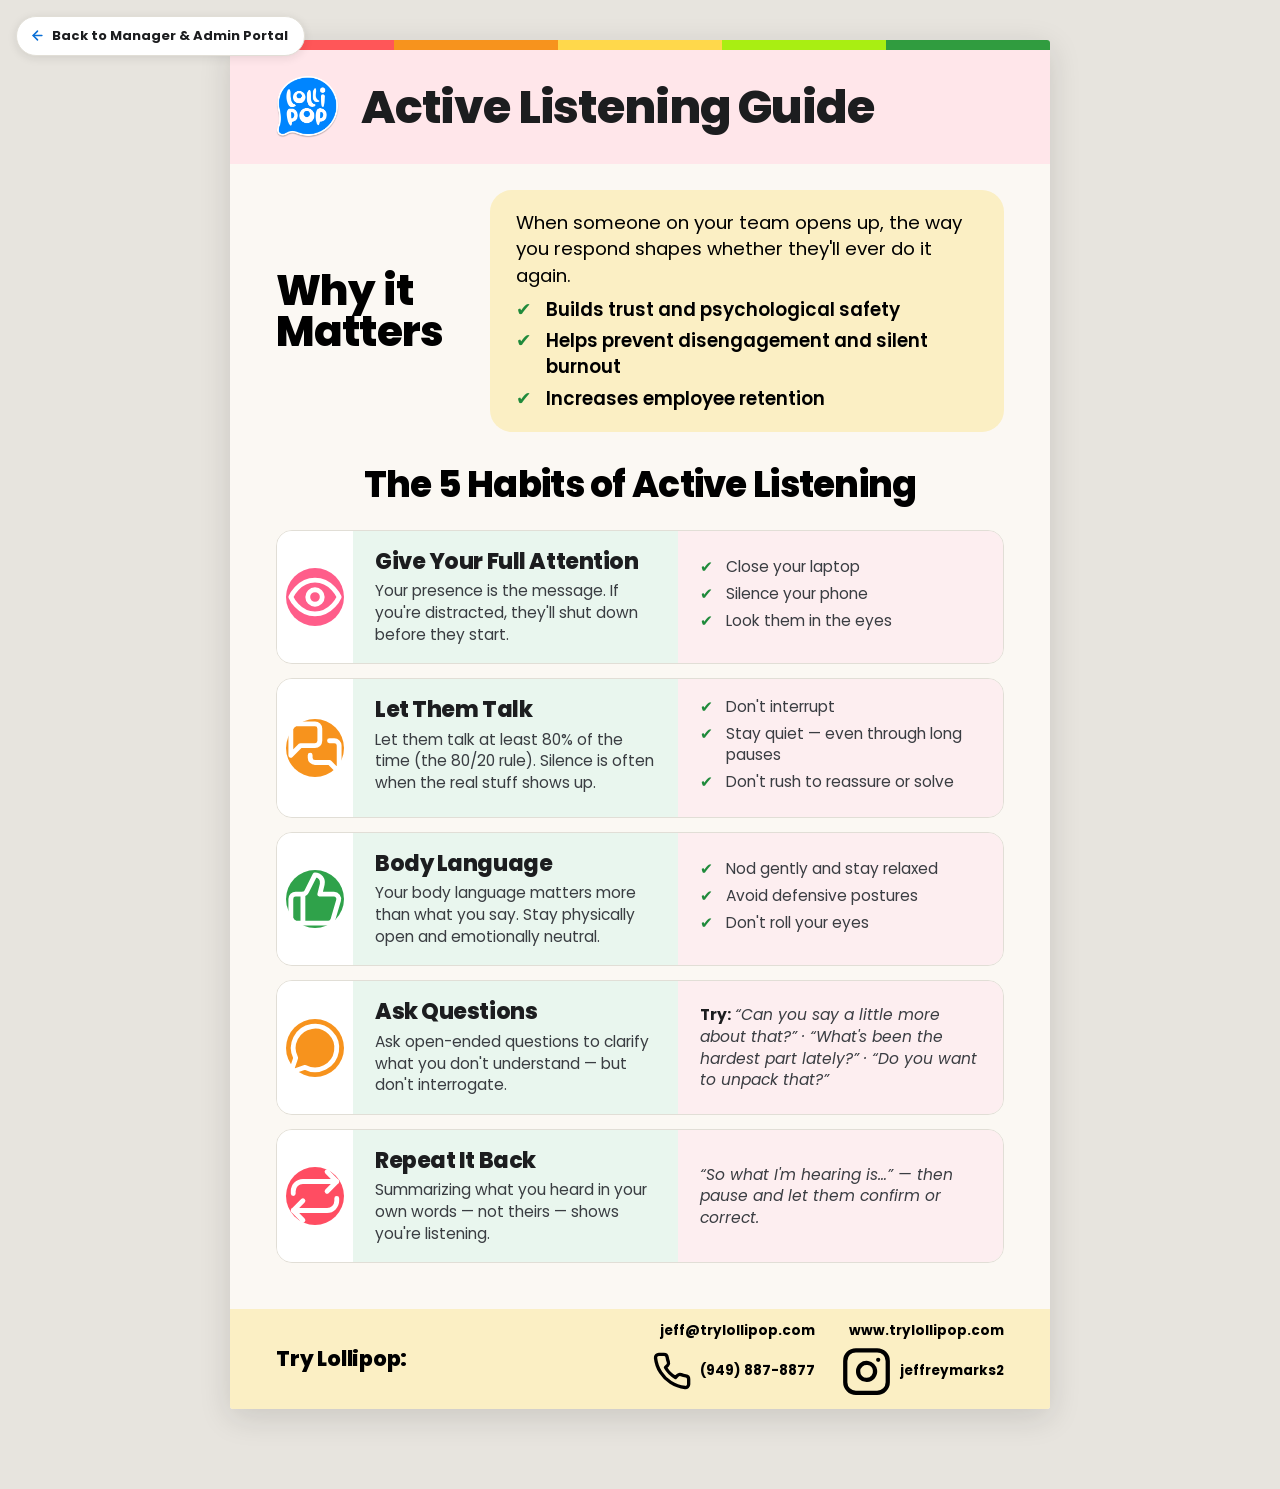
<file: customer-site/Active Listening Guide.html>
<!DOCTYPE html>
<html lang="en">
<head>
<meta charset="UTF-8">
<meta name="viewport" content="width=device-width, initial-scale=1.0">
<title>Active Listening Guide — Lollipop</title>
<link rel="stylesheet" href="_ds/lollipop-design-system-679df722-fc80-41a0-b664-2c92ff44d874/styles.css">
<link rel="stylesheet" href="poster.css">
<script src="icons.js"></script>
<meta name="back-portal" content="index.html">
<script src="back-to-portal.js"></script>
</head>
<body>
<template id="__bundler_thumbnail">
  <svg viewBox="0 0 100 100" xmlns="http://www.w3.org/2000/svg">
    <rect width="100" height="100" fill="#FBF8F3"/>
    <path d="M35 33h30a7 7 0 0 1 7 7v14a7 7 0 0 1-7 7H50l-9 8v-8h-6a7 7 0 0 1-7-7V40a7 7 0 0 1 7-7z" fill="#0085FF"/>
    <circle cx="44" cy="47" r="2.6" fill="#fff"/>
    <circle cx="56" cy="47" r="2.6" fill="#fff"/>
    <path d="M43 53a7 7 0 0 0 14 0" fill="none" stroke="#fff" stroke-width="2.6" stroke-linecap="round"/>
  </svg>
</template>
<div class="posters">
  <section class="poster" data-screen-label="Active Listening Guide">
    <div class="ptop"></div>
    <div class="phdr pink">
      <img src="assets/logos/lollipop-mark.png" alt="Lollipop">
      <h1>Active Listening Guide</h1>
    </div>
    <div class="pbody">
      <div class="why">
        <div class="wlbl">Why it<br>Matters</div>
        <div class="wbox">
          <p>When someone on your team opens up, the way you respond shapes whether they'll ever do it again.</p>
          <ul>
            <li>Builds trust and psychological safety</li>
            <li>Helps prevent disengagement and silent burnout</li>
            <li>Increases employee retention</li>
          </ul>
        </div>
      </div>
      <div class="ptitle">The 5 Habits of Active Listening</div>

      <div class="al">
        <div class="al-row">
          <div class="ic"><span class="itile circ t-pink"><iconify-icon icon="lucide:eye"></iconify-icon></span></div>
          <div class="left"><h3>Give Your Full Attention</h3><p>Your presence is the message. If you're distracted, they'll shut down before they start.</p></div>
          <div class="right"><ul><li>Close your laptop</li><li>Silence your phone</li><li>Look them in the eyes</li></ul></div>
        </div>
        <div class="al-row">
          <div class="ic"><span class="itile circ t-amber"><iconify-icon icon="lucide:messages-square"></iconify-icon></span></div>
          <div class="left"><h3>Let Them Talk</h3><p>Let them talk at least 80% of the time (the 80/20 rule). Silence is often when the real stuff shows up.</p></div>
          <div class="right"><ul><li>Don't interrupt</li><li>Stay quiet — even through long pauses</li><li>Don't rush to reassure or solve</li></ul></div>
        </div>
        <div class="al-row">
          <div class="ic"><span class="itile circ t-green"><iconify-icon icon="lucide:thumbs-up"></iconify-icon></span></div>
          <div class="left"><h3>Body Language</h3><p>Your body language matters more than what you say. Stay physically open and emotionally neutral.</p></div>
          <div class="right"><ul><li>Nod gently and stay relaxed</li><li>Avoid defensive postures</li><li>Don't roll your eyes</li></ul></div>
        </div>
        <div class="al-row">
          <div class="ic"><span class="itile circ t-amber"><iconify-icon icon="lucide:message-circle"></iconify-icon></span></div>
          <div class="left"><h3>Ask Questions</h3><p>Ask open-ended questions to clarify what you don't understand — but don't interrogate.</p></div>
          <div class="right"><div class="try"><b>Try:</b> <i>“Can you say a little more about that?” · “What's been the hardest part lately?” · “Do you want to unpack that?”</i></div></div>
        </div>
        <div class="al-row">
          <div class="ic"><span class="itile circ t-coral"><iconify-icon icon="lucide:repeat"></iconify-icon></span></div>
          <div class="left"><h3>Repeat It Back</h3><p>Summarizing what you heard in your own words — not theirs — shows you're listening.</p></div>
          <div class="right"><div class="try"><i>“So what I'm hearing is…” — then pause and let them confirm or correct.</i></div></div>
        </div>
      </div>
    </div>
    <div class="pfoot-band">
      <div class="tryl">Try Lollipop:</div>
      <div class="contacts">
        <span class="ct"><iconify-icon icon="lucide:mail"></iconify-icon>jeff@trylollipop.com</span>
        <span class="ct"><iconify-icon icon="lucide:globe"></iconify-icon>www.trylollipop.com</span>
        <span class="ct"><iconify-icon icon="lucide:phone"></iconify-icon>(949) 887-8877</span>
        <span class="ct"><iconify-icon icon="lucide:instagram"></iconify-icon>jeffreymarks2</span>
      </div>
    </div>
  </section>
</div>
</body>
</html>
</file>
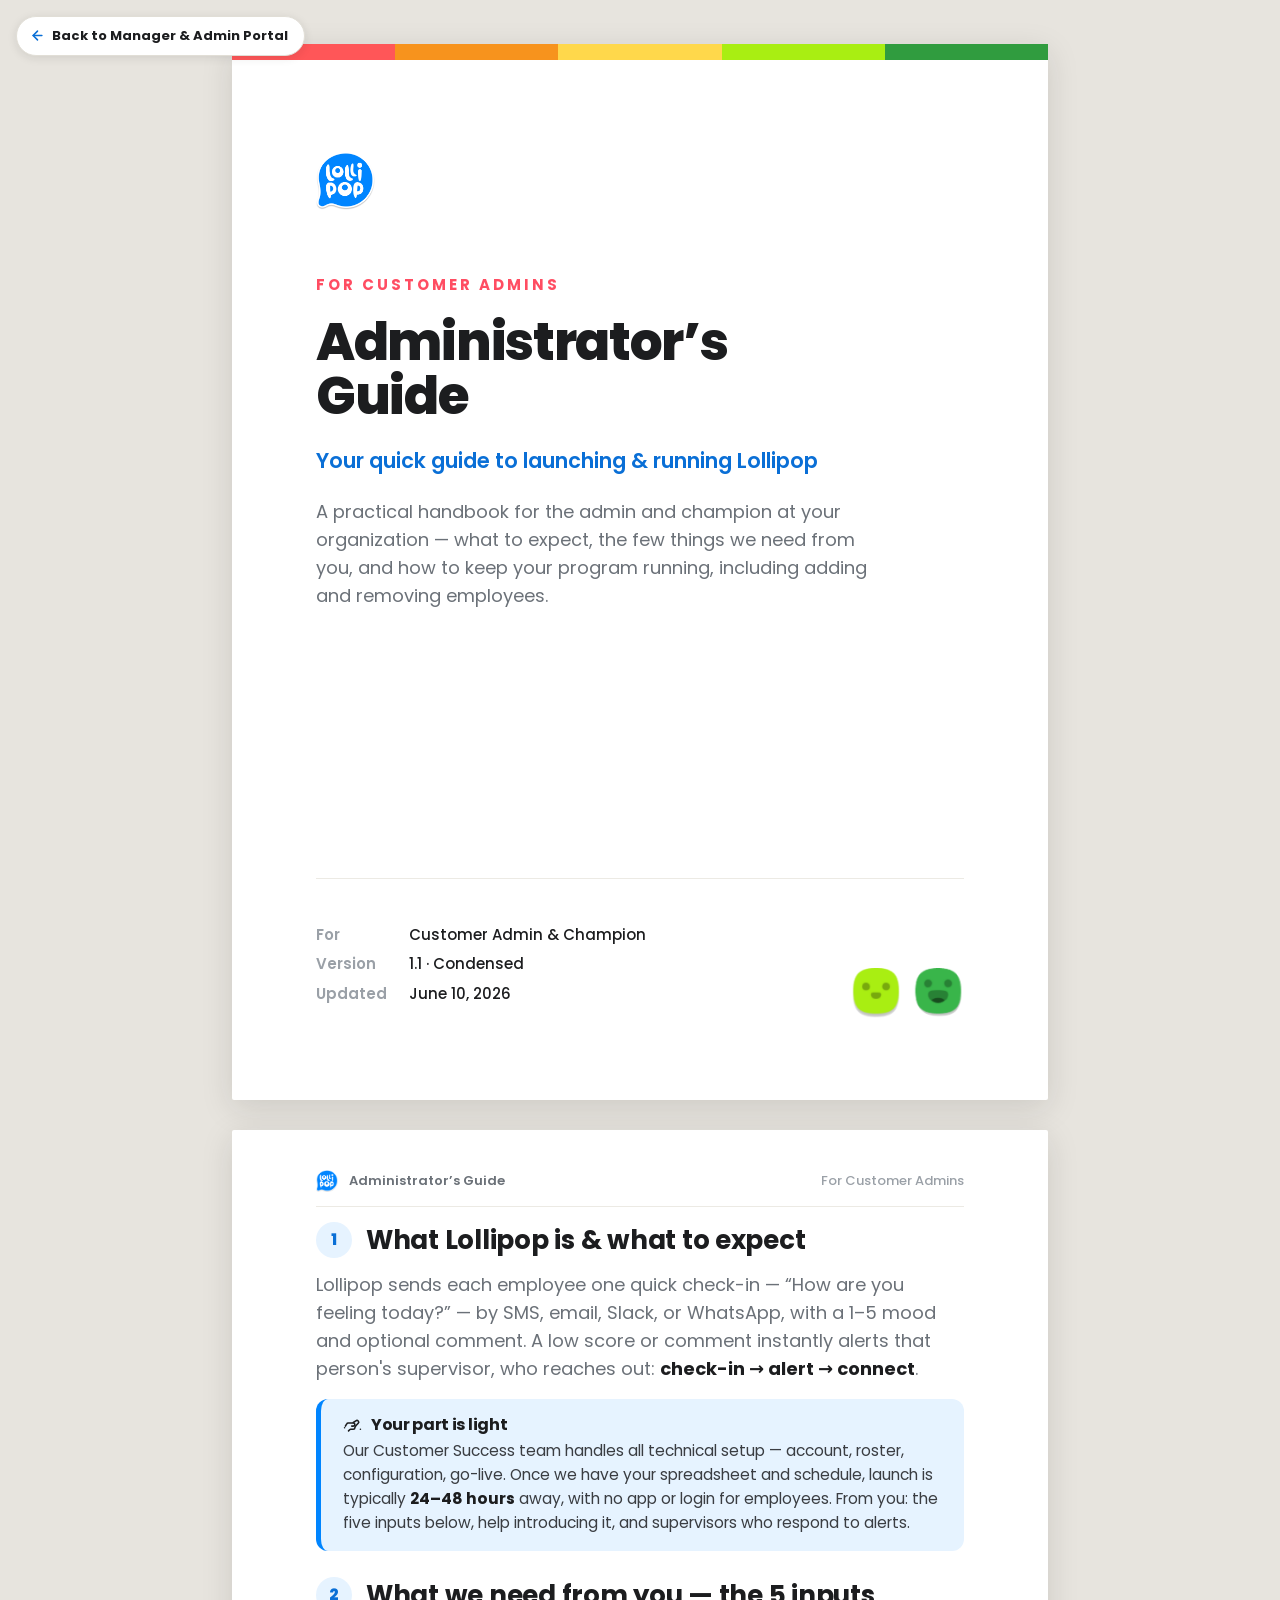
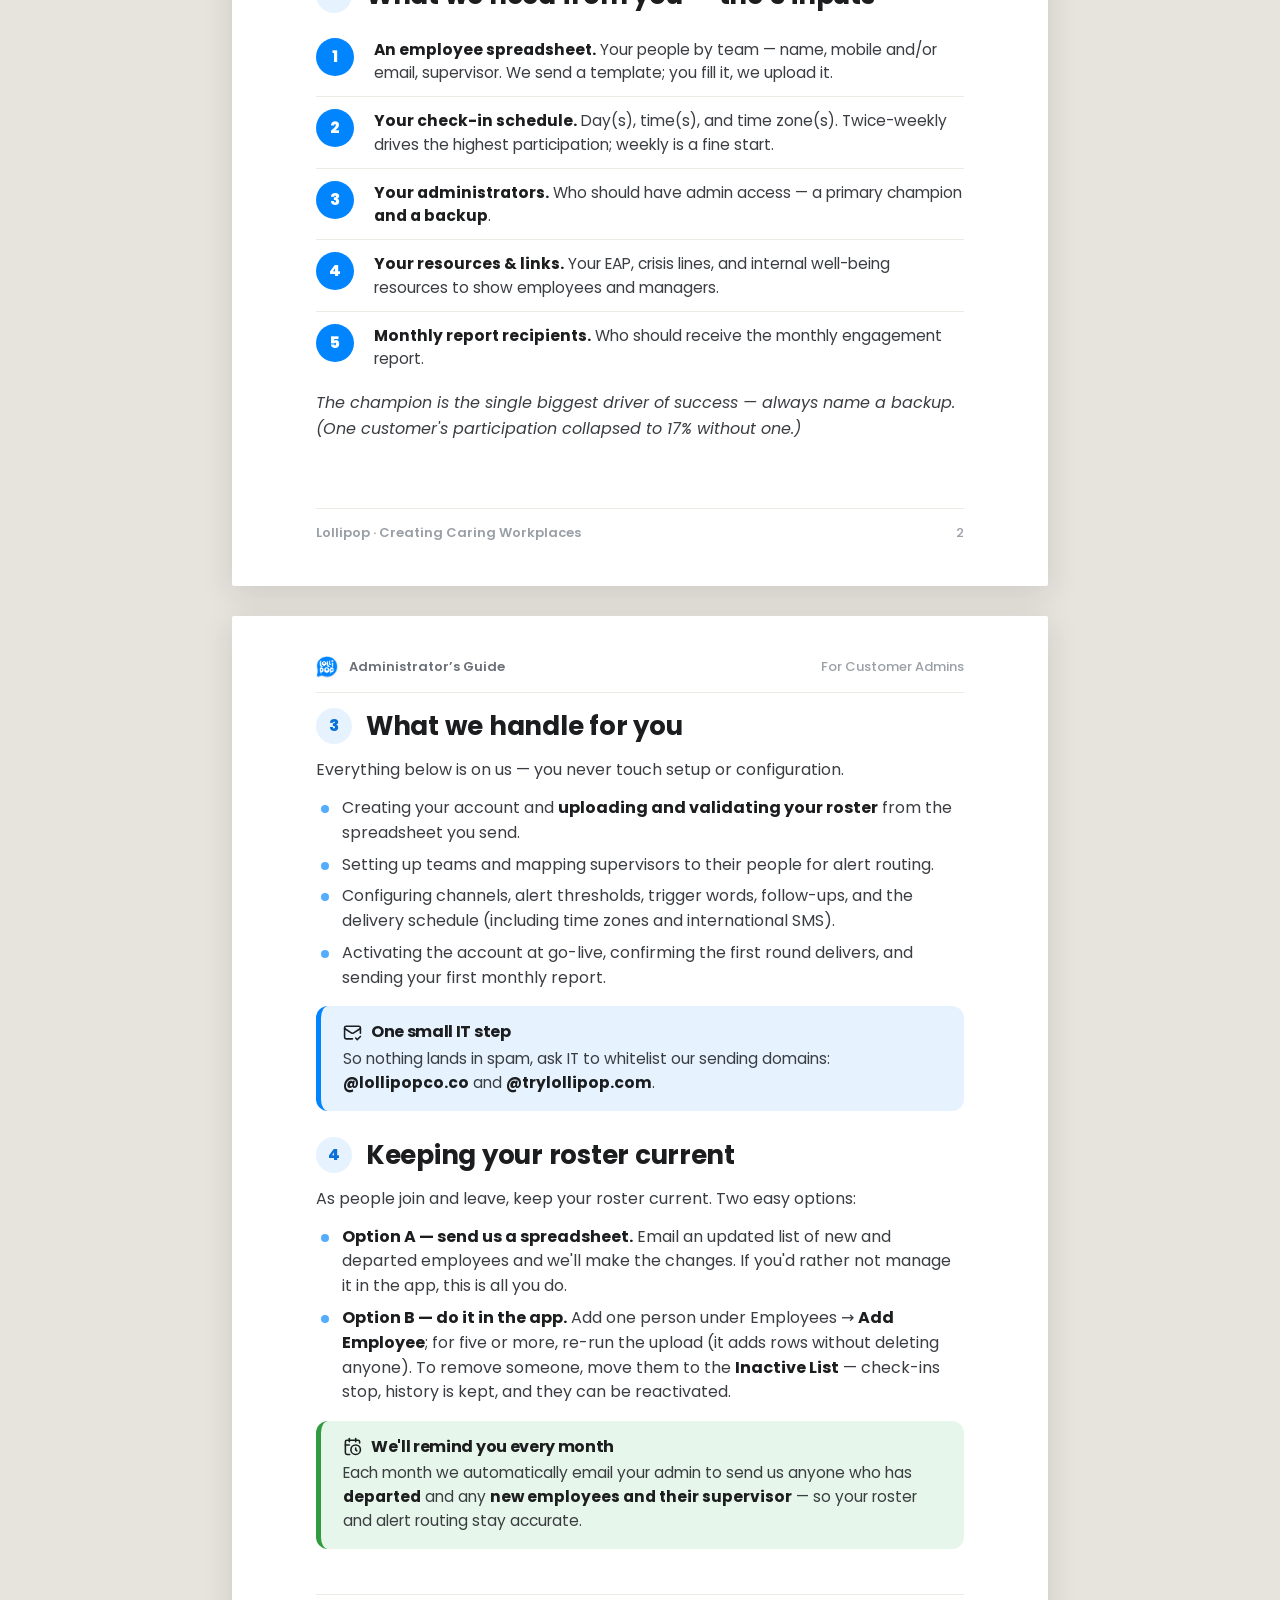
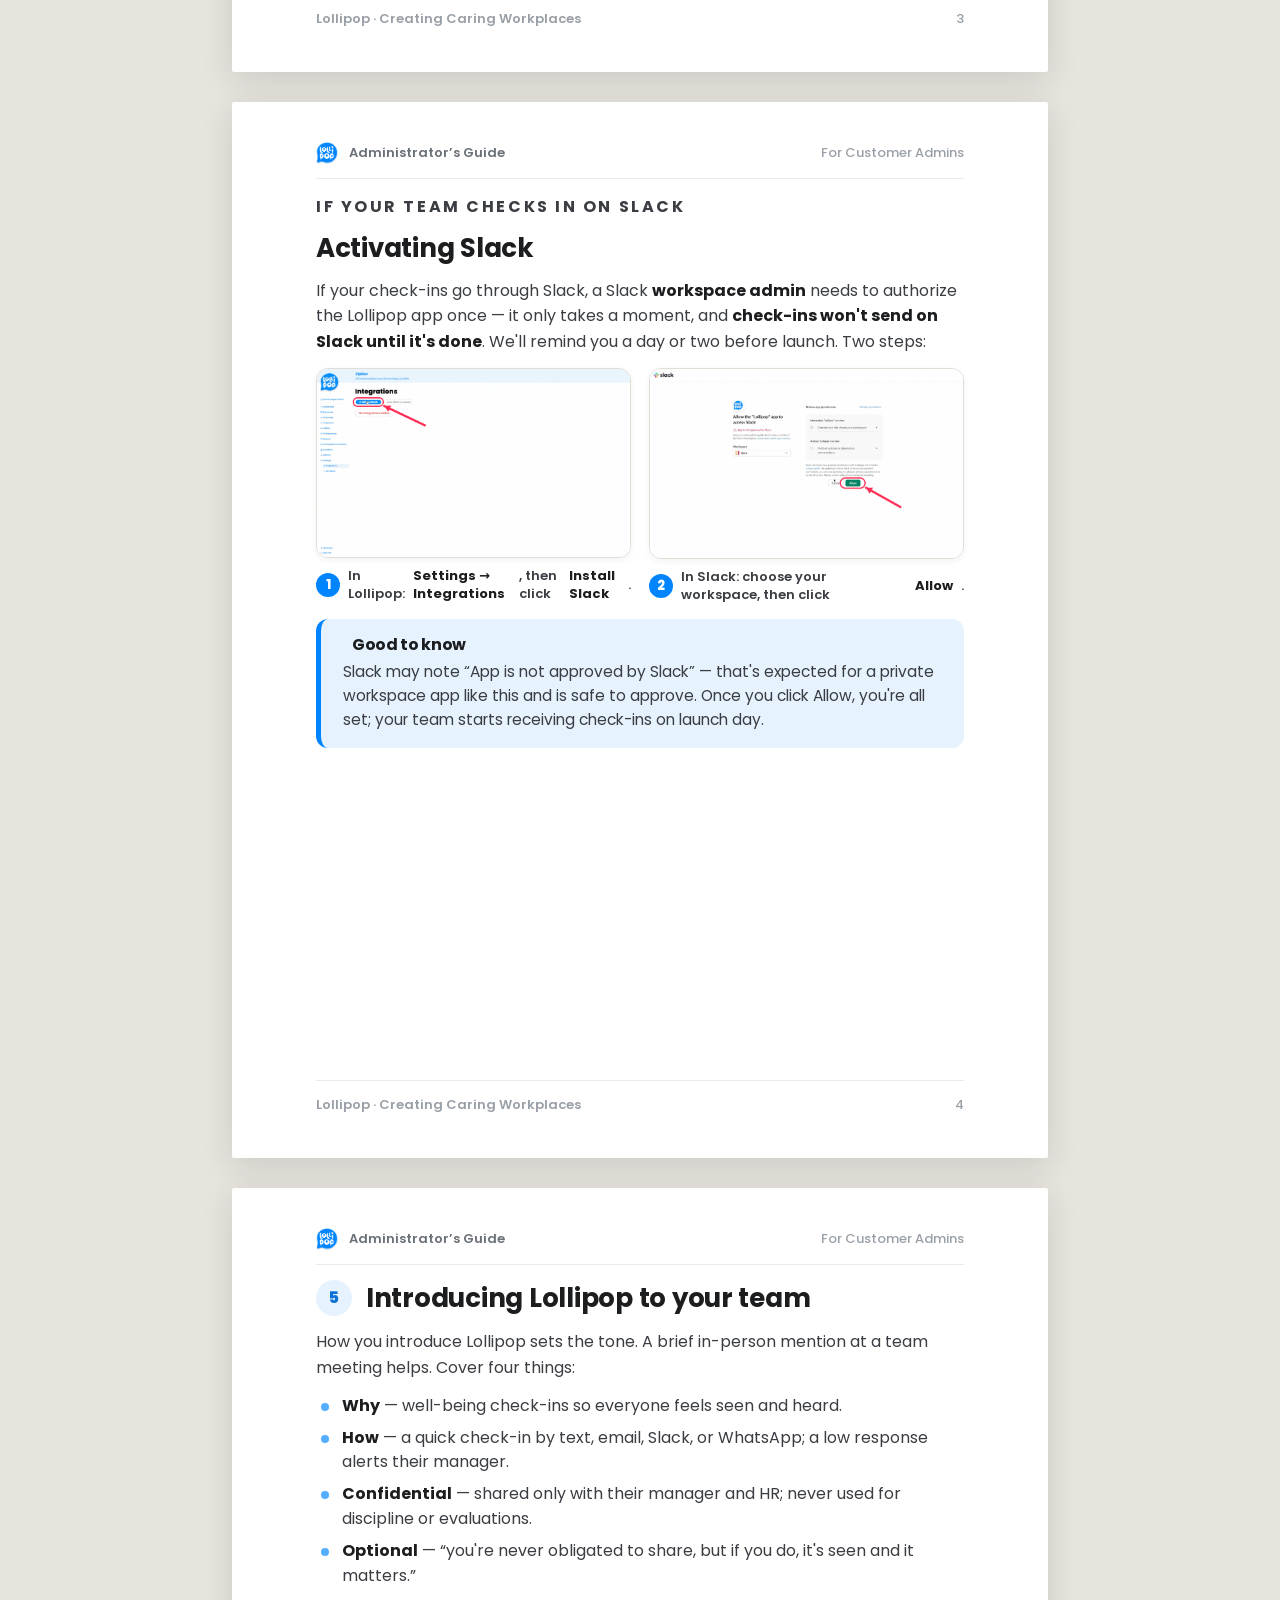
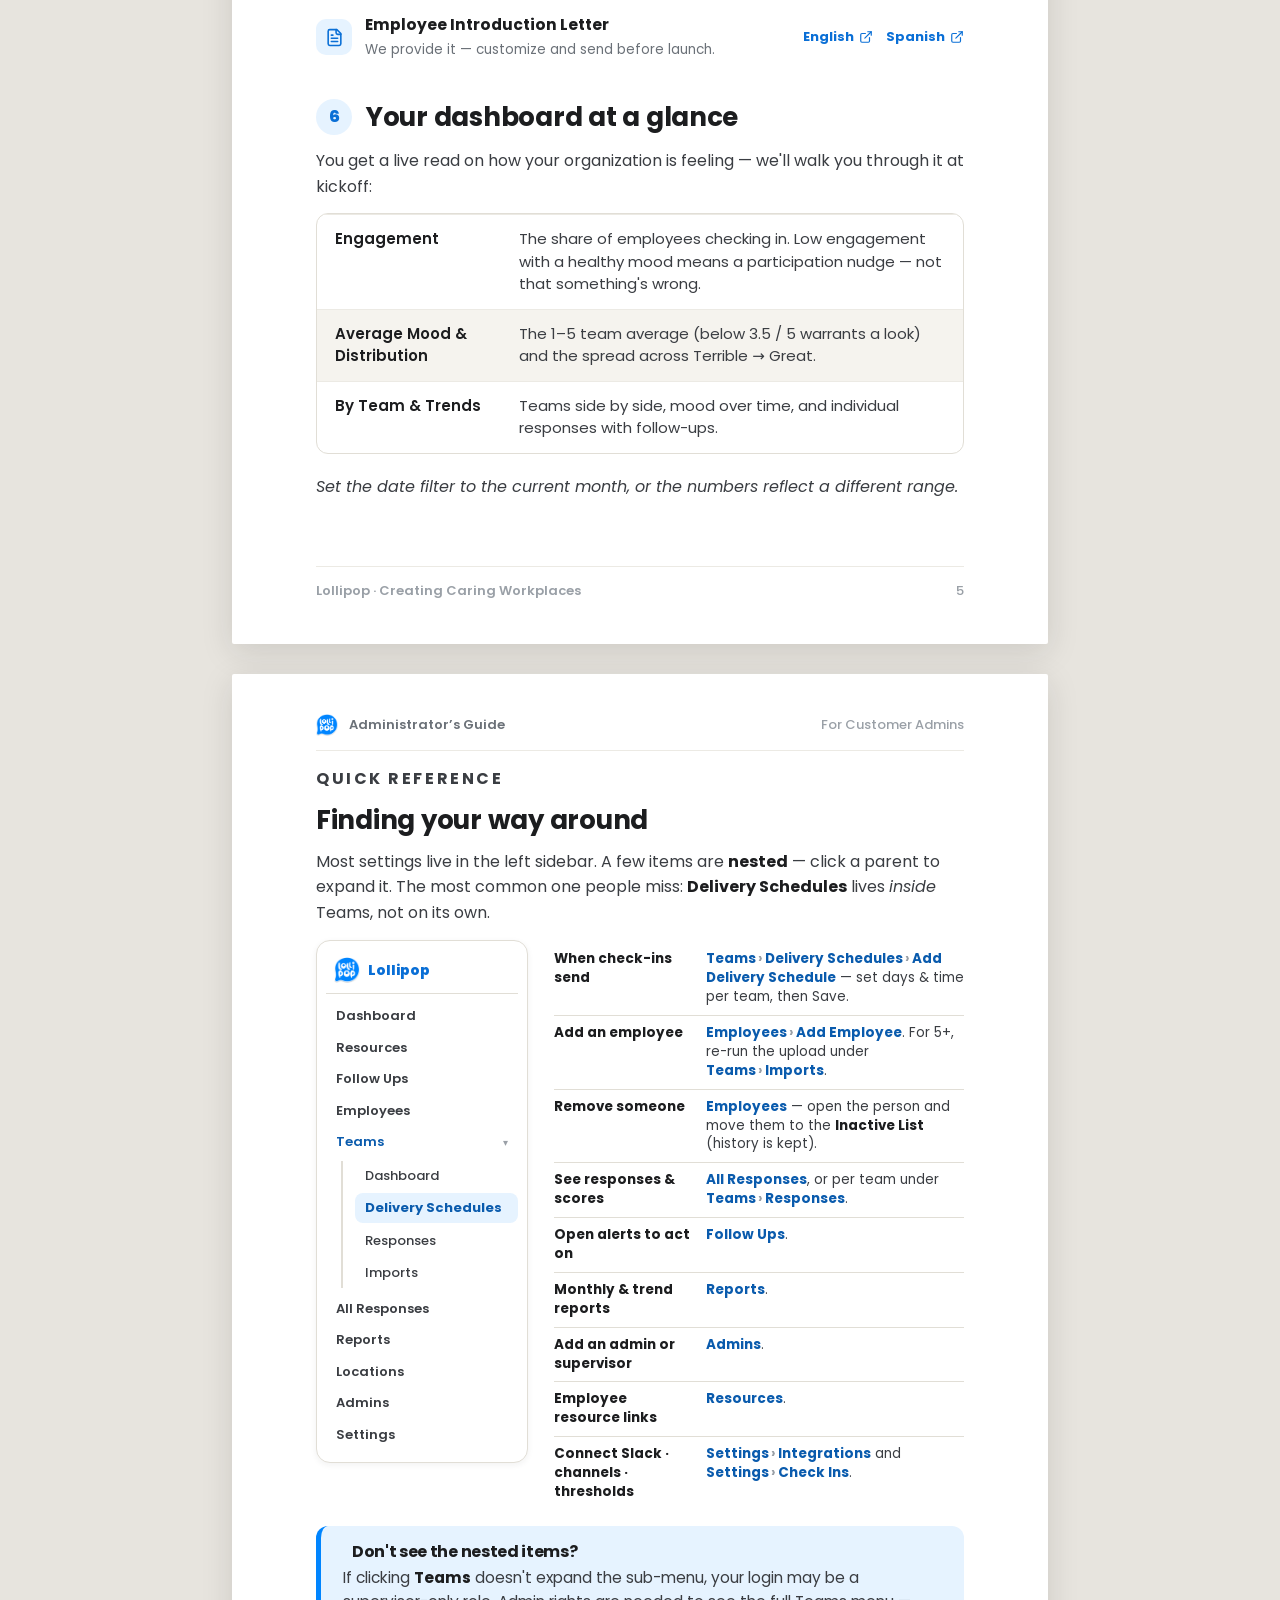
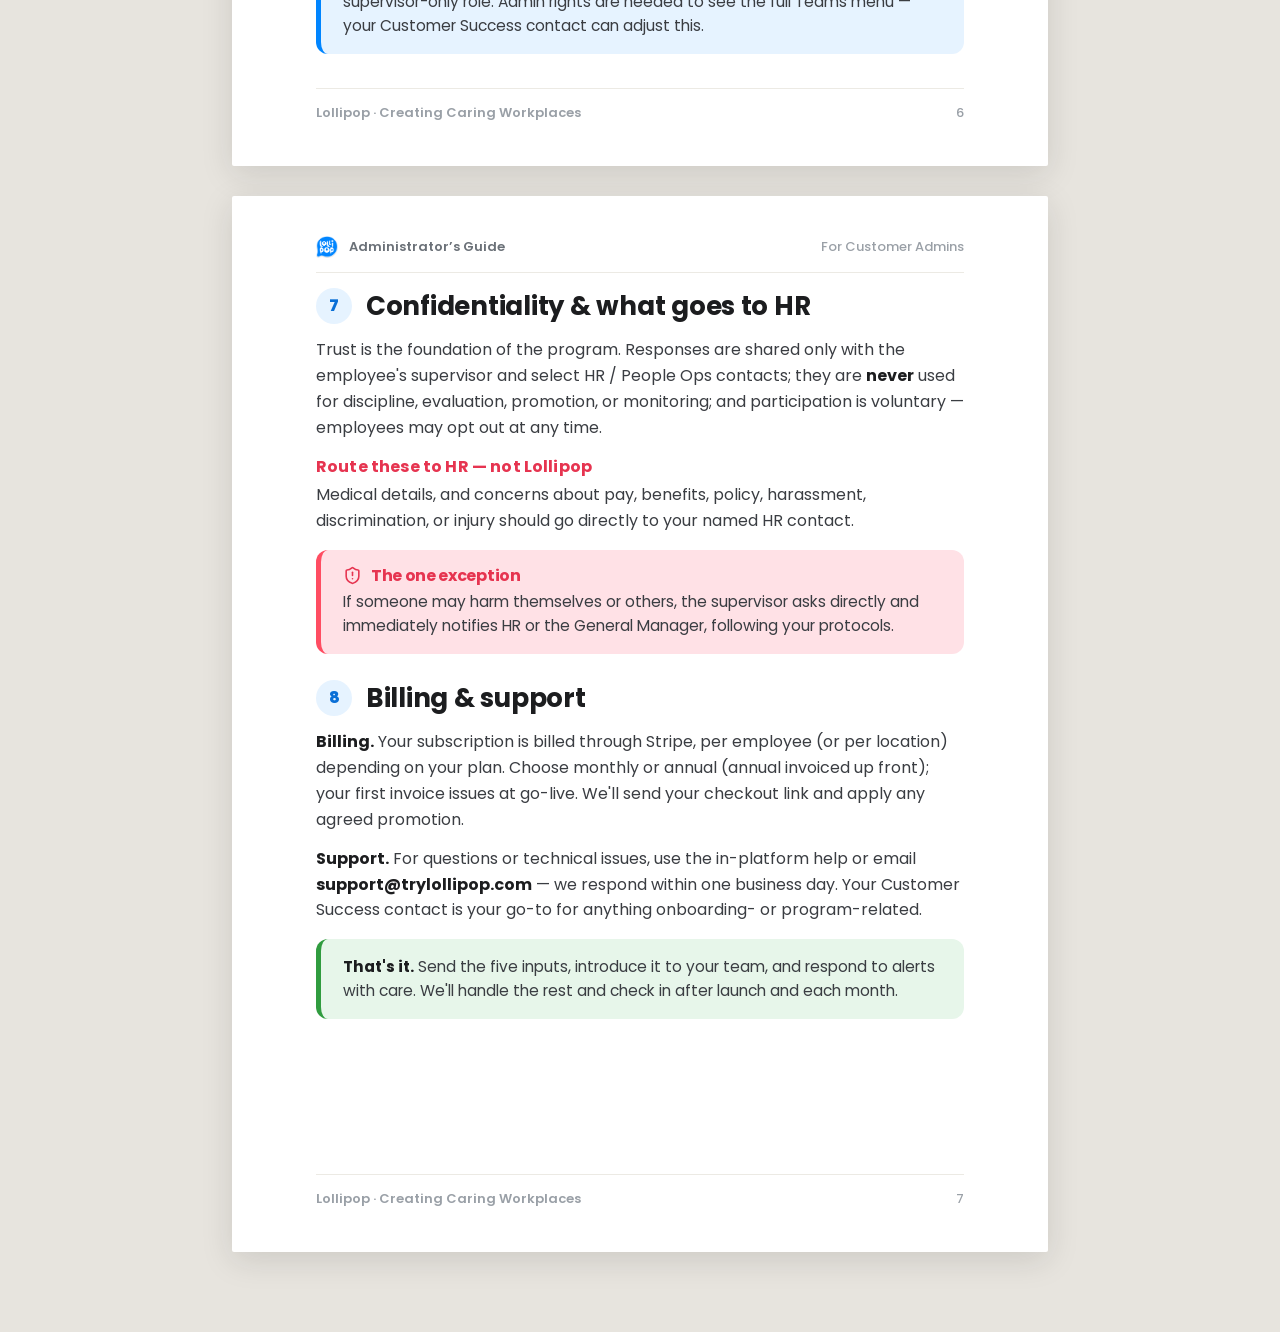
<file: customer-site/Administrator's Guide.html>
<!DOCTYPE html>
<html lang="en">
<head>
<meta charset="UTF-8">
<meta name="viewport" content="width=device-width, initial-scale=1.0">
<title>Administrator's Guide — Lollipop</title>
<link rel="stylesheet" href="_ds/lollipop-design-system-679df722-fc80-41a0-b664-2c92ff44d874/styles.css">
<link rel="stylesheet" href="doc.css">
<link rel="stylesheet" href="appendix.css">
<script src="icons.js"></script>
<style>
  .gpair { display: grid; grid-template-columns: 1fr 1fr; gap: 18px; align-items: start; margin-top: 10px; }
  .gshot { margin: 0; }
  .gshot img { width: 100%; display: block; border: 1px solid var(--line-300); border-radius: 12px; box-shadow: var(--shadow-sm); }
  .gshot figcaption { font-size: 13px; color: var(--ink-600); font-weight: 600; margin-top: 9px; display: flex; align-items: center; gap: 8px; line-height: 1.35; }
  .gnum { width: 24px; height: 24px; border-radius: 50%; background: var(--blue-500); color: #fff; font-weight: 800; font-size: 13px; display: inline-flex; align-items: center; justify-content: center; flex: none; }
  /* Navigation map */
  .navwrap { display: grid; grid-template-columns: 212px 1fr; gap: 26px; align-items: start; margin-top: 14px; }
  .sidebar-mock { background: #fff; border: 1px solid var(--line-300); border-radius: 14px; padding: 12px 9px; box-shadow: var(--shadow-sm); }
  .sidebar-mock .brand { display: flex; align-items: center; gap: 8px; padding: 4px 8px 10px; margin-bottom: 6px; border-bottom: 1px solid var(--line-300); }
  .sidebar-mock .brand img { width: 26px; height: 26px; }
  .sidebar-mock .brand span { font-weight: 800; color: var(--blue-600); font-size: 14px; }
  .sidebar-mock .nav-i { padding: 6px 10px; border-radius: 8px; color: var(--ink-700); font-weight: 600; font-size: 13px; }
  .sidebar-mock .nav-i.parent { color: var(--blue-700); display: flex; justify-content: space-between; align-items: center; }
  .sidebar-mock .nav-i.parent::after { content: "\25BE"; font-size: 10px; color: var(--ink-400); }
  .sidebar-mock .sub { margin: 3px 0 5px 15px; padding-left: 12px; border-left: 2px solid var(--line-300); display: grid; gap: 3px; }
  .sidebar-mock .sub .nav-i { font-weight: 500; color: var(--ink-600); padding: 5px 10px; }
  .sidebar-mock .nav-i.active { background: var(--blue-50); color: var(--blue-700); font-weight: 700; }
  .findtable { width: 100%; border-collapse: collapse; margin-top: 2px; }
  .findtable td { padding: 8px 0; border-bottom: 1px solid var(--line-300); vertical-align: top; font-size: 13.5px; line-height: 1.4; }
  .findtable tr:last-child td { border-bottom: none; }
  .findtable td:first-child { font-weight: 700; color: var(--ink-900); width: 37%; padding-right: 14px; }
  .path-chip { font-weight: 700; color: var(--blue-700); white-space: normal; }
  .path-chip .sep { color: var(--ink-400); font-weight: 700; padding: 0 2px; }
</style>
<meta name="back-portal" content="index.html">
<script src="back-to-portal.js"></script>
</head>
<body>
<template id="__bundler_thumbnail">
  <svg viewBox="0 0 100 100" xmlns="http://www.w3.org/2000/svg">
    <rect width="100" height="100" fill="#FBF8F3"/>
    <path d="M35 33h30a7 7 0 0 1 7 7v14a7 7 0 0 1-7 7H50l-9 8v-8h-6a7 7 0 0 1-7-7V40a7 7 0 0 1 7-7z" fill="#0085FF"/>
    <circle cx="44" cy="47" r="2.6" fill="#fff"/>
    <circle cx="56" cy="47" r="2.6" fill="#fff"/>
    <path d="M43 53a7 7 0 0 0 14 0" fill="none" stroke="#fff" stroke-width="2.6" stroke-linecap="round"/>
  </svg>
</template>
<div class="doc">

  <!-- COVER -->
  <section class="page cover-page" data-screen-label="Cover">
    <div class="cover-rule"></div>
    <div class="cover-in">
      <img class="logo" src="assets/logos/lollipop-mark.png" alt="Lollipop">
      <p class="cover-eyebrow">For Customer Admins</p>
      <h1>Administrator’s<br>Guide</h1>
      <p class="tagline">Your quick guide to launching &amp; running Lollipop</p>
      <p class="blurb">A practical handbook for the admin and champion at your organization — what to expect, the few things we need from you, and how to keep your program running, including adding and removing employees.</p>
      <div class="cover-meta">
        <dl class="kv">
          <dt>For</dt><dd>Customer Admin &amp; Champion</dd>
          <dt>Version</dt><dd>1.1 · Condensed</dd>
          <dt>Updated</dt><dd>June 10, 2026</dd>
        </dl>
        <div class="cover-faces"><img src="assets/moods/good.png" alt=""><img src="assets/moods/great.png" alt=""></div>
      </div>
    </div>
  </section>

  <!-- PAGE 2 — §1 + §2 -->
  <section class="page" data-screen-label="Overview &amp; inputs">
    <div class="phead"><div class="l"><img src="assets/logos/lollipop-mark.png" alt=""><span class="doctitle">Administrator’s Guide</span></div><span>For Customer Admins</span></div>
    <div class="doc-body">
      <div class="sec"><span class="sec-num">1</span><h2>What Lollipop is &amp; what to expect</h2></div>
      <p class="lead">Lollipop sends each employee one quick check-in — “How are you feeling today?” — by SMS, email, Slack, or WhatsApp, with a 1–5 mood and optional comment. A low score or comment instantly alerts that person's supervisor, who reaches out: <strong>check-in → alert → connect</strong>.</p>
      <div class="cal info"><h4><iconify-icon icon="lucide:hand-heart"></iconify-icon>Your part is light</h4><p>Our Customer Success team handles all technical setup — account, roster, configuration, go-live. Once we have your spreadsheet and schedule, launch is typically <strong>24–48 hours</strong> away, with no app or login for employees. From you: the five inputs below, help introducing it, and supervisors who respond to alerts.</p></div>

      <div class="sec"><span class="sec-num">2</span><h2>What we need from you — the 5 inputs</h2></div>
      <div class="steps-list">
        <div class="step"><div class="n">1</div><div class="b"><p><strong>An employee spreadsheet.</strong> Your people by team — name, mobile and/or email, supervisor. We send a template; you fill it, we upload it.</p></div></div>
        <div class="step"><div class="n">2</div><div class="b"><p><strong>Your check-in schedule.</strong> Day(s), time(s), and time zone(s). Twice-weekly drives the highest participation; weekly is a fine start.</p></div></div>
        <div class="step"><div class="n">3</div><div class="b"><p><strong>Your administrators.</strong> Who should have admin access — a primary champion <strong>and a backup</strong>.</p></div></div>
        <div class="step"><div class="n">4</div><div class="b"><p><strong>Your resources &amp; links.</strong> Your EAP, crisis lines, and internal well-being resources to show employees and managers.</p></div></div>
        <div class="step"><div class="n">5</div><div class="b"><p><strong>Monthly report recipients.</strong> Who should receive the monthly engagement report.</p></div></div>
      </div>
      <p class="note">The champion is the single biggest driver of success — always name a backup. (One customer's participation collapsed to 17% without one.)</p>
    </div>
    <div class="pfoot"><span class="ccw">Lollipop · Creating Caring Workplaces</span><span></span></div>
  </section>

  <!-- PAGE 3 — §3 + §4 -->
  <section class="page" data-screen-label="What we handle &amp; roster">
    <div class="phead"><div class="l"><img src="assets/logos/lollipop-mark.png" alt=""><span class="doctitle">Administrator’s Guide</span></div><span>For Customer Admins</span></div>
    <div class="doc-body">
      <div class="sec"><span class="sec-num">3</span><h2>What we handle for you</h2></div>
      <p>Everything below is on us — you never touch setup or configuration.</p>
      <ul>
        <li>Creating your account and <strong>uploading and validating your roster</strong> from the spreadsheet you send.</li>
        <li>Setting up teams and mapping supervisors to their people for alert routing.</li>
        <li>Configuring channels, alert thresholds, trigger words, follow-ups, and the delivery schedule (including time zones and international SMS).</li>
        <li>Activating the account at go-live, confirming the first round delivers, and sending your first monthly report.</li>
      </ul>
      <div class="cal info"><h4><iconify-icon icon="lucide:mail-check"></iconify-icon>One small IT step</h4><p>So nothing lands in spam, ask IT to whitelist our sending domains: <strong>@lollipopco.co</strong> and <strong>@trylollipop.com</strong>.</p></div>

      <div class="sec"><span class="sec-num">4</span><h2>Keeping your roster current</h2></div>
      <p>As people join and leave, keep your roster current. Two easy options:</p>
      <ul>
        <li><strong>Option A — send us a spreadsheet.</strong> Email an updated list of new and departed employees and we'll make the changes. If you'd rather not manage it in the app, this is all you do.</li>
        <li><strong>Option B — do it in the app.</strong> Add one person under Employees → <strong>Add Employee</strong>; for five or more, re-run the upload (it adds rows without deleting anyone). To remove someone, move them to the <strong>Inactive List</strong> — check-ins stop, history is kept, and they can be reactivated.</li>
      </ul>
      <div class="cal ok"><h4><iconify-icon icon="lucide:calendar-clock"></iconify-icon>We'll remind you every month</h4><p>Each month we automatically email your admin to send us anyone who has <strong>departed</strong> and any <strong>new employees and their supervisor</strong> — so your roster and alert routing stay accurate.</p></div>
    </div>
    <div class="pfoot"><span class="ccw">Lollipop · Creating Caring Workplaces</span><span></span></div>
  </section>

  <!-- PAGE 3b — Activating Slack -->
  <section class="page" data-screen-label="Activate Slack">
    <div class="phead"><div class="l"><img src="assets/logos/lollipop-mark.png" alt=""><span class="doctitle">Administrator’s Guide</span></div><span>For Customer Admins</span></div>
    <div class="doc-body">
      <p class="eyebrow-c">If your team checks in on Slack</p>
      <div class="sec mt0"><h2 style="margin:0">Activating Slack</h2></div>
      <p style="margin-top:14px">If your check-ins go through Slack, a Slack <strong>workspace admin</strong> needs to authorize the Lollipop app once — it only takes a moment, and <strong>check-ins won't send on Slack until it's done</strong>. We'll remind you a day or two before launch. Two steps:</p>
      <div class="gpair">
        <figure class="gshot">
          <img src="assets/guide-img/slack-install.png" alt="Lollipop admin Integrations page with the Install Slack button highlighted">
          <figcaption><span class="gnum">1</span>In Lollipop: <strong>Settings → Integrations</strong>, then click <strong>Install Slack</strong>.</figcaption>
        </figure>
        <figure class="gshot">
          <img src="assets/guide-img/slack-allow.png" alt="Slack app-permission screen with the Allow button highlighted">
          <figcaption><span class="gnum">2</span>In Slack: choose your workspace, then click <strong>Allow</strong>.</figcaption>
        </figure>
      </div>
      <div class="cal info"><h4><iconify-icon icon="lucide:info"></iconify-icon>Good to know</h4><p>Slack may note “App is not approved by Slack” — that's expected for a private workspace app like this and is safe to approve. Once you click Allow, you're all set; your team starts receiving check-ins on launch day.</p></div>
    </div>
    <div class="pfoot"><span class="ccw">Lollipop · Creating Caring Workplaces</span><span></span></div>
  </section>

  <!-- PAGE 4 — §5 + §6 -->
  <section class="page" data-screen-label="Introduce &amp; dashboard">
    <div class="phead"><div class="l"><img src="assets/logos/lollipop-mark.png" alt=""><span class="doctitle">Administrator’s Guide</span></div><span>For Customer Admins</span></div>
    <div class="doc-body">
      <div class="sec"><span class="sec-num">5</span><h2>Introducing Lollipop to your team</h2></div>
      <p>How you introduce Lollipop sets the tone. A brief in-person mention at a team meeting helps. Cover four things:</p>
      <ul>
        <li><strong>Why</strong> — well-being check-ins so everyone feels seen and heard.</li>
        <li><strong>How</strong> — a quick check-in by text, email, Slack, or WhatsApp; a low response alerts their manager.</li>
        <li><strong>Confidential</strong> — shared only with their manager and HR; never used for discipline or evaluations.</li>
        <li><strong>Optional</strong> — “you're never obligated to share, but if you do, it's seen and it matters.”</li>
      </ul>
      <div class="linklist">
        <div class="linkrow"><span class="lic"><iconify-icon icon="lucide:file-text"></iconify-icon></span><div class="lbody"><b>Employee Introduction Letter</b><span>We provide it — customize and send before launch.</span></div><a class="go" href="https://docs.google.com/document/d/1BmpfmC5RFZN3UzHn2tVFVybYonTo7DMg/edit?usp=drive_link&amp;ouid=112121891906355391328&amp;rtpof=true&amp;sd=true" target="_blank" rel="noopener">English <iconify-icon icon="lucide:external-link"></iconify-icon></a><a class="go" href="https://docs.google.com/document/d/1fQLzdFcN-Uwyt2uL1LRUJ1K2BdelER4S/edit?usp=drive_link&amp;ouid=112121891906355391328&amp;rtpof=true&amp;sd=true" target="_blank" rel="noopener">Spanish <iconify-icon icon="lucide:external-link"></iconify-icon></a></div>
      </div>

      <div class="sec"><span class="sec-num">6</span><h2>Your dashboard at a glance</h2></div>
      <p>You get a live read on how your organization is feeling — we'll walk you through it at kickoff:</p>
      <table class="btable free">
        <tbody>
          <tr><td>Engagement</td><td>The share of employees checking in. Low engagement with a healthy mood means a participation nudge — not that something's wrong.</td></tr>
          <tr><td>Average Mood &amp; Distribution</td><td>The 1–5 team average (below 3.5 / 5 warrants a look) and the spread across Terrible → Great.</td></tr>
          <tr><td>By Team &amp; Trends</td><td>Teams side by side, mood over time, and individual responses with follow-ups.</td></tr>
        </tbody>
      </table>
      <p class="note">Set the date filter to the current month, or the numbers reflect a different range.</p>
    </div>
    <div class="pfoot"><span class="ccw">Lollipop · Creating Caring Workplaces</span><span></span></div>
  </section>

  <!-- PAGE 4b — Finding your way around -->
  <section class="page" data-screen-label="Finding your way around">
    <div class="phead"><div class="l"><img src="assets/logos/lollipop-mark.png" alt=""><span class="doctitle">Administrator’s Guide</span></div><span>For Customer Admins</span></div>
    <div class="doc-body">
      <p class="eyebrow-c">Quick reference</p>
      <div class="sec mt0"><h2 style="margin:0">Finding your way around</h2></div>
      <p style="margin-top:12px">Most settings live in the left sidebar. A few items are <strong>nested</strong> — click a parent to expand it. The most common one people miss: <strong>Delivery Schedules</strong> lives <em>inside</em> Teams, not on its own.</p>
      <div class="navwrap">
        <div class="sidebar-mock">
          <div class="brand"><img src="assets/logos/lollipop-mark.png" alt=""><span>Lollipop</span></div>
          <div class="nav-i">Dashboard</div>
          <div class="nav-i">Resources</div>
          <div class="nav-i">Follow Ups</div>
          <div class="nav-i">Employees</div>
          <div class="nav-i parent">Teams</div>
          <div class="sub">
            <div class="nav-i">Dashboard</div>
            <div class="nav-i active">Delivery Schedules</div>
            <div class="nav-i">Responses</div>
            <div class="nav-i">Imports</div>
          </div>
          <div class="nav-i">All Responses</div>
          <div class="nav-i">Reports</div>
          <div class="nav-i">Locations</div>
          <div class="nav-i">Admins</div>
          <div class="nav-i">Settings</div>
        </div>
        <table class="findtable">
          <tbody>
            <tr><td>When check-ins send</td><td><span class="path-chip">Teams<span class="sep">›</span>Delivery Schedules<span class="sep">›</span>Add Delivery Schedule</span> — set days &amp; time per team, then Save.</td></tr>
            <tr><td>Add an employee</td><td><span class="path-chip">Employees<span class="sep">›</span>Add Employee</span>. For 5+, re-run the upload under <span class="path-chip">Teams<span class="sep">›</span>Imports</span>.</td></tr>
            <tr><td>Remove someone</td><td><span class="path-chip">Employees</span> — open the person and move them to the <strong>Inactive List</strong> (history is kept).</td></tr>
            <tr><td>See responses &amp; scores</td><td><span class="path-chip">All Responses</span>, or per team under <span class="path-chip">Teams<span class="sep">›</span>Responses</span>.</td></tr>
            <tr><td>Open alerts to act on</td><td><span class="path-chip">Follow Ups</span>.</td></tr>
            <tr><td>Monthly &amp; trend reports</td><td><span class="path-chip">Reports</span>.</td></tr>
            <tr><td>Add an admin or supervisor</td><td><span class="path-chip">Admins</span>.</td></tr>
            <tr><td>Employee resource links</td><td><span class="path-chip">Resources</span>.</td></tr>
            <tr><td>Connect Slack · channels · thresholds</td><td><span class="path-chip">Settings<span class="sep">›</span>Integrations</span> and <span class="path-chip">Settings<span class="sep">›</span>Check Ins</span>.</td></tr>
          </tbody>
        </table>
      </div>
      <div class="cal info"><h4><iconify-icon icon="lucide:info"></iconify-icon>Don't see the nested items?</h4><p>If clicking <strong>Teams</strong> doesn't expand the sub-menu, your login may be a supervisor-only role. Admin rights are needed to see the full Teams menu — your Customer Success contact can adjust this.</p></div>
    </div>
    <div class="pfoot"><span class="ccw">Lollipop · Creating Caring Workplaces</span><span></span></div>
  </section>

  <!-- PAGE 5 — §7 + §8 -->
  <section class="page" data-screen-label="Confidentiality, billing &amp; support">
    <div class="phead"><div class="l"><img src="assets/logos/lollipop-mark.png" alt=""><span class="doctitle">Administrator’s Guide</span></div><span>For Customer Admins</span></div>
    <div class="doc-body">
      <div class="sec"><span class="sec-num">7</span><h2>Confidentiality &amp; what goes to HR</h2></div>
      <p>Trust is the foundation of the program. Responses are shared only with the employee's supervisor and select HR / People Ops contacts; they are <strong>never</strong> used for discipline, evaluation, promotion, or monitoring; and participation is voluntary — employees may opt out at any time.</p>
      <h4 class="subb">Route these to HR — not Lollipop</h4>
      <p>Medical details, and concerns about pay, benefits, policy, harassment, discrimination, or injury should go directly to your named HR contact.</p>
      <div class="cal crit"><h4><iconify-icon icon="lucide:shield-alert"></iconify-icon>The one exception</h4><p>If someone may harm themselves or others, the supervisor asks directly and immediately notifies HR or the General Manager, following your protocols.</p></div>

      <div class="sec"><span class="sec-num">8</span><h2>Billing &amp; support</h2></div>
      <p><strong>Billing.</strong> Your subscription is billed through Stripe, per employee (or per location) depending on your plan. Choose monthly or annual (annual invoiced up front); your first invoice issues at go-live. We'll send your checkout link and apply any agreed promotion.</p>
      <p><strong>Support.</strong> For questions or technical issues, use the in-platform help or email <strong>support@trylollipop.com</strong> — we respond within one business day. Your Customer Success contact is your go-to for anything onboarding- or program-related.</p>
      <div class="cal ok"><p><strong>That's it.</strong> Send the five inputs, introduce it to your team, and respond to alerts with care. We'll handle the rest and check in after launch and each month.</p></div>
    </div>
    <div class="pfoot"><span class="ccw">Lollipop · Creating Caring Workplaces</span><span></span></div>
  </section>

</div>
</body>
</html>
</file>
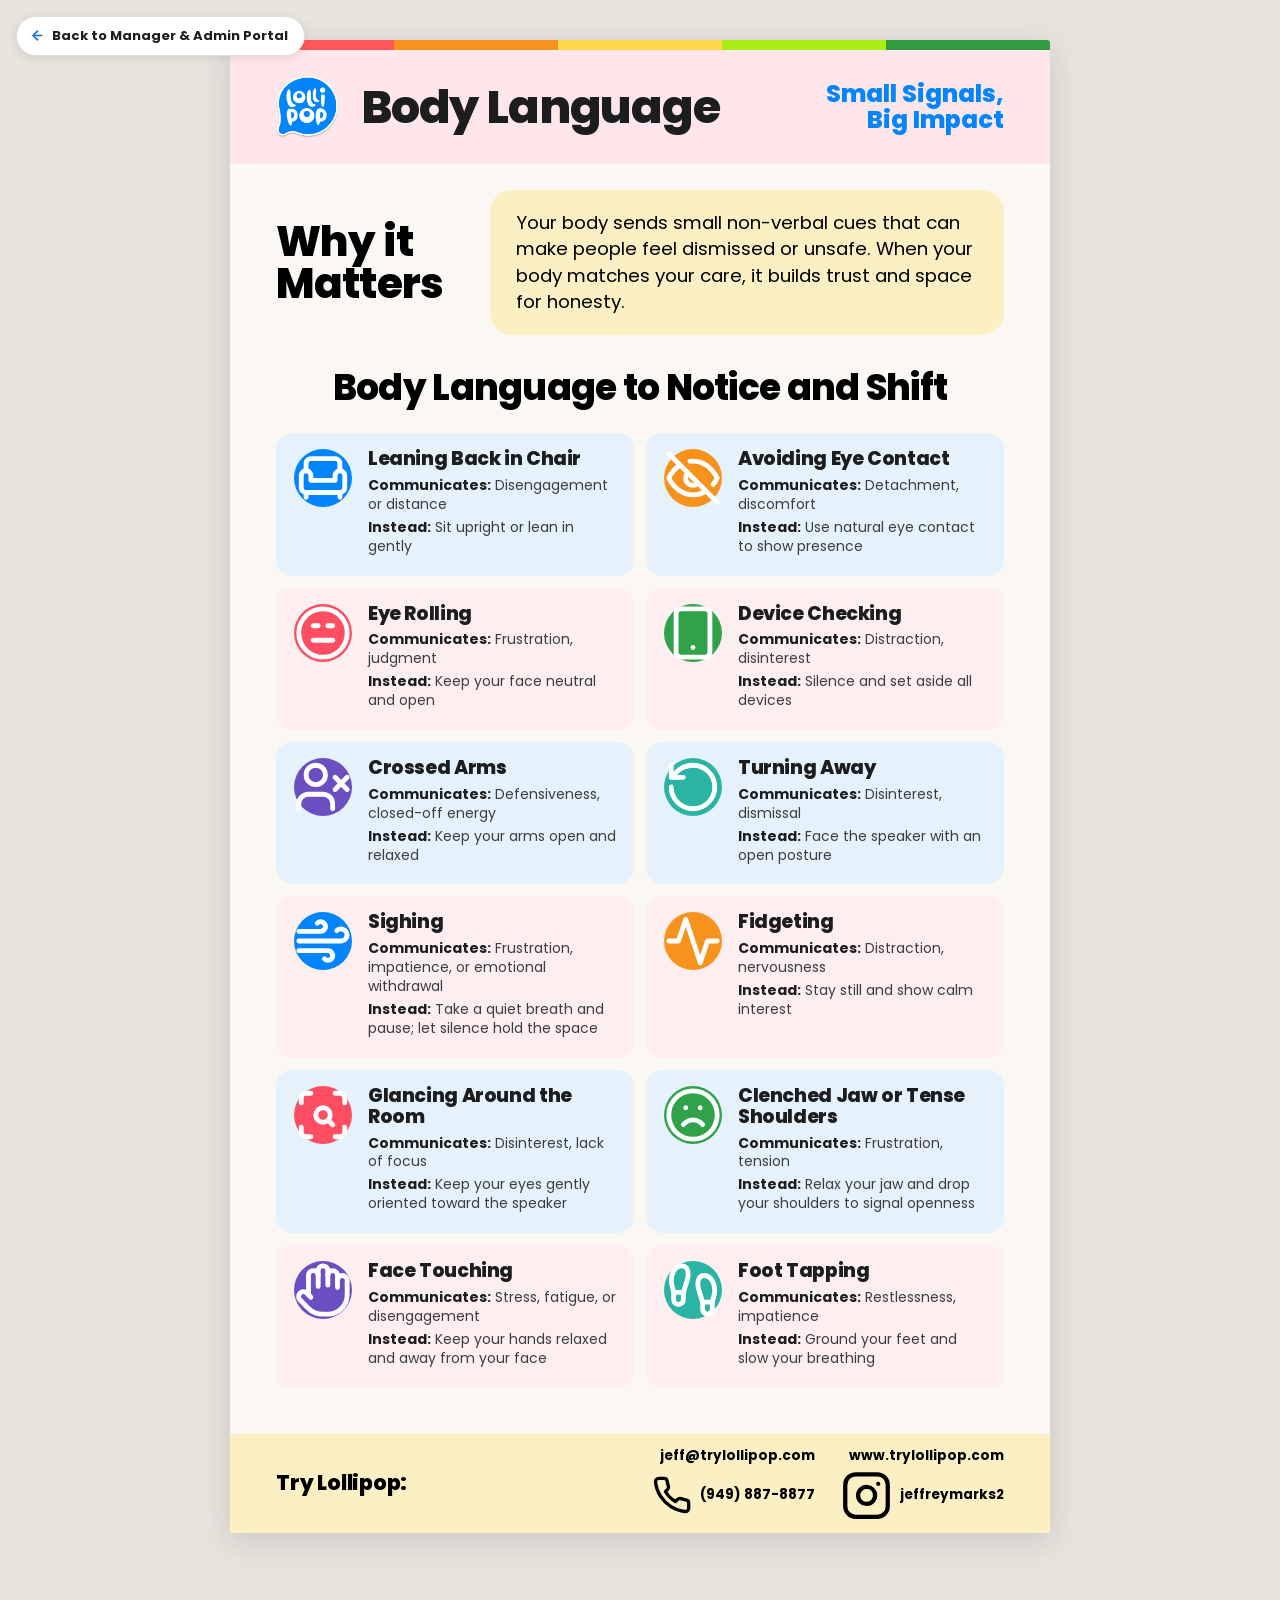
<file: customer-site/Body Language.html>
<!DOCTYPE html>
<html lang="en">
<head>
<meta charset="UTF-8">
<meta name="viewport" content="width=device-width, initial-scale=1.0">
<title>Body Language — Lollipop</title>
<link rel="stylesheet" href="_ds/lollipop-design-system-679df722-fc80-41a0-b664-2c92ff44d874/styles.css">
<link rel="stylesheet" href="poster.css">
<script src="icons.js"></script>
<meta name="back-portal" content="index.html">
<script src="back-to-portal.js"></script>
</head>
<body>
<template id="__bundler_thumbnail">
  <svg viewBox="0 0 100 100" xmlns="http://www.w3.org/2000/svg">
    <rect width="100" height="100" fill="#FBF8F3"/>
    <path d="M35 33h30a7 7 0 0 1 7 7v14a7 7 0 0 1-7 7H50l-9 8v-8h-6a7 7 0 0 1-7-7V40a7 7 0 0 1 7-7z" fill="#0085FF"/>
    <circle cx="44" cy="47" r="2.6" fill="#fff"/>
    <circle cx="56" cy="47" r="2.6" fill="#fff"/>
    <path d="M43 53a7 7 0 0 0 14 0" fill="none" stroke="#fff" stroke-width="2.6" stroke-linecap="round"/>
  </svg>
</template>
<div class="posters">
  <section class="poster" data-screen-label="Body Language">
    <div class="ptop"></div>
    <div class="phdr pink">
      <img src="assets/logos/lollipop-mark.png" alt="Lollipop">
      <h1>Body Language</h1>
      <div class="sig">Small Signals,<br>Big Impact</div>
    </div>
    <div class="pbody">
      <div class="why">
        <div class="wlbl">Why it<br>Matters</div>
        <div class="wbox"><p>Your body sends small non-verbal cues that can make people feel dismissed or unsafe. When your body matches your care, it builds trust and space for honesty.</p></div>
      </div>
      <div class="ptitle">Body Language to Notice and Shift</div>

      <div class="blgrid">
        <div class="bl-item a"><span class="itile circ t-blue ic"><iconify-icon icon="lucide:armchair"></iconify-icon></span><div><h3>Leaning Back in Chair</h3><p><b>Communicates:</b> Disengagement or distance</p><p><b>Instead:</b> Sit upright or lean in gently</p></div></div>
        <div class="bl-item a"><span class="itile circ t-amber ic"><iconify-icon icon="lucide:eye-off"></iconify-icon></span><div><h3>Avoiding Eye Contact</h3><p><b>Communicates:</b> Detachment, discomfort</p><p><b>Instead:</b> Use natural eye contact to show presence</p></div></div>
        <div class="bl-item b"><span class="itile circ t-coral ic"><iconify-icon icon="lucide:annoyed"></iconify-icon></span><div><h3>Eye Rolling</h3><p><b>Communicates:</b> Frustration, judgment</p><p><b>Instead:</b> Keep your face neutral and open</p></div></div>
        <div class="bl-item b"><span class="itile circ t-green ic"><iconify-icon icon="lucide:smartphone"></iconify-icon></span><div><h3>Device Checking</h3><p><b>Communicates:</b> Distraction, disinterest</p><p><b>Instead:</b> Silence and set aside all devices</p></div></div>
        <div class="bl-item a"><span class="itile circ t-purple ic"><iconify-icon icon="lucide:user-x"></iconify-icon></span><div><h3>Crossed Arms</h3><p><b>Communicates:</b> Defensiveness, closed-off energy</p><p><b>Instead:</b> Keep your arms open and relaxed</p></div></div>
        <div class="bl-item a"><span class="itile circ t-teal ic"><iconify-icon icon="lucide:rotate-ccw"></iconify-icon></span><div><h3>Turning Away</h3><p><b>Communicates:</b> Disinterest, dismissal</p><p><b>Instead:</b> Face the speaker with an open posture</p></div></div>
        <div class="bl-item b"><span class="itile circ t-blue ic"><iconify-icon icon="lucide:wind"></iconify-icon></span><div><h3>Sighing</h3><p><b>Communicates:</b> Frustration, impatience, or emotional withdrawal</p><p><b>Instead:</b> Take a quiet breath and pause; let silence hold the space</p></div></div>
        <div class="bl-item b"><span class="itile circ t-amber ic"><iconify-icon icon="lucide:activity"></iconify-icon></span><div><h3>Fidgeting</h3><p><b>Communicates:</b> Distraction, nervousness</p><p><b>Instead:</b> Stay still and show calm interest</p></div></div>
        <div class="bl-item a"><span class="itile circ t-coral ic"><iconify-icon icon="lucide:scan-search"></iconify-icon></span><div><h3>Glancing Around the Room</h3><p><b>Communicates:</b> Disinterest, lack of focus</p><p><b>Instead:</b> Keep your eyes gently oriented toward the speaker</p></div></div>
        <div class="bl-item a"><span class="itile circ t-green ic"><iconify-icon icon="lucide:frown"></iconify-icon></span><div><h3>Clenched Jaw or Tense Shoulders</h3><p><b>Communicates:</b> Frustration, tension</p><p><b>Instead:</b> Relax your jaw and drop your shoulders to signal openness</p></div></div>
        <div class="bl-item b"><span class="itile circ t-purple ic"><iconify-icon icon="lucide:hand"></iconify-icon></span><div><h3>Face Touching</h3><p><b>Communicates:</b> Stress, fatigue, or disengagement</p><p><b>Instead:</b> Keep your hands relaxed and away from your face</p></div></div>
        <div class="bl-item b"><span class="itile circ t-teal ic"><iconify-icon icon="lucide:footprints"></iconify-icon></span><div><h3>Foot Tapping</h3><p><b>Communicates:</b> Restlessness, impatience</p><p><b>Instead:</b> Ground your feet and slow your breathing</p></div></div>
      </div>
    </div>
    <div class="pfoot-band">
      <div class="tryl">Try Lollipop:</div>
      <div class="contacts">
        <span class="ct"><iconify-icon icon="lucide:mail"></iconify-icon>jeff@trylollipop.com</span>
        <span class="ct"><iconify-icon icon="lucide:globe"></iconify-icon>www.trylollipop.com</span>
        <span class="ct"><iconify-icon icon="lucide:phone"></iconify-icon>(949) 887-8877</span>
        <span class="ct"><iconify-icon icon="lucide:instagram"></iconify-icon>jeffreymarks2</span>
      </div>
    </div>
  </section>
</div>
</body>
</html>
</file>
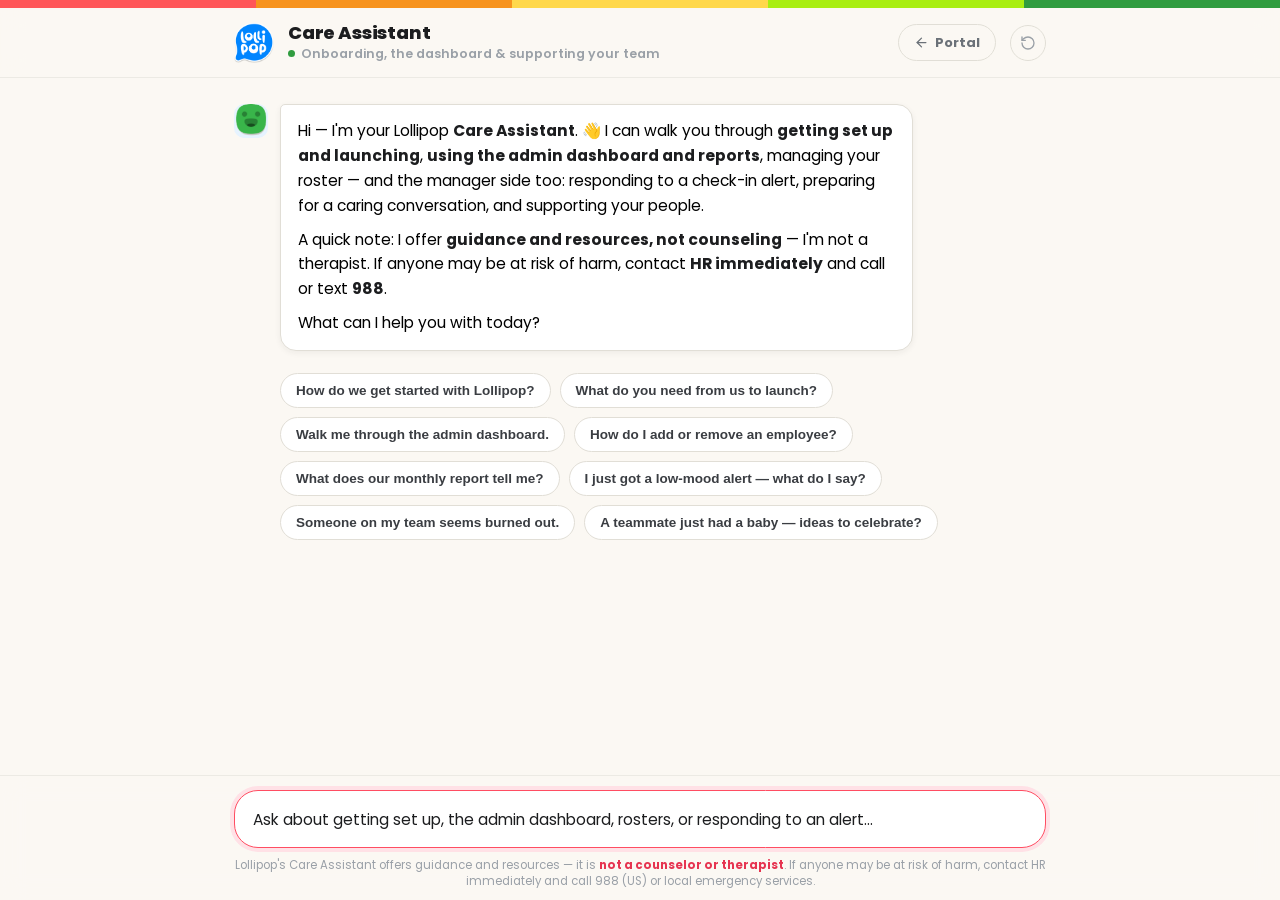
<file: customer-site/Care Assistant.html>
<!DOCTYPE html>
<html lang="en">
<head>
<meta charset="UTF-8">
<meta name="viewport" content="width=device-width, initial-scale=1.0">
<title>Lollipop Care Assistant</title>
<link rel="stylesheet" href="_ds/lollipop-design-system-679df722-fc80-41a0-b664-2c92ff44d874/styles.css">
<script src="icons.js"></script>
<style>
  * { box-sizing: border-box; }
  html, body { height: 100%; }
  body { background: var(--cream); font-family: var(--font-brand); margin: 0; color: var(--ink-800); display: flex; flex-direction: column; height: 100vh; overflow: hidden; }
  .spectrum { height: 8px; flex: none; background: linear-gradient(90deg, var(--mood-terrible) 0 20%, var(--mood-bad) 20% 40%, var(--mood-okay) 40% 60%, var(--mood-good) 60% 80%, var(--mood-great) 80% 100%); }

  /* ---- Header ---- */
  header { flex: none; background: rgba(251,248,243,0.86); backdrop-filter: blur(12px); border-bottom: 1px solid var(--line-200); }
  .hbar { max-width: 860px; margin: 0 auto; padding: 14px 24px; display: flex; align-items: center; gap: 14px; }
  .hbar .mark { width: 40px; height: 40px; border-radius: 11px; display: flex; align-items: center; justify-content: center; flex: none; }
  .hbar .mark img { width: 40px; height: 40px; }
  .hbar .htext { flex: 1; min-width: 0; }
  .hbar .htext h1 { font-size: 18px; font-weight: 800; letter-spacing: -0.01em; color: var(--ink-900); margin: 0; }
  .hbar .htext p { font-size: 12.5px; font-weight: 600; color: var(--ink-400); margin: 1px 0 0; display: flex; align-items: center; gap: 6px; }
  .hbar .htext .dot { width: 7px; height: 7px; border-radius: 50%; background: var(--positive); display: inline-block; }
  .hbar a.back { flex: none; font-size: 13px; font-weight: 700; color: var(--ink-500); text-decoration: none; border: 1px solid var(--line-300); border-radius: 999px; padding: 8px 15px; display: inline-flex; align-items: center; gap: 6px; transition: background 140ms, color 140ms; }
  .hbar a.back:hover { background: var(--fill-100); color: var(--ink-900); }
  .hbar a.back .ic-svg { width: 15px; height: 15px; }
  .hbar button.reset { flex: none; background: none; border: 1px solid var(--line-300); border-radius: 999px; width: 36px; height: 36px; cursor: pointer; color: var(--ink-400); display: flex; align-items: center; justify-content: center; transition: background 140ms, color 140ms; }
  .hbar button.reset:hover { background: var(--fill-100); color: var(--coral-500); }
  .hbar button.reset .ic-svg { width: 16px; height: 16px; }

  /* ---- Thread ---- */
  .thread-wrap { flex: 1; overflow-y: auto; scroll-behavior: smooth; }
  .thread { max-width: 860px; margin: 0 auto; padding: 26px 24px 8px; }

  .msg { display: flex; gap: 12px; margin-bottom: 22px; align-items: flex-start; }
  .msg .av { width: 34px; height: 34px; border-radius: 10px; flex: none; display: flex; align-items: center; justify-content: center; }
  .msg .av img { width: 34px; height: 34px; }
  .msg.bot .av { background: var(--blue-50); }
  .msg .bubble { border-radius: 16px; padding: 14px 17px; font-size: 15.5px; line-height: 1.6; max-width: 78%; }
  .msg.bot .bubble { background: var(--paper); border: 1px solid var(--line-300); border-top-left-radius: 5px; box-shadow: var(--shadow-sm); color: var(--ink-800); }
  .msg.user { flex-direction: row-reverse; }
  .msg.user .av { background: var(--coral-100); }
  .msg.user .av .ic-svg { width: 18px; height: 18px; color: var(--coral-600); }
  .msg.user .bubble { background: var(--blue-500); color: #fff; border-top-right-radius: 5px; box-shadow: var(--shadow-brand); }

  .bubble p { margin: 0 0 9px; }
  .bubble p.mh { font-weight: 700; color: var(--ink-900); margin: 13px 0 6px; font-size: 15px; }
  .bubble p.mh:first-child { margin-top: 0; }
  .bubble p:last-child { margin-bottom: 0; }
  .bubble strong { font-weight: 700; color: inherit; }
  .msg.bot .bubble strong { color: var(--ink-900); }
  .bubble ul, .bubble ol { margin: 6px 0 10px; padding-left: 20px; }
  .bubble li { margin-bottom: 5px; }
  .bubble a.inline { color: var(--blue-600); font-weight: 600; }

  /* tool link cards inside a bot message */
  .tools { display: flex; flex-direction: column; gap: 9px; margin-top: 13px; }
  .toolcard { display: flex; align-items: center; gap: 12px; text-decoration: none; background: var(--paper); border: 1px solid var(--line-300); border-radius: 14px; padding: 11px 13px; transition: transform 140ms var(--ease-out), box-shadow 140ms, border-color 140ms; }
  .toolcard:hover { transform: translateY(-2px); box-shadow: var(--shadow-md); border-color: var(--blue-200); }
  .toolcard .tic { width: 38px; height: 38px; border-radius: 10px; flex: none; display: flex; align-items: center; justify-content: center; color: #fff; }
  .toolcard .tic .ic-svg { width: 19px; height: 19px; }
  .toolcard .tb { flex: 1; min-width: 0; }
  .toolcard .tb b { display: block; font-size: 14.5px; font-weight: 700; color: var(--ink-900); }
  .toolcard .tb span { font-size: 12.5px; color: var(--ink-500); }
  .toolcard .go { flex: none; color: var(--ink-300); display: flex; }
  .toolcard .go .ic-svg { width: 17px; height: 17px; }
  .toolcard:hover .go { color: var(--blue-500); }

  /* crisis escalation card */
  .crisis { border: 1.5px solid var(--coral-500); background: var(--critical-soft); border-radius: 16px; padding: 15px 17px; margin-top: 13px; }
  .crisis h4 { display: flex; align-items: center; gap: 8px; font-size: 14.5px; font-weight: 800; color: var(--coral-600); margin: 0 0 7px; }
  .crisis h4 .ic-svg { width: 18px; height: 18px; }
  .crisis p { font-size: 13.5px; line-height: 1.55; color: var(--ink-700); margin: 0 0 6px; }
  .crisis p:last-child { margin-bottom: 0; }
  .crisis b { color: var(--ink-900); }

  /* typing */
  .typing { display: inline-flex; gap: 4px; padding: 4px 2px; }
  .typing span { width: 7px; height: 7px; border-radius: 50%; background: var(--blue-300); animation: bounce 1.2s infinite; }
  .typing span:nth-child(2) { animation-delay: 0.16s; }
  .typing span:nth-child(3) { animation-delay: 0.32s; }
  @keyframes bounce { 0%, 60%, 100% { transform: translateY(0); opacity: 0.5; } 30% { transform: translateY(-5px); opacity: 1; } }

  /* suggested prompts */
  .suggest { display: flex; flex-wrap: wrap; gap: 9px; margin: 2px 0 4px 46px; }
  .chip { font-size: 13.5px; font-weight: 600; color: var(--ink-700); background: var(--paper); border: 1px solid var(--line-300); border-radius: 999px; padding: 9px 15px; cursor: pointer; transition: background 140ms, border-color 140ms, transform 120ms; text-align: left; }
  .chip:hover { background: var(--blue-50); border-color: var(--blue-200); color: var(--blue-700); }
  .chip:active { transform: scale(0.97); }

  /* ---- Composer ---- */
  .composer-wrap { flex: none; background: rgba(251,248,243,0.92); backdrop-filter: blur(12px); border-top: 1px solid var(--line-200); }
  .composer { max-width: 860px; margin: 0 auto; padding: 14px 24px 10px; }
  .inputrow { display: flex; align-items: flex-end; gap: 10px; background: var(--paper); border: 1.5px solid var(--line-300); border-radius: 24px; padding: 7px 7px 7px 18px; transition: border-color 160ms, box-shadow 160ms; }
  .inputrow:focus-within { border-color: var(--coral-500); box-shadow: 0 0 0 4px var(--critical-soft); }
  .inputrow textarea { flex: 1; border: none; outline: none; resize: none; background: none; font-family: var(--font-brand); font-size: 15.5px; line-height: 1.5; color: var(--ink-900); padding: 8px 0; max-height: 140px; }
  .inputrow textarea::placeholder { color: var(--ink-300); }
  .send { flex: none; width: 42px; height: 42px; border-radius: 50%; border: none; background: var(--blue-500); color: #fff; cursor: pointer; display: flex; align-items: center; justify-content: center; transition: background 140ms, transform 120ms; box-shadow: var(--shadow-brand); }
  .send:hover:not(:disabled) { background: var(--blue-600); }
  .send:active:not(:disabled) { transform: scale(0.92); }
  .send:disabled { background: var(--ink-200); box-shadow: none; cursor: default; }
  .send .ic-svg { width: 19px; height: 19px; }
  .disclaim { text-align: center; font-size: 11.5px; color: var(--ink-400); margin: 9px 0 0; line-height: 1.45; }
  .disclaim b { color: var(--coral-600); font-weight: 700; }

  @media (max-width: 600px) {
    .msg .bubble { max-width: 86%; }
    .suggest { margin-left: 0; }
    .hbar a.back span { display: none; }
  }
</style>
</head>
<body>
<div class="spectrum"></div>

<header>
  <div class="hbar">
    <div class="mark"><img src="assets/logos/lollipop-mark.png" alt="Lollipop"></div>
    <div class="htext">
      <h1>Care Assistant</h1>
      <p><span class="dot"></span>Onboarding, the dashboard &amp; supporting your team</p>
    </div>
    <a class="back" href="index.html"><iconify-icon icon="lucide:arrow-left"></iconify-icon><span>Portal</span></a>
    <button class="reset" id="reset" title="Start a new conversation"><iconify-icon icon="lucide:rotate-ccw"></iconify-icon></button>
  </div>
</header>

<div class="thread-wrap" id="threadWrap">
  <div class="thread" id="thread"></div>
</div>

<div class="composer-wrap">
  <div class="composer">
    <div class="inputrow">
      <textarea id="input" rows="1" placeholder="Ask about getting set up, the admin dashboard, rosters, or responding to an alert…"></textarea>
      <button class="send" id="send" disabled><iconify-icon icon="lucide:arrow-up"></iconify-icon></button>
    </div>
    <p class="disclaim">Lollipop's Care Assistant offers guidance and resources — it is <b>not a counselor or therapist</b>. If anyone may be at risk of harm, contact HR immediately and call 988 (US) or local emergency services.</p>
  </div>
</div>

<script src="care-assistant.js"></script>
</body>
</html>
</file>
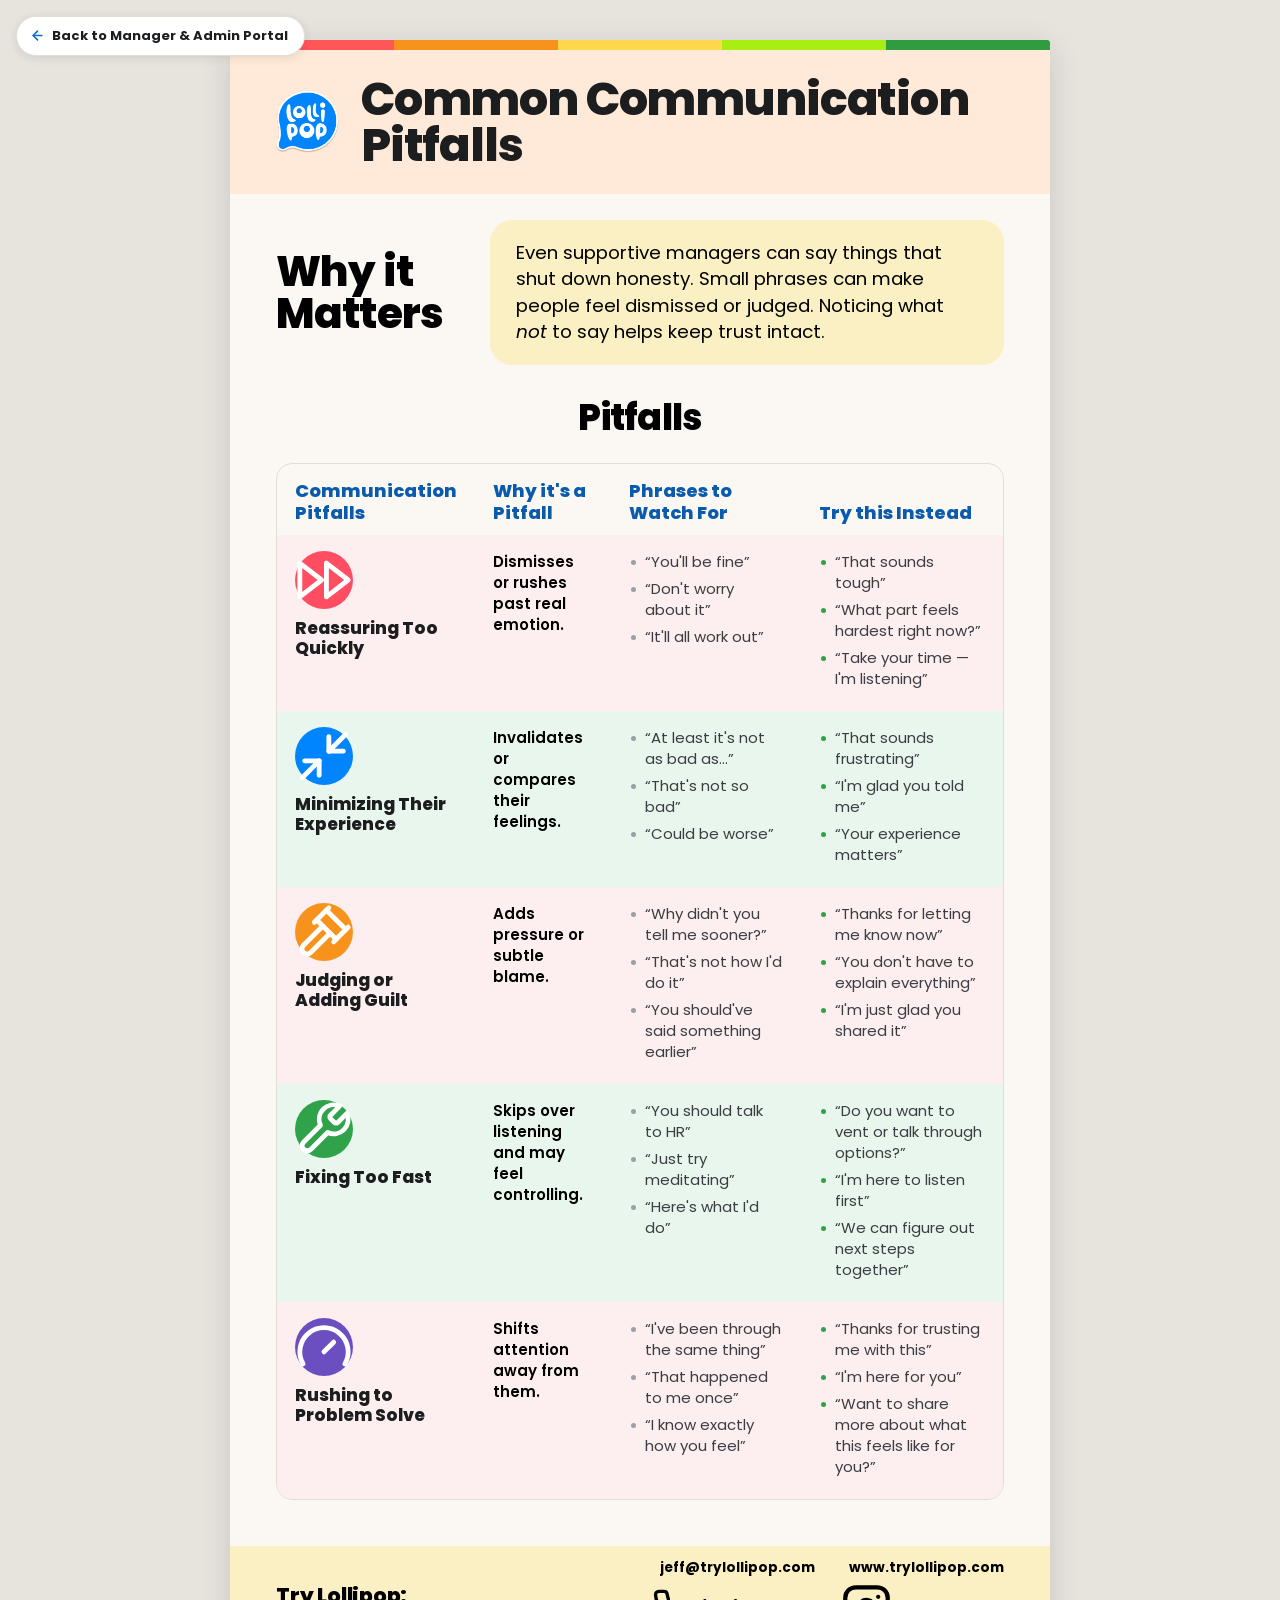
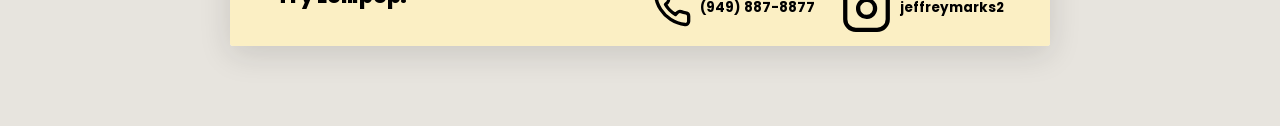
<file: customer-site/Communication Pitfalls.html>
<!DOCTYPE html>
<html lang="en">
<head>
<meta charset="UTF-8">
<meta name="viewport" content="width=device-width, initial-scale=1.0">
<title>Common Communication Pitfalls — Lollipop</title>
<link rel="stylesheet" href="_ds/lollipop-design-system-679df722-fc80-41a0-b664-2c92ff44d874/styles.css">
<link rel="stylesheet" href="poster.css">
<script src="icons.js"></script>
<meta name="back-portal" content="index.html">
<script src="back-to-portal.js"></script>
</head>
<body>
<template id="__bundler_thumbnail">
  <svg viewBox="0 0 100 100" xmlns="http://www.w3.org/2000/svg">
    <rect width="100" height="100" fill="#FBF8F3"/>
    <path d="M35 33h30a7 7 0 0 1 7 7v14a7 7 0 0 1-7 7H50l-9 8v-8h-6a7 7 0 0 1-7-7V40a7 7 0 0 1 7-7z" fill="#0085FF"/>
    <circle cx="44" cy="47" r="2.6" fill="#fff"/>
    <circle cx="56" cy="47" r="2.6" fill="#fff"/>
    <path d="M43 53a7 7 0 0 0 14 0" fill="none" stroke="#fff" stroke-width="2.6" stroke-linecap="round"/>
  </svg>
</template>
<div class="posters">
  <section class="poster" data-screen-label="Communication Pitfalls">
    <div class="ptop"></div>
    <div class="phdr peach">
      <img src="assets/logos/lollipop-mark.png" alt="Lollipop">
      <h1>Common Communication Pitfalls</h1>
    </div>
    <div class="pbody">
      <div class="why">
        <div class="wlbl">Why it<br>Matters</div>
        <div class="wbox"><p>Even supportive managers can say things that shut down honesty. Small phrases can make people feel dismissed or judged. Noticing what <i>not</i> to say helps keep trust intact.</p></div>
      </div>
      <div class="ptitle">Pitfalls</div>

      <table class="ptbl">
        <colgroup><col style="width:23%"><col style="width:19%"><col style="width:28%"><col style="width:30%"></colgroup>
        <thead><tr><th>Communication Pitfalls</th><th>Why it's a Pitfall</th><th>Phrases to Watch For</th><th>Try this Instead</th></tr></thead>
        <tbody>
          <tr>
            <td><div class="who"><span class="itile circ t-coral"><iconify-icon icon="lucide:fast-forward"></iconify-icon></span><b>Reassuring Too Quickly</b></div></td>
            <td class="why-c">Dismisses or rushes past real emotion.</td>
            <td><ul><li>“You'll be fine”</li><li>“Don't worry about it”</li><li>“It'll all work out”</li></ul></td>
            <td><ul class="try"><li>“That sounds tough”</li><li>“What part feels hardest right now?”</li><li>“Take your time — I'm listening”</li></ul></td>
          </tr>
          <tr>
            <td><div class="who"><span class="itile circ t-blue"><iconify-icon icon="lucide:minimize-2"></iconify-icon></span><b>Minimizing Their Experience</b></div></td>
            <td class="why-c">Invalidates or compares their feelings.</td>
            <td><ul><li>“At least it's not as bad as…”</li><li>“That's not so bad”</li><li>“Could be worse”</li></ul></td>
            <td><ul class="try"><li>“That sounds frustrating”</li><li>“I'm glad you told me”</li><li>“Your experience matters”</li></ul></td>
          </tr>
          <tr>
            <td><div class="who"><span class="itile circ t-amber"><iconify-icon icon="lucide:gavel"></iconify-icon></span><b>Judging or Adding Guilt</b></div></td>
            <td class="why-c">Adds pressure or subtle blame.</td>
            <td><ul><li>“Why didn't you tell me sooner?”</li><li>“That's not how I'd do it”</li><li>“You should've said something earlier”</li></ul></td>
            <td><ul class="try"><li>“Thanks for letting me know now”</li><li>“You don't have to explain everything”</li><li>“I'm just glad you shared it”</li></ul></td>
          </tr>
          <tr>
            <td><div class="who"><span class="itile circ t-green"><iconify-icon icon="lucide:wrench"></iconify-icon></span><b>Fixing Too Fast</b></div></td>
            <td class="why-c">Skips over listening and may feel controlling.</td>
            <td><ul><li>“You should talk to HR”</li><li>“Just try meditating”</li><li>“Here's what I'd do”</li></ul></td>
            <td><ul class="try"><li>“Do you want to vent or talk through options?”</li><li>“I'm here to listen first”</li><li>“We can figure out next steps together”</li></ul></td>
          </tr>
          <tr>
            <td><div class="who"><span class="itile circ t-purple"><iconify-icon icon="lucide:gauge"></iconify-icon></span><b>Rushing to Problem Solve</b></div></td>
            <td class="why-c">Shifts attention away from them.</td>
            <td><ul><li>“I've been through the same thing”</li><li>“That happened to me once”</li><li>“I know exactly how you feel”</li></ul></td>
            <td><ul class="try"><li>“Thanks for trusting me with this”</li><li>“I'm here for you”</li><li>“Want to share more about what this feels like for you?”</li></ul></td>
          </tr>
        </tbody>
      </table>
    </div>
    <div class="pfoot-band">
      <div class="tryl">Try Lollipop:</div>
      <div class="contacts">
        <span class="ct"><iconify-icon icon="lucide:mail"></iconify-icon>jeff@trylollipop.com</span>
        <span class="ct"><iconify-icon icon="lucide:globe"></iconify-icon>www.trylollipop.com</span>
        <span class="ct"><iconify-icon icon="lucide:phone"></iconify-icon>(949) 887-8877</span>
        <span class="ct"><iconify-icon icon="lucide:instagram"></iconify-icon>jeffreymarks2</span>
      </div>
    </div>
  </section>
</div>
</body>
</html>
</file>
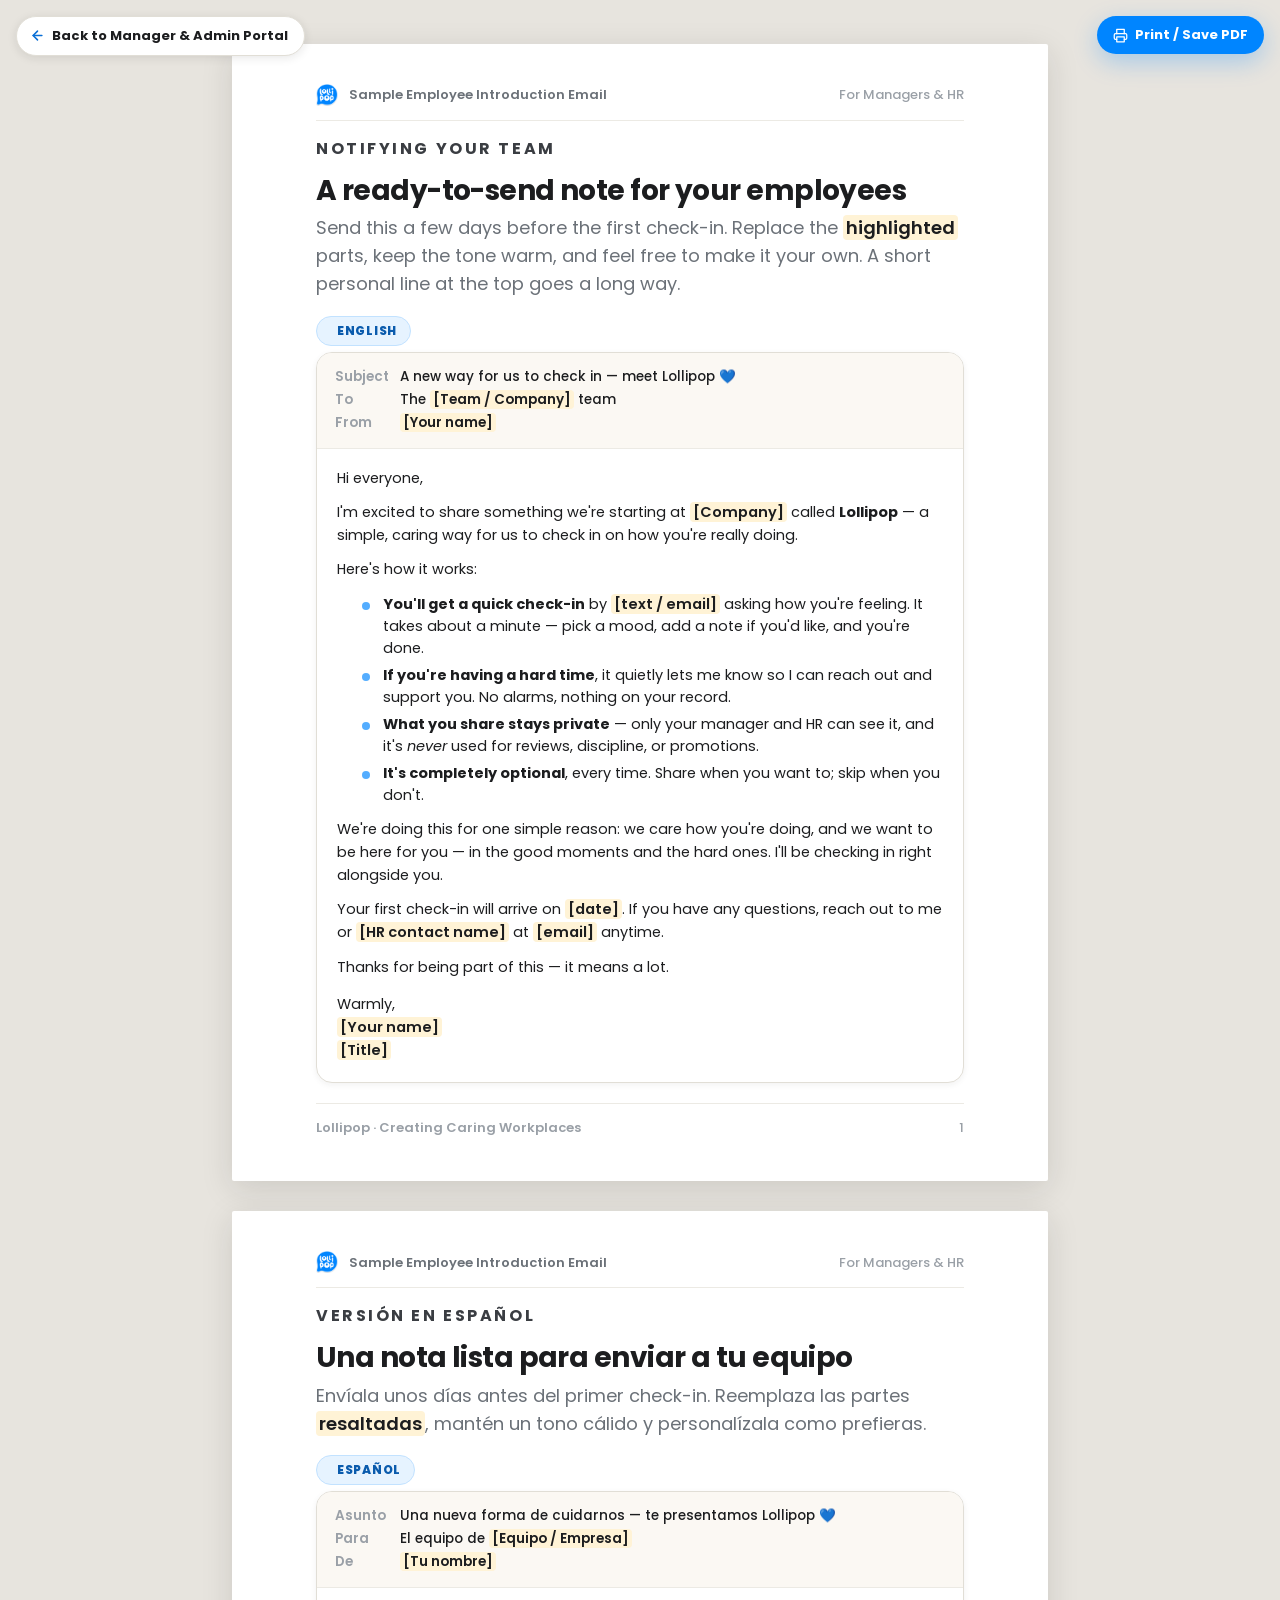
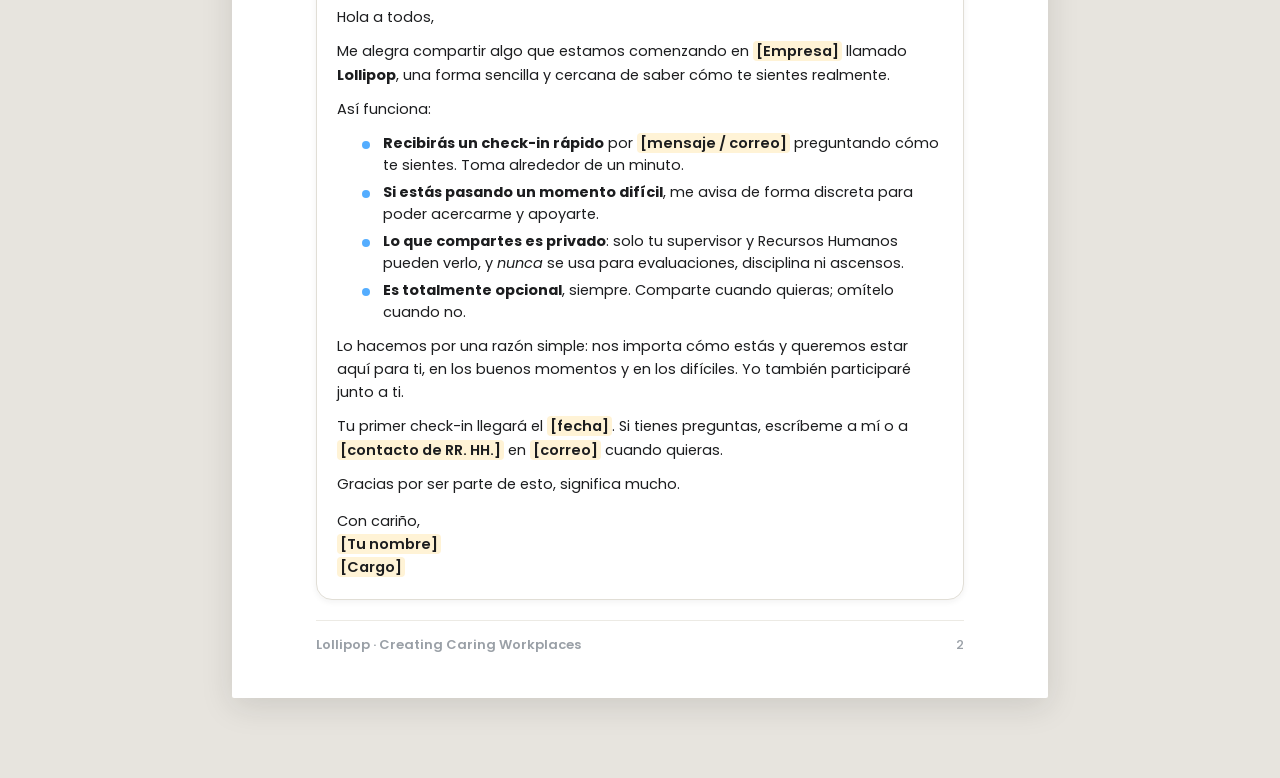
<file: customer-site/Employee Introduction Email.html>
<!DOCTYPE html>
<html lang="en">
<head>
<meta charset="UTF-8">
<meta name="viewport" content="width=device-width, initial-scale=1.0">
<title>Sample Employee Introduction Email — Lollipop</title>
<link rel="stylesheet" href="_ds/lollipop-design-system-679df722-fc80-41a0-b664-2c92ff44d874/styles.css">
<link rel="stylesheet" href="doc.css">
<script src="icons.js"></script>
<style>
  .ph { background: #FFF3D6; color: var(--ink-900); font-weight: 600; border-radius: 4px; padding: 0 3px; box-decoration-break: clone; -webkit-box-decoration-break: clone; }

  .emailcard { background: var(--paper); border: 1px solid var(--line-300); border-radius: 16px; box-shadow: var(--shadow-sm); overflow: hidden; margin: 6px 0 2px; }
  .emailcard .eh { background: var(--cream); border-bottom: 1px solid var(--line-200); padding: 13px 18px; }
  .emailcard .eh .erow { display: flex; gap: 9px; font-size: 13.5px; line-height: 1.7; }
  .emailcard .eh .erow .k { color: var(--ink-400); font-weight: 600; width: 56px; flex: none; }
  .emailcard .eh .erow .v { color: var(--ink-900); font-weight: 500; }
  .emailcard .eb { padding: 18px 20px 20px; }
  .emailcard .eb p { font-size: 14.5px; line-height: 1.6; color: var(--ink-900); margin: 0 0 11px; }
  .emailcard .eb p:last-child { margin-bottom: 0; }
  .emailcard .eb ul { margin: 0 0 11px; padding-left: 20px; }
  .emailcard .eb li { font-size: 14.5px; line-height: 1.55; color: var(--ink-900); margin-bottom: 4px; }
  .emailcard .eb .sign { margin-top: 14px; }

  .langtab { display: inline-flex; align-items: center; gap: 7px; font-size: 12px; font-weight: 800; letter-spacing: .06em; text-transform: uppercase; color: var(--blue-700); background: var(--blue-50); border: 1px solid var(--blue-100); border-radius: 999px; padding: 5px 13px; }

  @media print { .noprint { display: none !important; } }
  .toolbar { position: fixed; top: 16px; right: 16px; display: flex; gap: 8px; z-index: 50; }
  .toolbar button { font-family: inherit; font-size: 13px; font-weight: 700; color: #fff; background: var(--blue-500); border: none; border-radius: 999px; padding: 9px 16px; cursor: pointer; box-shadow: var(--shadow-brand); display: inline-flex; align-items: center; gap: 7px; }
  .toolbar button:hover { background: var(--blue-600); }
  .toolbar button .ic-svg { width: 15px; height: 15px; }
</style>
<meta name="back-portal" content="index.html">
<script src="back-to-portal.js"></script>
</head>
<body>
<template id="__bundler_thumbnail">
  <svg viewBox="0 0 100 100" xmlns="http://www.w3.org/2000/svg">
    <rect width="100" height="100" fill="#FBF8F3"/>
    <path d="M35 33h30a7 7 0 0 1 7 7v14a7 7 0 0 1-7 7H50l-9 8v-8h-6a7 7 0 0 1-7-7V40a7 7 0 0 1 7-7z" fill="#0085FF"/>
    <circle cx="44" cy="47" r="2.6" fill="#fff"/>
    <circle cx="56" cy="47" r="2.6" fill="#fff"/>
    <path d="M43 53a7 7 0 0 0 14 0" fill="none" stroke="#fff" stroke-width="2.6" stroke-linecap="round"/>
  </svg>
</template>

<div class="toolbar noprint">
  <button onclick="window.print()"><iconify-icon icon="lucide:printer"></iconify-icon>Print / Save PDF</button>
</div>

<div class="doc">

  <!-- PAGE 1 — English -->
  <section class="page" data-screen-label="Employee Intro Email — English">
    <div class="phead"><div class="l"><img src="assets/logos/lollipop-mark.png" alt=""><span class="doctitle">Sample Employee Introduction Email</span></div><span>For Managers &amp; HR</span></div>
    <div class="doc-body">
      <p class="eyebrow-c">Notifying your team</p>
      <h1 style="font-size:28px;line-height:1.12;margin:2px 0 8px">A ready-to-send note for your employees</h1>
      <p class="lead" style="margin-top:0">Send this a few days before the first check-in. Replace the <span class="ph">highlighted</span> parts, keep the tone warm, and feel free to make it your own. A short personal line at the top goes a long way.</p>

      <div style="margin:10px 0 6px"><span class="langtab"><iconify-icon icon="lucide:globe"></iconify-icon>English</span></div>

      <div class="emailcard">
        <div class="eh">
          <div class="erow"><span class="k">Subject</span><span class="v">A new way for us to check in — meet Lollipop 💙</span></div>
          <div class="erow"><span class="k">To</span><span class="v">The <span class="ph">[Team / Company]</span> team</span></div>
          <div class="erow"><span class="k">From</span><span class="v"><span class="ph">[Your name]</span></span></div>
        </div>
        <div class="eb">
          <p>Hi everyone,</p>
          <p>I'm excited to share something we're starting at <span class="ph">[Company]</span> called <strong>Lollipop</strong> — a simple, caring way for us to check in on how you're really doing.</p>
          <p>Here's how it works:</p>
          <ul>
            <li><strong>You'll get a quick check-in</strong> by <span class="ph">[text / email]</span> asking how you're feeling. It takes about a minute — pick a mood, add a note if you'd like, and you're done.</li>
            <li><strong>If you're having a hard time</strong>, it quietly lets me know so I can reach out and support you. No alarms, nothing on your record.</li>
            <li><strong>What you share stays private</strong> — only your manager and HR can see it, and it's <em>never</em> used for reviews, discipline, or promotions.</li>
            <li><strong>It's completely optional</strong>, every time. Share when you want to; skip when you don't.</li>
          </ul>
          <p>We're doing this for one simple reason: we care how you're doing, and we want to be here for you — in the good moments and the hard ones. I'll be checking in right alongside you.</p>
          <p>Your first check-in will arrive on <span class="ph">[date]</span>. If you have any questions, reach out to me or <span class="ph">[HR contact name]</span> at <span class="ph">[email]</span> anytime.</p>
          <p>Thanks for being part of this — it means a lot.</p>
          <p class="sign">Warmly,<br><span class="ph">[Your name]</span><br><span class="ph">[Title]</span></p>
        </div>
      </div>
    </div>
    <div class="pfoot"><span class="ccw">Lollipop · Creating Caring Workplaces</span><span>1</span></div>
  </section>

  <!-- PAGE 2 — Spanish -->
  <section class="page" data-screen-label="Employee Intro Email — Spanish">
    <div class="phead"><div class="l"><img src="assets/logos/lollipop-mark.png" alt=""><span class="doctitle">Sample Employee Introduction Email</span></div><span>For Managers &amp; HR</span></div>
    <div class="doc-body">
      <p class="eyebrow-c">Versión en español</p>
      <h1 style="font-size:28px;line-height:1.12;margin:2px 0 8px">Una nota lista para enviar a tu equipo</h1>
      <p class="lead" style="margin-top:0">Envíala unos días antes del primer check-in. Reemplaza las partes <span class="ph">resaltadas</span>, mantén un tono cálido y personalízala como prefieras.</p>

      <div style="margin:10px 0 6px"><span class="langtab"><iconify-icon icon="lucide:globe"></iconify-icon>Español</span></div>

      <div class="emailcard">
        <div class="eh">
          <div class="erow"><span class="k">Asunto</span><span class="v">Una nueva forma de cuidarnos — te presentamos Lollipop 💙</span></div>
          <div class="erow"><span class="k">Para</span><span class="v">El equipo de <span class="ph">[Equipo / Empresa]</span></span></div>
          <div class="erow"><span class="k">De</span><span class="v"><span class="ph">[Tu nombre]</span></span></div>
        </div>
        <div class="eb">
          <p>Hola a todos,</p>
          <p>Me alegra compartir algo que estamos comenzando en <span class="ph">[Empresa]</span> llamado <strong>Lollipop</strong>, una forma sencilla y cercana de saber cómo te sientes realmente.</p>
          <p>Así funciona:</p>
          <ul>
            <li><strong>Recibirás un check-in rápido</strong> por <span class="ph">[mensaje / correo]</span> preguntando cómo te sientes. Toma alrededor de un minuto.</li>
            <li><strong>Si estás pasando un momento difícil</strong>, me avisa de forma discreta para poder acercarme y apoyarte.</li>
            <li><strong>Lo que compartes es privado</strong>: solo tu supervisor y Recursos Humanos pueden verlo, y <em>nunca</em> se usa para evaluaciones, disciplina ni ascensos.</li>
            <li><strong>Es totalmente opcional</strong>, siempre. Comparte cuando quieras; omítelo cuando no.</li>
          </ul>
          <p>Lo hacemos por una razón simple: nos importa cómo estás y queremos estar aquí para ti, en los buenos momentos y en los difíciles. Yo también participaré junto a ti.</p>
          <p>Tu primer check-in llegará el <span class="ph">[fecha]</span>. Si tienes preguntas, escríbeme a mí o a <span class="ph">[contacto de RR. HH.]</span> en <span class="ph">[correo]</span> cuando quieras.</p>
          <p>Gracias por ser parte de esto, significa mucho.</p>
          <p class="sign">Con cariño,<br><span class="ph">[Tu nombre]</span><br><span class="ph">[Cargo]</span></p>
        </div>
      </div>
    </div>
    <div class="pfoot"><span class="ccw">Lollipop · Creating Caring Workplaces</span><span>2</span></div>
  </section>

</div>
</body>
</html>
</file>
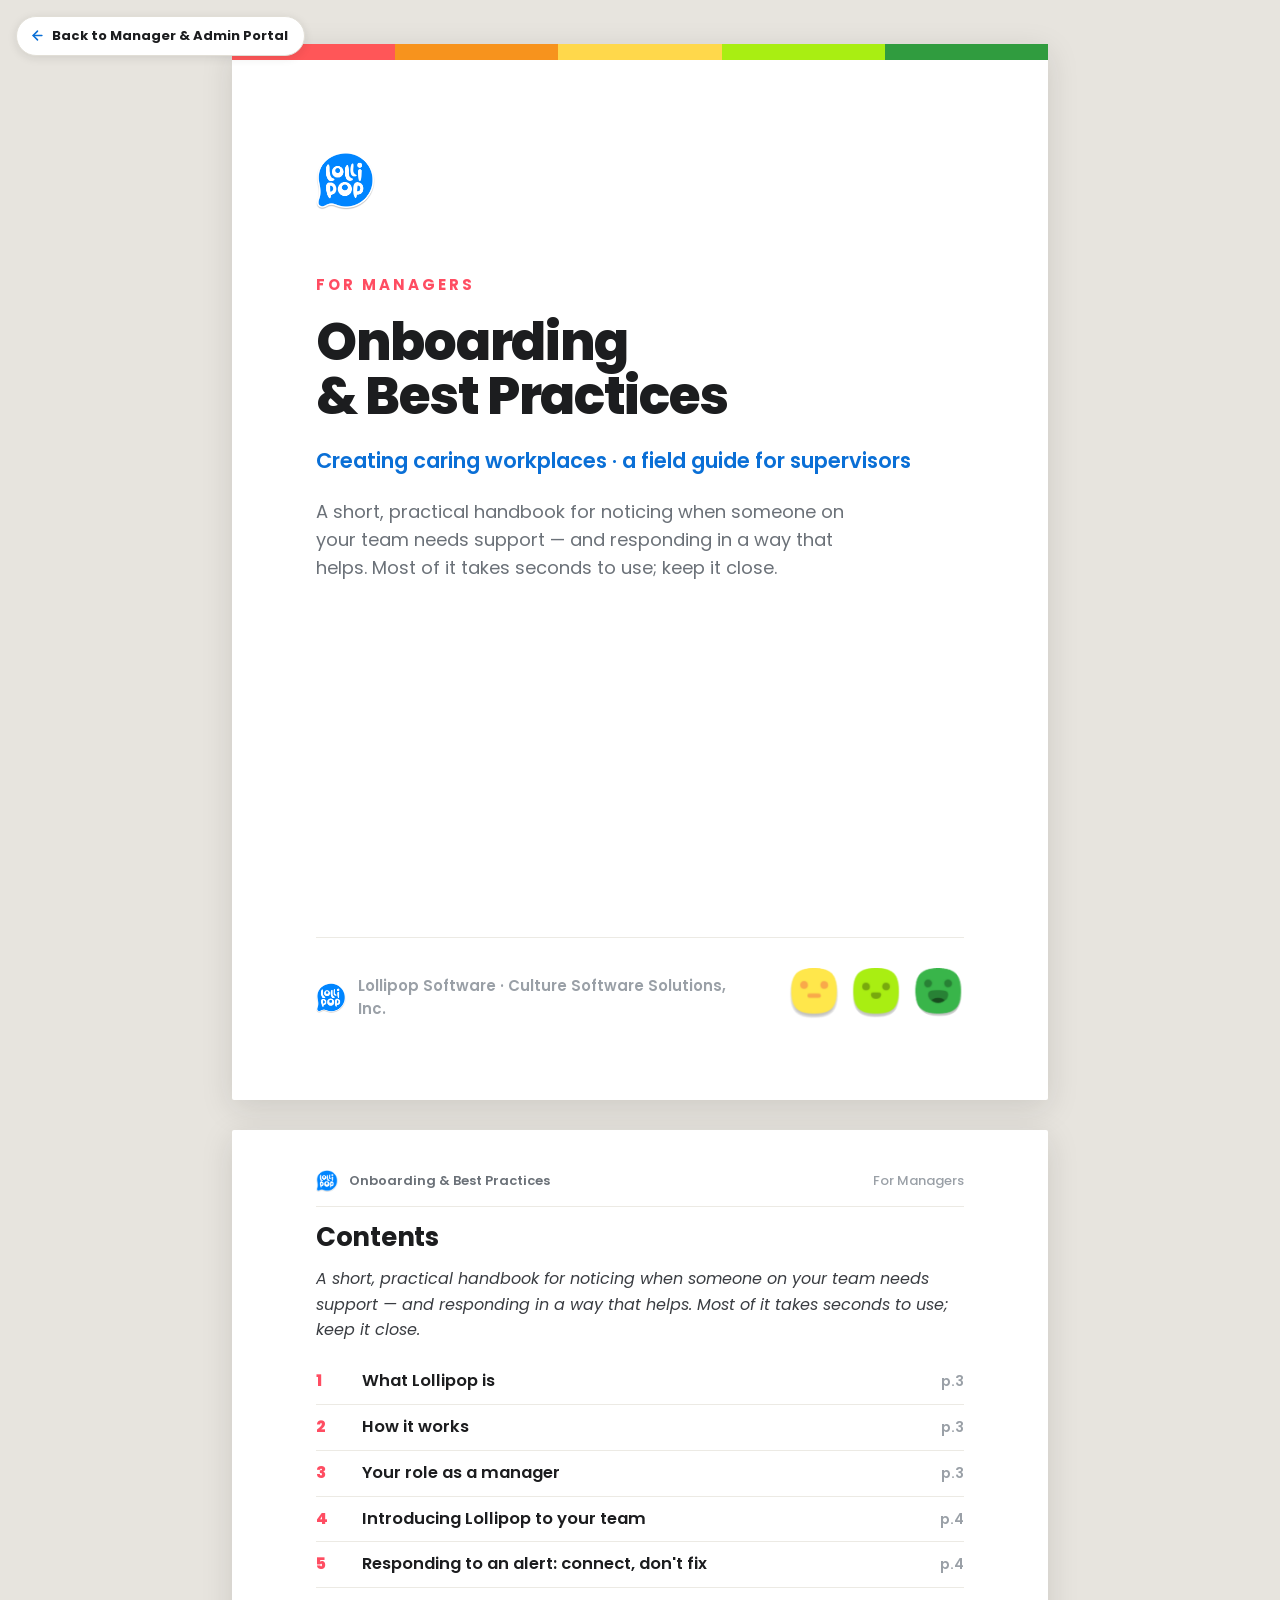
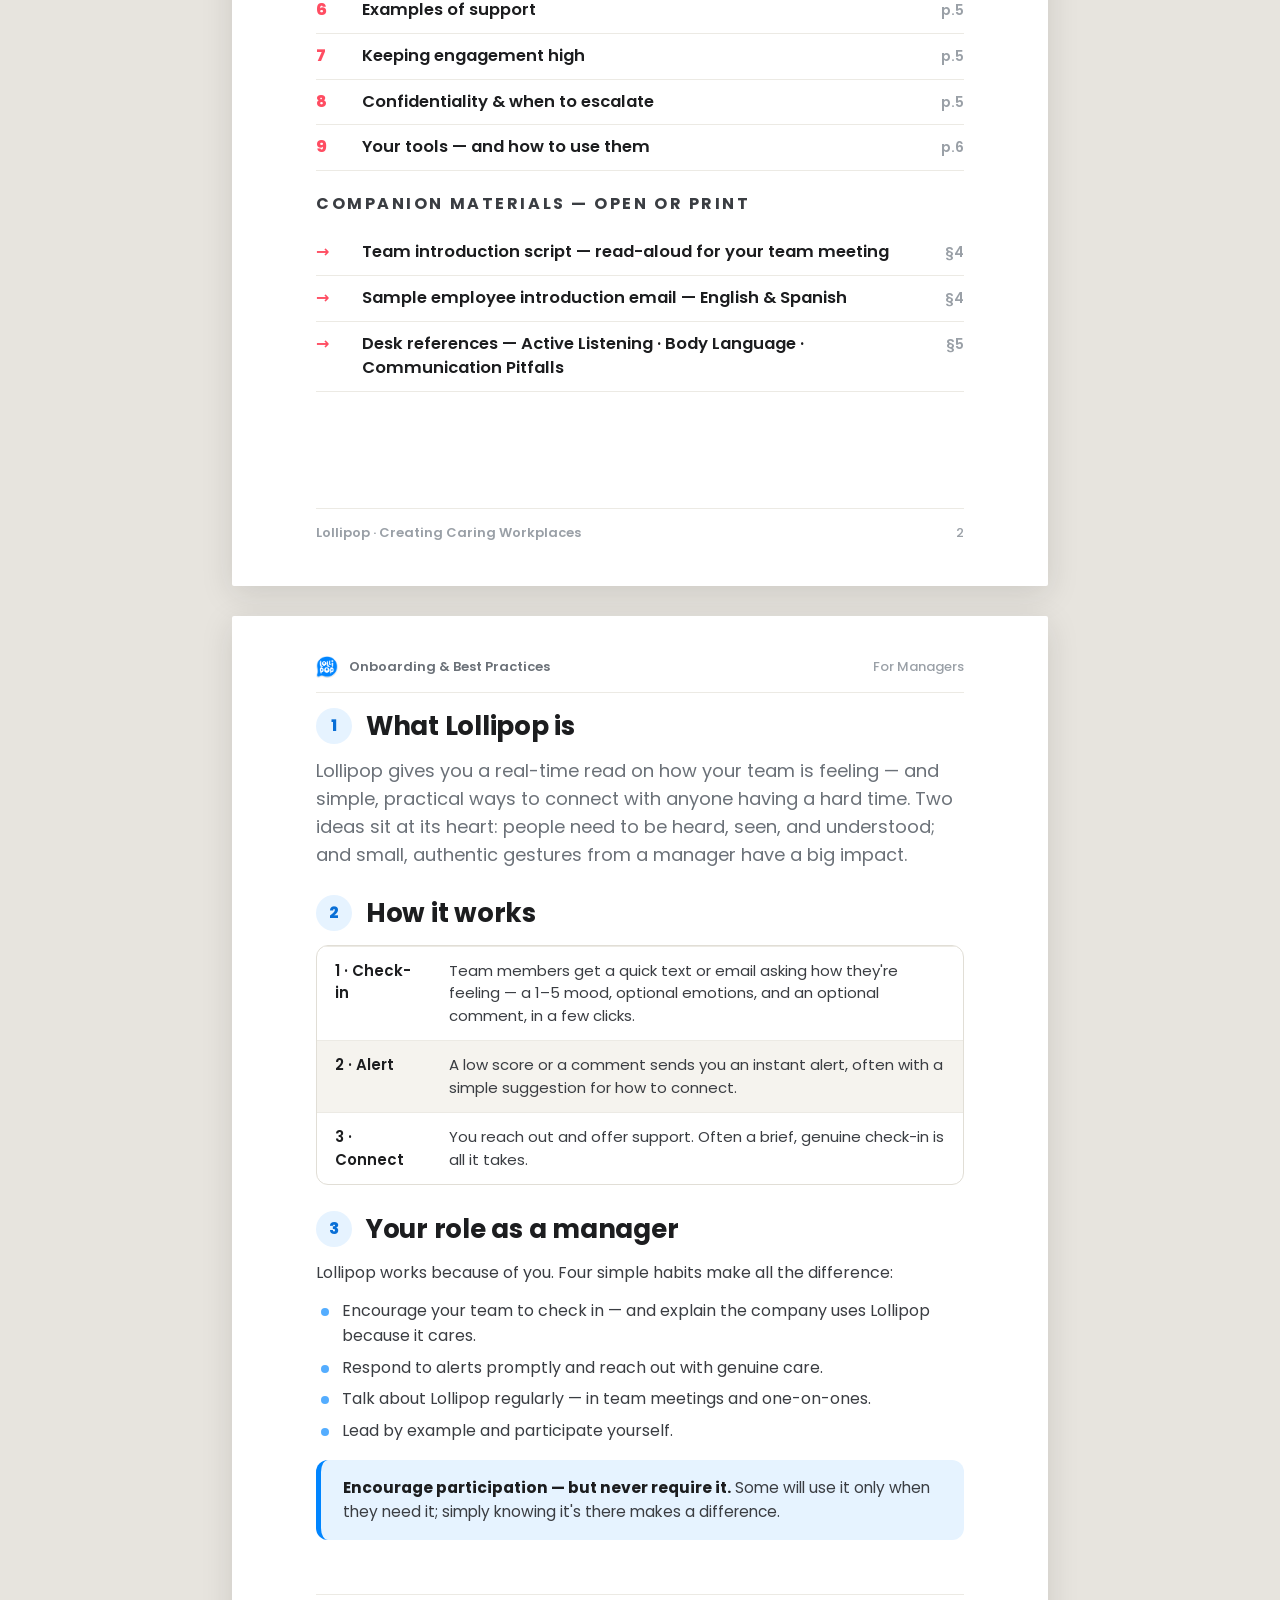
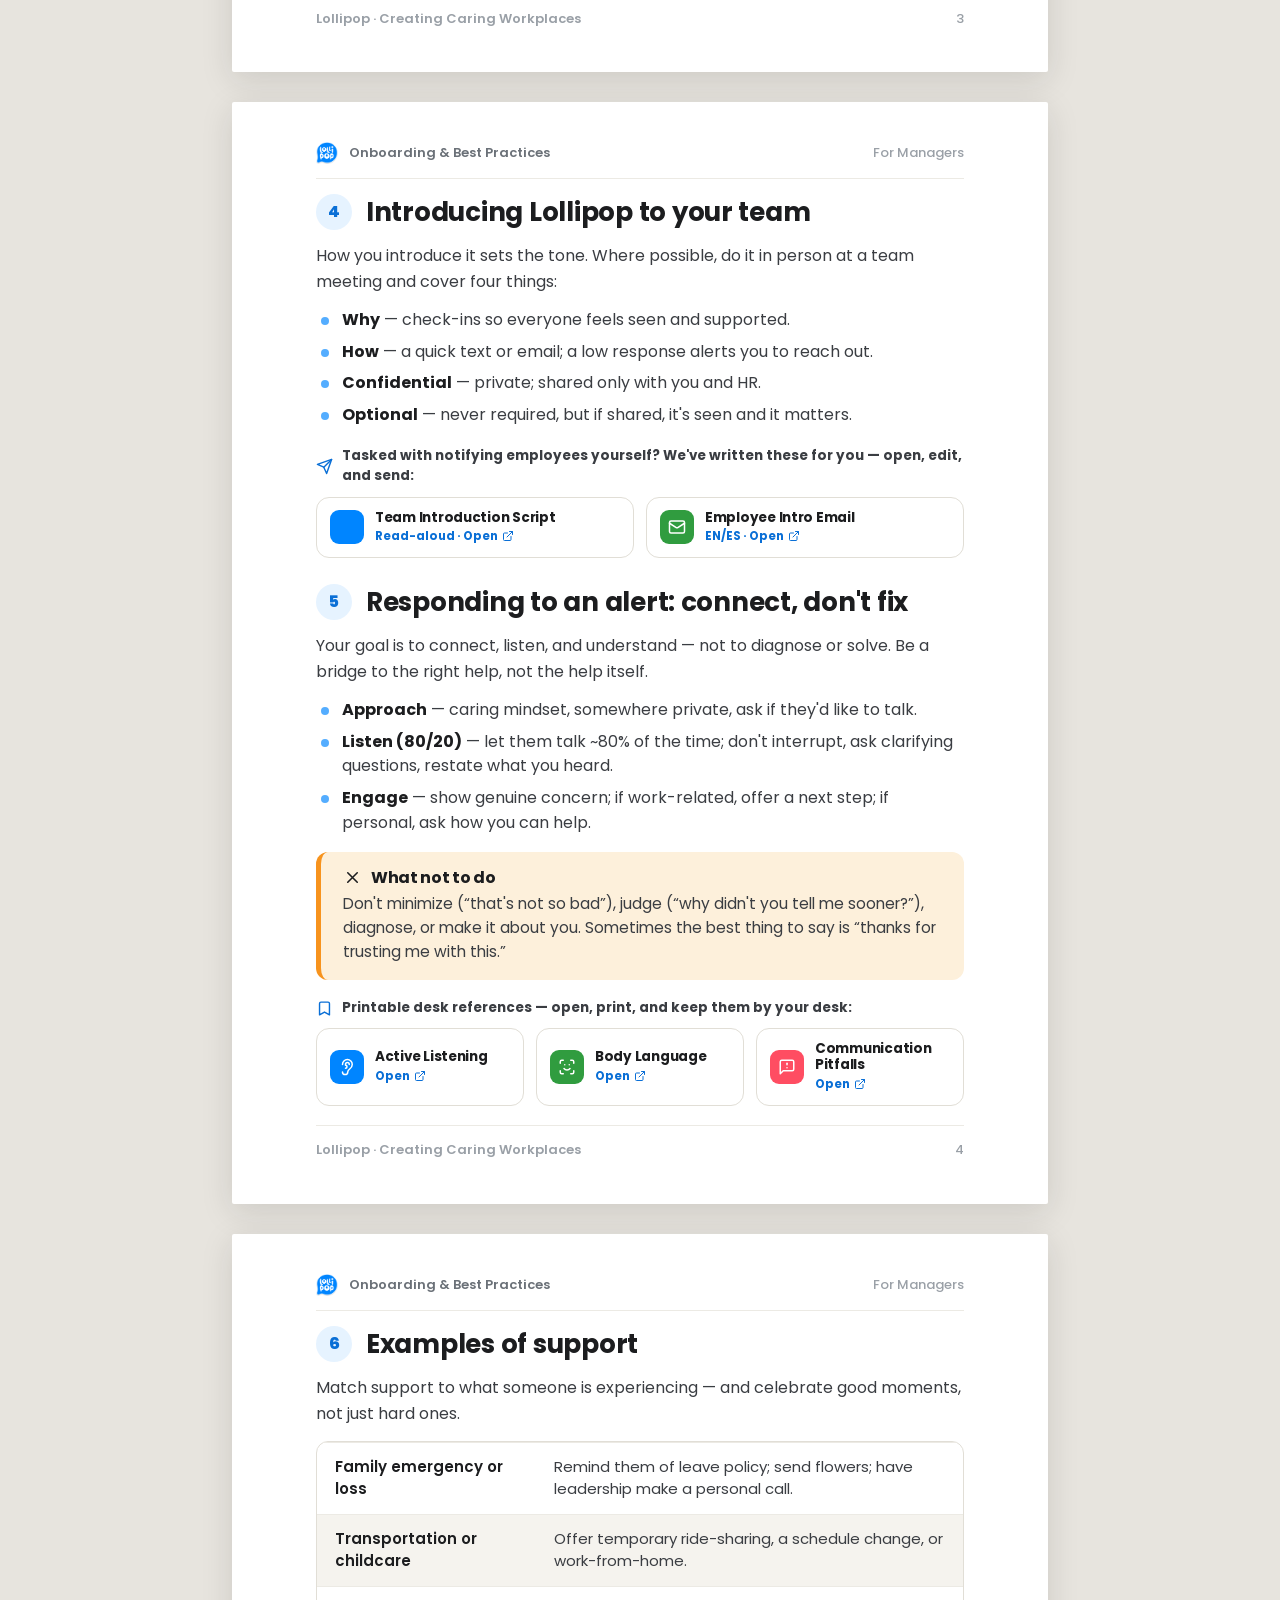
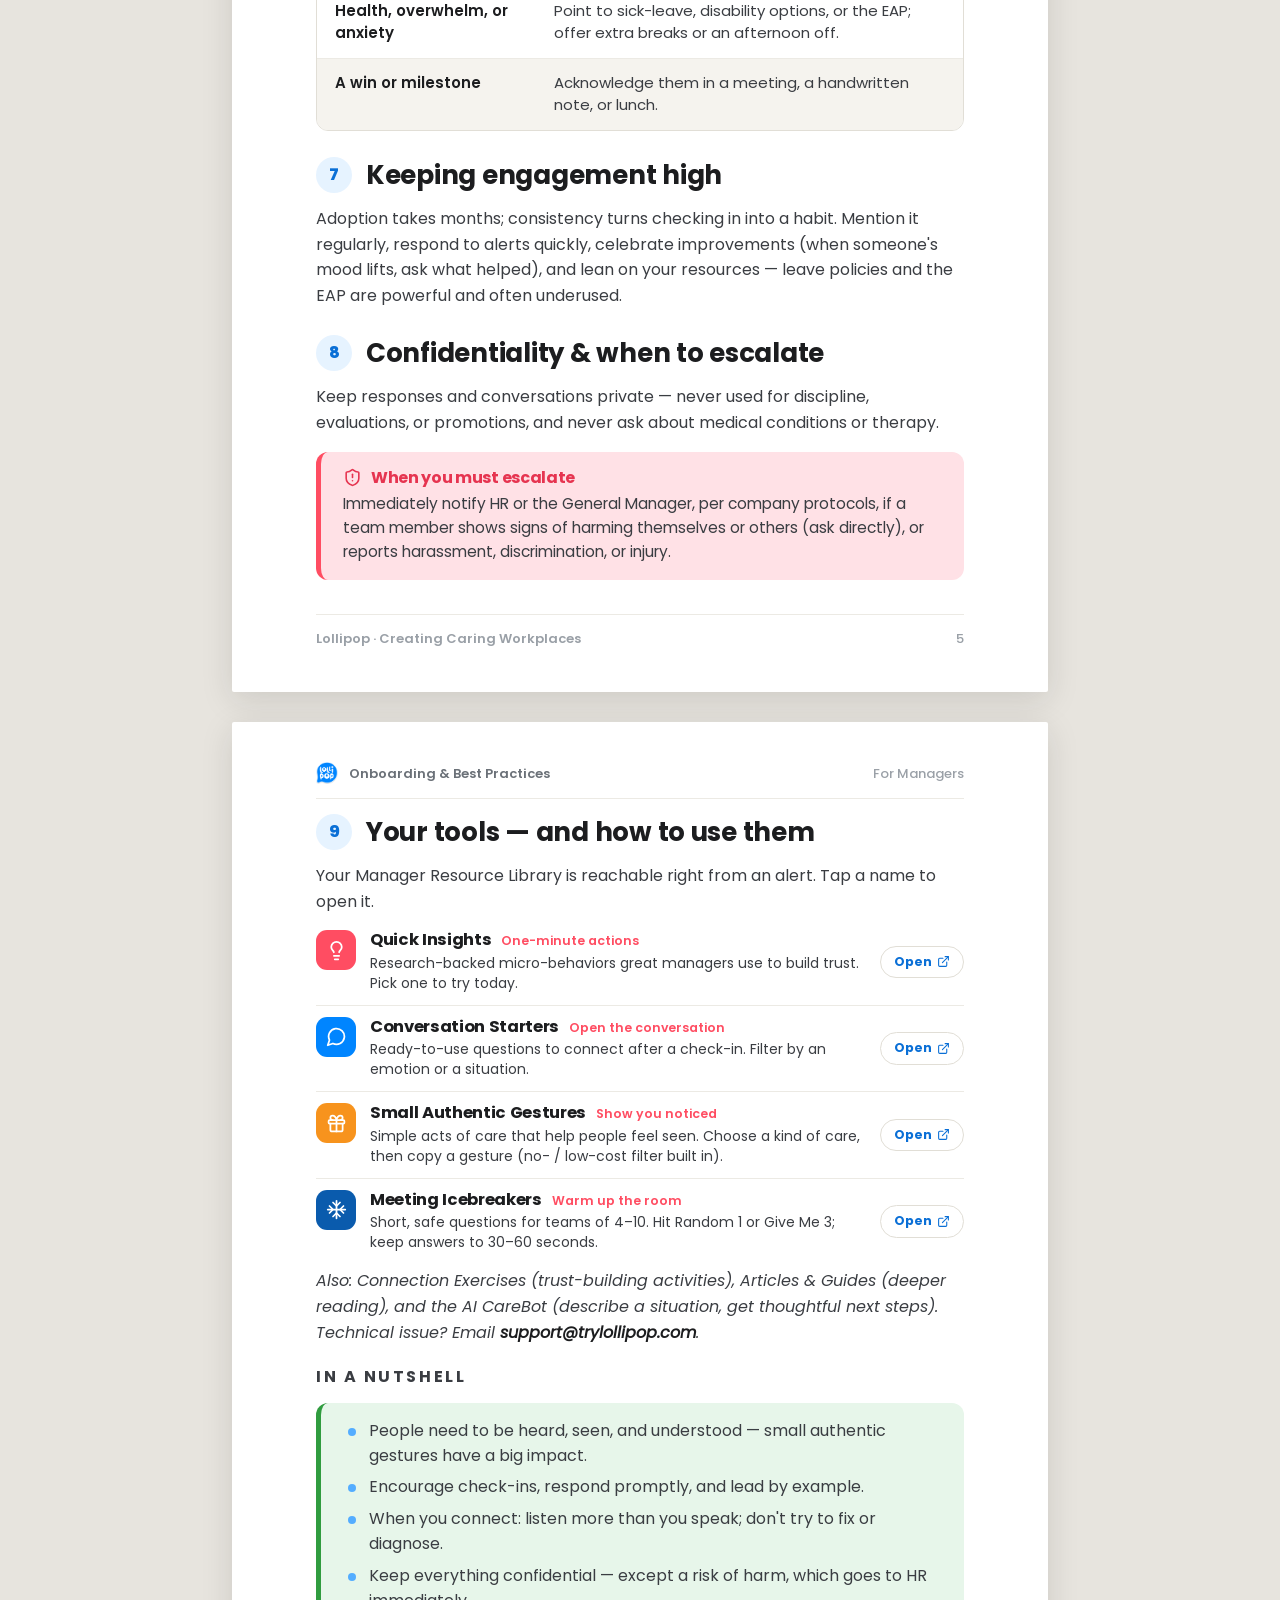
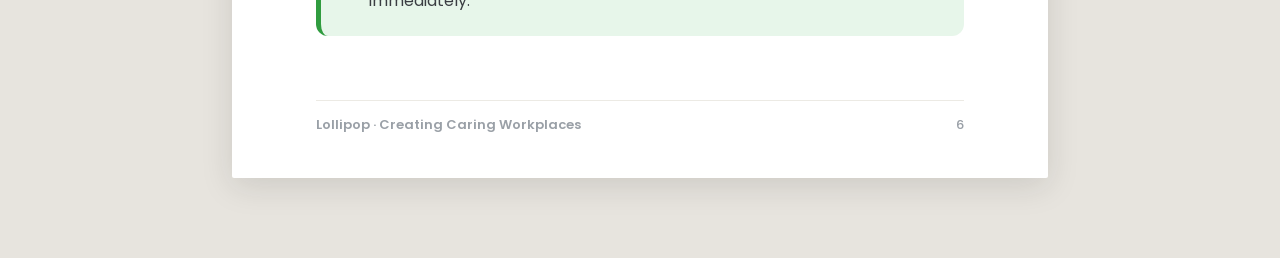
<file: customer-site/Managers Guide.html>
<!DOCTYPE html>
<html lang="en">
<head>
<meta charset="UTF-8">
<meta name="viewport" content="width=device-width, initial-scale=1.0">
<title>Onboarding &amp; Best Practices — Lollipop</title>
<link rel="stylesheet" href="_ds/lollipop-design-system-679df722-fc80-41a0-b664-2c92ff44d874/styles.css">
<link rel="stylesheet" href="poster.css">
<link rel="stylesheet" href="doc.css">
<script src="icons.js"></script>
<style>
  .mtools { margin: 6px 0 4px; }
  .mtool { display: flex; gap: 14px; align-items: flex-start; padding: 11px 0; border-top: 1px solid var(--line-200); }
  .mtool:first-child { border-top: none; padding-top: 2px; }
  .mtool .mt-ic { width: 40px; height: 40px; border-radius: 11px; display: flex; align-items: center; justify-content: center; color: #fff; flex: none; }
  .mtool .mt-ic .ic-svg { width: 21px; height: 21px; }
  .mtool .mt-b { flex: 1; }
  .mtool .mt-b .mt-h { display: flex; align-items: baseline; gap: 10px; flex-wrap: wrap; }
  .mtool .mt-b h4 { font-size: 16.5px; font-weight: 700; color: var(--ink-900); margin: 0; }
  .mtool .mt-b .tag { font-size: 12.5px; font-weight: 600; color: var(--coral-500); }
  .mtool .mt-b p { font-size: 14px; line-height: 1.42; color: var(--ink-600); margin: 3px 0 0; }
  .mtool a.open { flex: none; align-self: center; font-size: 12.5px; font-weight: 700; color: var(--blue-600); text-decoration: none; display: inline-flex; align-items: center; gap: 5px; white-space: nowrap; border: 1px solid var(--line-300); border-radius: 999px; padding: 6px 13px; }
  .mtool a.open:hover { background: var(--blue-50); border-color: var(--blue-300); }
  .mtool a.open .ic-svg { width: 13px; height: 13px; }

  .seealso { display: flex; gap: 12px; align-items: flex-start; background: var(--blue-50); border: 1px solid var(--blue-100); border-radius: 14px; padding: 13px 16px; margin: 18px 0 12px; }
  .seealso iconify-icon { color: var(--blue-600); font-size: 20px; flex: none; margin-top: 1px; }
  .seealso p { margin: 0; font-size: 14px; line-height: 1.5; color: var(--ink-700); }
  .seealso b { color: var(--ink-900); }

  /* Desk-reference link cards (one-pagers live as separate printable files) */
  .drefhead { display: flex; align-items: center; gap: 9px; font-size: 13.5px; font-weight: 700; color: var(--ink-700); margin: 18px 0 10px; }
  .drefhead iconify-icon { color: var(--blue-600); font-size: 18px; }
  .drefhead .ic-svg { width: 17px; height: 17px; color: var(--blue-600); flex: none; }
  .deskrefs { display: grid; grid-template-columns: repeat(3, 1fr); gap: 12px; margin: 0 0 2px; }
  .dref { display: flex; align-items: center; gap: 11px; text-decoration: none; background: var(--paper); border: 1px solid var(--line-300); border-radius: 13px; padding: 12px 13px; transition: border-color 140ms var(--ease-out), box-shadow 140ms var(--ease-out), transform 140ms var(--ease-out); }
  .dref:hover { border-color: var(--blue-300); box-shadow: var(--shadow-sm); transform: translateY(-2px); }
  .dref .di { width: 34px; height: 34px; border-radius: 9px; display: flex; align-items: center; justify-content: center; flex: none; }
  .dref .di .ic-svg { width: 18px; height: 18px; color: #fff; }
  .dref .dtxt { display: flex; flex-direction: column; gap: 2px; min-width: 0; }
  .dref h4 { font-size: 13.5px; font-weight: 700; color: var(--ink-900); margin: 0; line-height: 1.2; }
  .dref .open { font-size: 11.5px; font-weight: 700; color: var(--blue-600); display: inline-flex; align-items: center; gap: 4px; }
  .dref .open .ic-svg { width: 12px; height: 12px; }
</style>
<meta name="back-portal" content="index.html">
<script src="back-to-portal.js"></script>
</head>
<body>
<template id="__bundler_thumbnail">
  <svg viewBox="0 0 100 100" xmlns="http://www.w3.org/2000/svg">
    <rect width="100" height="100" fill="#FBF8F3"/>
    <path d="M35 33h30a7 7 0 0 1 7 7v14a7 7 0 0 1-7 7H50l-9 8v-8h-6a7 7 0 0 1-7-7V40a7 7 0 0 1 7-7z" fill="#0085FF"/>
    <circle cx="44" cy="47" r="2.6" fill="#fff"/>
    <circle cx="56" cy="47" r="2.6" fill="#fff"/>
    <path d="M43 53a7 7 0 0 0 14 0" fill="none" stroke="#fff" stroke-width="2.6" stroke-linecap="round"/>
  </svg>
</template>
<div class="doc">

  <!-- COVER -->
  <section class="page cover-page" data-screen-label="Cover">
    <div class="cover-rule"></div>
    <div class="cover-in">
      <img class="logo" src="assets/logos/lollipop-mark.png" alt="Lollipop">
      <p class="cover-eyebrow">For Managers</p>
      <h1>Onboarding<br>&amp; Best Practices</h1>
      <p class="tagline">Creating caring workplaces · a field guide for supervisors</p>
      <p class="blurb">A short, practical handbook for noticing when someone on your team needs support — and responding in a way that helps. Most of it takes seconds to use; keep it close.</p>
      <div class="cover-meta">
        <div class="cover-foot"><img src="assets/logos/lollipop-mark.png" alt="">Lollipop Software · Culture Software Solutions, Inc.</div>
        <div class="cover-faces">
          <img src="assets/moods/okay.png" alt=""><img src="assets/moods/good.png" alt=""><img src="assets/moods/great.png" alt="">
        </div>
      </div>
    </div>
  </section>

  <!-- TABLE OF CONTENTS -->
  <section class="page" data-screen-label="Contents">
    <div class="phead"><div class="l"><img src="assets/logos/lollipop-mark.png" alt=""><span class="doctitle">Onboarding &amp; Best Practices</span></div><span>For Managers</span></div>
    <div class="doc-body">
      <div class="sec mt0"><h2 style="margin:0">Contents</h2></div>
      <p class="note" style="margin-top:6px">A short, practical handbook for noticing when someone on your team needs support — and responding in a way that helps. Most of it takes seconds to use; keep it close.</p>
      <div class="toc" style="margin-top:16px">
        <div class="toc-row"><span class="n">1</span><span class="t">What Lollipop is</span><span class="pg">p.3</span></div>
        <div class="toc-row"><span class="n">2</span><span class="t">How it works</span><span class="pg">p.3</span></div>
        <div class="toc-row"><span class="n">3</span><span class="t">Your role as a manager</span><span class="pg">p.3</span></div>
        <div class="toc-row"><span class="n">4</span><span class="t">Introducing Lollipop to your team</span><span class="pg">p.4</span></div>
        <div class="toc-row"><span class="n">5</span><span class="t">Responding to an alert: connect, don't fix</span><span class="pg">p.4</span></div>
        <div class="toc-row"><span class="n">6</span><span class="t">Examples of support</span><span class="pg">p.5</span></div>
        <div class="toc-row"><span class="n">7</span><span class="t">Keeping engagement high</span><span class="pg">p.5</span></div>
        <div class="toc-row"><span class="n">8</span><span class="t">Confidentiality &amp; when to escalate</span><span class="pg">p.5</span></div>
        <div class="toc-row"><span class="n">9</span><span class="t">Your tools — and how to use them</span><span class="pg">p.6</span></div>
      </div>
      <p class="eyebrow-c" style="margin-top:20px">Companion materials — open or print</p>
      <div class="toc" style="margin-top:6px">
        <div class="toc-row"><span class="n">→</span><span class="t">Team introduction script — read-aloud for your team meeting</span><span class="pg">§4</span></div>
        <div class="toc-row"><span class="n">→</span><span class="t">Sample employee introduction email — English &amp; Spanish</span><span class="pg">§4</span></div>
        <div class="toc-row"><span class="n">→</span><span class="t">Desk references — Active Listening · Body Language · Communication Pitfalls</span><span class="pg">§5</span></div>
      </div>
    </div>
    <div class="pfoot"><span class="ccw">Lollipop · Creating Caring Workplaces</span><span></span></div>
  </section>

  <!-- PAGE 2 — §1, §2, §3 -->
  <section class="page" data-screen-label="The idea, how it works, your role">
    <div class="phead"><div class="l"><img src="assets/logos/lollipop-mark.png" alt=""><span class="doctitle">Onboarding &amp; Best Practices</span></div><span>For Managers</span></div>
    <div class="doc-body">
      <div class="sec"><span class="sec-num">1</span><h2>What Lollipop is</h2></div>
      <p class="lead">Lollipop gives you a real-time read on how your team is feeling — and simple, practical ways to connect with anyone having a hard time. Two ideas sit at its heart: people need to be heard, seen, and understood; and small, authentic gestures from a manager have a big impact.</p>

      <div class="sec"><span class="sec-num">2</span><h2>How it works</h2></div>
      <table class="btable free">
        <tbody>
          <tr><td>1 · Check-in</td><td>Team members get a quick text or email asking how they're feeling — a 1–5 mood, optional emotions, and an optional comment, in a few clicks.</td></tr>
          <tr><td>2 · Alert</td><td>A low score or a comment sends you an instant alert, often with a simple suggestion for how to connect.</td></tr>
          <tr><td>3 · Connect</td><td>You reach out and offer support. Often a brief, genuine check-in is all it takes.</td></tr>
        </tbody>
      </table>

      <div class="sec"><span class="sec-num">3</span><h2>Your role as a manager</h2></div>
      <p>Lollipop works because of you. Four simple habits make all the difference:</p>
      <ul>
        <li>Encourage your team to check in — and explain the company uses Lollipop because it cares.</li>
        <li>Respond to alerts promptly and reach out with genuine care.</li>
        <li>Talk about Lollipop regularly — in team meetings and one-on-ones.</li>
        <li>Lead by example and participate yourself.</li>
      </ul>
      <div class="cal info"><p><strong>Encourage participation — but never require it.</strong> Some will use it only when they need it; simply knowing it's there makes a difference.</p></div>
    </div>
    <div class="pfoot"><span class="ccw">Lollipop · Creating Caring Workplaces</span><span>3</span></div>
  </section>

  <!-- PAGE 3 — §4 Introducing, §5 Responding -->
  <section class="page" data-screen-label="Introducing &amp; responding">
    <div class="phead"><div class="l"><img src="assets/logos/lollipop-mark.png" alt=""><span class="doctitle">Onboarding &amp; Best Practices</span></div><span>For Managers</span></div>
    <div class="doc-body">
      <div class="sec"><span class="sec-num">4</span><h2>Introducing Lollipop to your team</h2></div>
      <p>How you introduce it sets the tone. Where possible, do it in person at a team meeting and cover four things:</p>
      <ul>
        <li><strong>Why</strong> — check-ins so everyone feels seen and supported.</li>
        <li><strong>How</strong> — a quick text or email; a low response alerts you to reach out.</li>
        <li><strong>Confidential</strong> — private; shared only with you and HR.</li>
        <li><strong>Optional</strong> — never required, but if shared, it's seen and it matters.</li>
      </ul>
      <div class="drefhead"><iconify-icon icon="lucide:send"></iconify-icon>Tasked with notifying employees yourself? We've written these for you — open, edit, and send:</div>
      <div class="deskrefs" style="grid-template-columns:repeat(2,1fr)">
        <a class="dref" href="Team Introduction Script.html">
          <span class="di" style="background:var(--blue-500)"><iconify-icon icon="lucide:mic"></iconify-icon></span>
          <span class="dtxt"><h4>Team Introduction Script</h4><span class="open">Read-aloud · Open <iconify-icon icon="lucide:external-link"></iconify-icon></span></span>
        </a>
        <a class="dref" href="Employee Introduction Email.html">
          <span class="di" style="background:var(--positive)"><iconify-icon icon="lucide:mail"></iconify-icon></span>
          <span class="dtxt"><h4>Employee Intro Email</h4><span class="open">EN/ES · Open <iconify-icon icon="lucide:external-link"></iconify-icon></span></span>
        </a>
      </div>

      <div class="sec"><span class="sec-num">5</span><h2>Responding to an alert: connect, don't fix</h2></div>
      <p>Your goal is to connect, listen, and understand — not to diagnose or solve. Be a bridge to the right help, not the help itself.</p>
      <ul>
        <li><strong>Approach</strong> — caring mindset, somewhere private, ask if they'd like to talk.</li>
        <li><strong>Listen (80/20)</strong> — let them talk ~80% of the time; don't interrupt, ask clarifying questions, restate what you heard.</li>
        <li><strong>Engage</strong> — show genuine concern; if work-related, offer a next step; if personal, ask how you can help.</li>
      </ul>
      <div class="cal warn"><h4><iconify-icon icon="lucide:x"></iconify-icon>What not to do</h4><p>Don't minimize (“that's not so bad”), judge (“why didn't you tell me sooner?”), diagnose, or make it about you. Sometimes the best thing to say is “thanks for trusting me with this.”</p></div>
      <div class="drefhead"><iconify-icon icon="lucide:bookmark"></iconify-icon>Printable desk references — open, print, and keep them by your desk:</div>
      <div class="deskrefs">
        <a class="dref" href="Active Listening Guide.html">
          <span class="di" style="background:var(--blue-500)"><iconify-icon icon="lucide:ear"></iconify-icon></span>
          <span class="dtxt"><h4>Active Listening</h4><span class="open">Open <iconify-icon icon="lucide:external-link"></iconify-icon></span></span>
        </a>
        <a class="dref" href="Body Language.html">
          <span class="di" style="background:var(--positive)"><iconify-icon icon="lucide:scan-face"></iconify-icon></span>
          <span class="dtxt"><h4>Body Language</h4><span class="open">Open <iconify-icon icon="lucide:external-link"></iconify-icon></span></span>
        </a>
        <a class="dref" href="Communication Pitfalls.html">
          <span class="di" style="background:var(--coral-500)"><iconify-icon icon="lucide:message-square-warning"></iconify-icon></span>
          <span class="dtxt"><h4>Communication Pitfalls</h4><span class="open">Open <iconify-icon icon="lucide:external-link"></iconify-icon></span></span>
        </a>
      </div>
    </div>
    <div class="pfoot"><span class="ccw">Lollipop · Creating Caring Workplaces</span><span>4</span></div>
  </section>

  <!-- PAGE 4 — §6 Support, §7 Engagement, §8 Confidentiality -->
  <section class="page" data-screen-label="Support, engagement &amp; confidentiality">
    <div class="phead"><div class="l"><img src="assets/logos/lollipop-mark.png" alt=""><span class="doctitle">Onboarding &amp; Best Practices</span></div><span>For Managers</span></div>
    <div class="doc-body">
      <div class="sec"><span class="sec-num">6</span><h2>Examples of support</h2></div>
      <p>Match support to what someone is experiencing — and celebrate good moments, not just hard ones.</p>
      <table class="btable free">
        <tbody>
          <tr><td>Family emergency or loss</td><td>Remind them of leave policy; send flowers; have leadership make a personal call.</td></tr>
          <tr><td>Transportation or childcare</td><td>Offer temporary ride-sharing, a schedule change, or work-from-home.</td></tr>
          <tr><td>Health, overwhelm, or anxiety</td><td>Point to sick-leave, disability options, or the EAP; offer extra breaks or an afternoon off.</td></tr>
          <tr><td>A win or milestone</td><td>Acknowledge them in a meeting, a handwritten note, or lunch.</td></tr>
        </tbody>
      </table>

      <div class="sec"><span class="sec-num">7</span><h2>Keeping engagement high</h2></div>
      <p>Adoption takes months; consistency turns checking in into a habit. Mention it regularly, respond to alerts quickly, celebrate improvements (when someone's mood lifts, ask what helped), and lean on your resources — leave policies and the EAP are powerful and often underused.</p>

      <div class="sec"><span class="sec-num">8</span><h2>Confidentiality &amp; when to escalate</h2></div>
      <p>Keep responses and conversations private — never used for discipline, evaluations, or promotions, and never ask about medical conditions or therapy.</p>
      <div class="cal crit"><h4><iconify-icon icon="lucide:shield-alert"></iconify-icon>When you must escalate</h4><p>Immediately notify HR or the General Manager, per company protocols, if a team member shows signs of harming themselves or others (ask directly), or reports harassment, discrimination, or injury.</p></div>
    </div>
    <div class="pfoot"><span class="ccw">Lollipop · Creating Caring Workplaces</span><span>5</span></div>
  </section>

  <!-- PAGE 5 — §9 Tools + Key takeaways -->
  <section class="page" data-screen-label="Your tools &amp; takeaways">
    <div class="phead"><div class="l"><img src="assets/logos/lollipop-mark.png" alt=""><span class="doctitle">Onboarding &amp; Best Practices</span></div><span>For Managers</span></div>
    <div class="doc-body">
      <div class="sec"><span class="sec-num">9</span><h2>Your tools — and how to use them</h2></div>
      <p>Your Manager Resource Library is reachable right from an alert. Tap a name to open it.</p>
      <div class="mtools">
        <div class="mtool">
          <span class="mt-ic" style="background:var(--coral-500)"><iconify-icon icon="lucide:lightbulb"></iconify-icon></span>
          <div class="mt-b"><div class="mt-h"><h4>Quick Insights</h4><span class="tag">One-minute actions</span></div>
            <p>Research-backed micro-behaviors great managers use to build trust. Pick one to try today.</p></div>
          <a class="open" href="https://www.trylollipop.com/resources/quick-insights" target="_blank" rel="noopener">Open <iconify-icon icon="lucide:external-link"></iconify-icon></a>
        </div>
        <div class="mtool">
          <span class="mt-ic" style="background:var(--blue-500)"><iconify-icon icon="lucide:message-circle"></iconify-icon></span>
          <div class="mt-b"><div class="mt-h"><h4>Conversation Starters</h4><span class="tag">Open the conversation</span></div>
            <p>Ready-to-use questions to connect after a check-in. Filter by an emotion or a situation.</p></div>
          <a class="open" href="https://www.trylollipop.com/conversation-starters-hidden" target="_blank" rel="noopener">Open <iconify-icon icon="lucide:external-link"></iconify-icon></a>
        </div>
        <div class="mtool">
          <span class="mt-ic" style="background:var(--mood-bad)"><iconify-icon icon="lucide:gift"></iconify-icon></span>
          <div class="mt-b"><div class="mt-h"><h4>Small Authentic Gestures</h4><span class="tag">Show you noticed</span></div>
            <p>Simple acts of care that help people feel seen. Choose a kind of care, then copy a gesture (no- / low-cost filter built in).</p></div>
          <a class="open" href="https://www.trylollipop.com/small-authentic-gestures-hidden" target="_blank" rel="noopener">Open <iconify-icon icon="lucide:external-link"></iconify-icon></a>
        </div>
        <div class="mtool">
          <span class="mt-ic" style="background:var(--blue-700)"><iconify-icon icon="lucide:snowflake"></iconify-icon></span>
          <div class="mt-b"><div class="mt-h"><h4>Meeting Icebreakers</h4><span class="tag">Warm up the room</span></div>
            <p>Short, safe questions for teams of 4–10. Hit Random 1 or Give Me 3; keep answers to 30–60 seconds.</p></div>
          <a class="open" href="https://www.trylollipop.com/meeting-icebreakers-hidden" target="_blank" rel="noopener">Open <iconify-icon icon="lucide:external-link"></iconify-icon></a>
        </div>
      </div>
      <p class="note" style="margin-top:4px">Also: Connection Exercises (trust-building activities), Articles &amp; Guides (deeper reading), and the AI CareBot (describe a situation, get thoughtful next steps). Technical issue? Email <strong>support@trylollipop.com</strong>.</p>

      <p class="eyebrow-c" style="margin-top:18px">In a nutshell</p>
      <div class="cal ok" style="margin-top:6px">
        <ul style="margin:0">
          <li>People need to be heard, seen, and understood — small authentic gestures have a big impact.</li>
          <li>Encourage check-ins, respond promptly, and lead by example.</li>
          <li>When you connect: listen more than you speak; don't try to fix or diagnose.</li>
          <li>Keep everything confidential — except a risk of harm, which goes to HR immediately.</li>
        </ul>
      </div>
    </div>
    <div class="pfoot"><span class="ccw">Lollipop · Creating Caring Workplaces</span><span>6</span></div>
  </section>

</div>
</body>
</html>
</file>
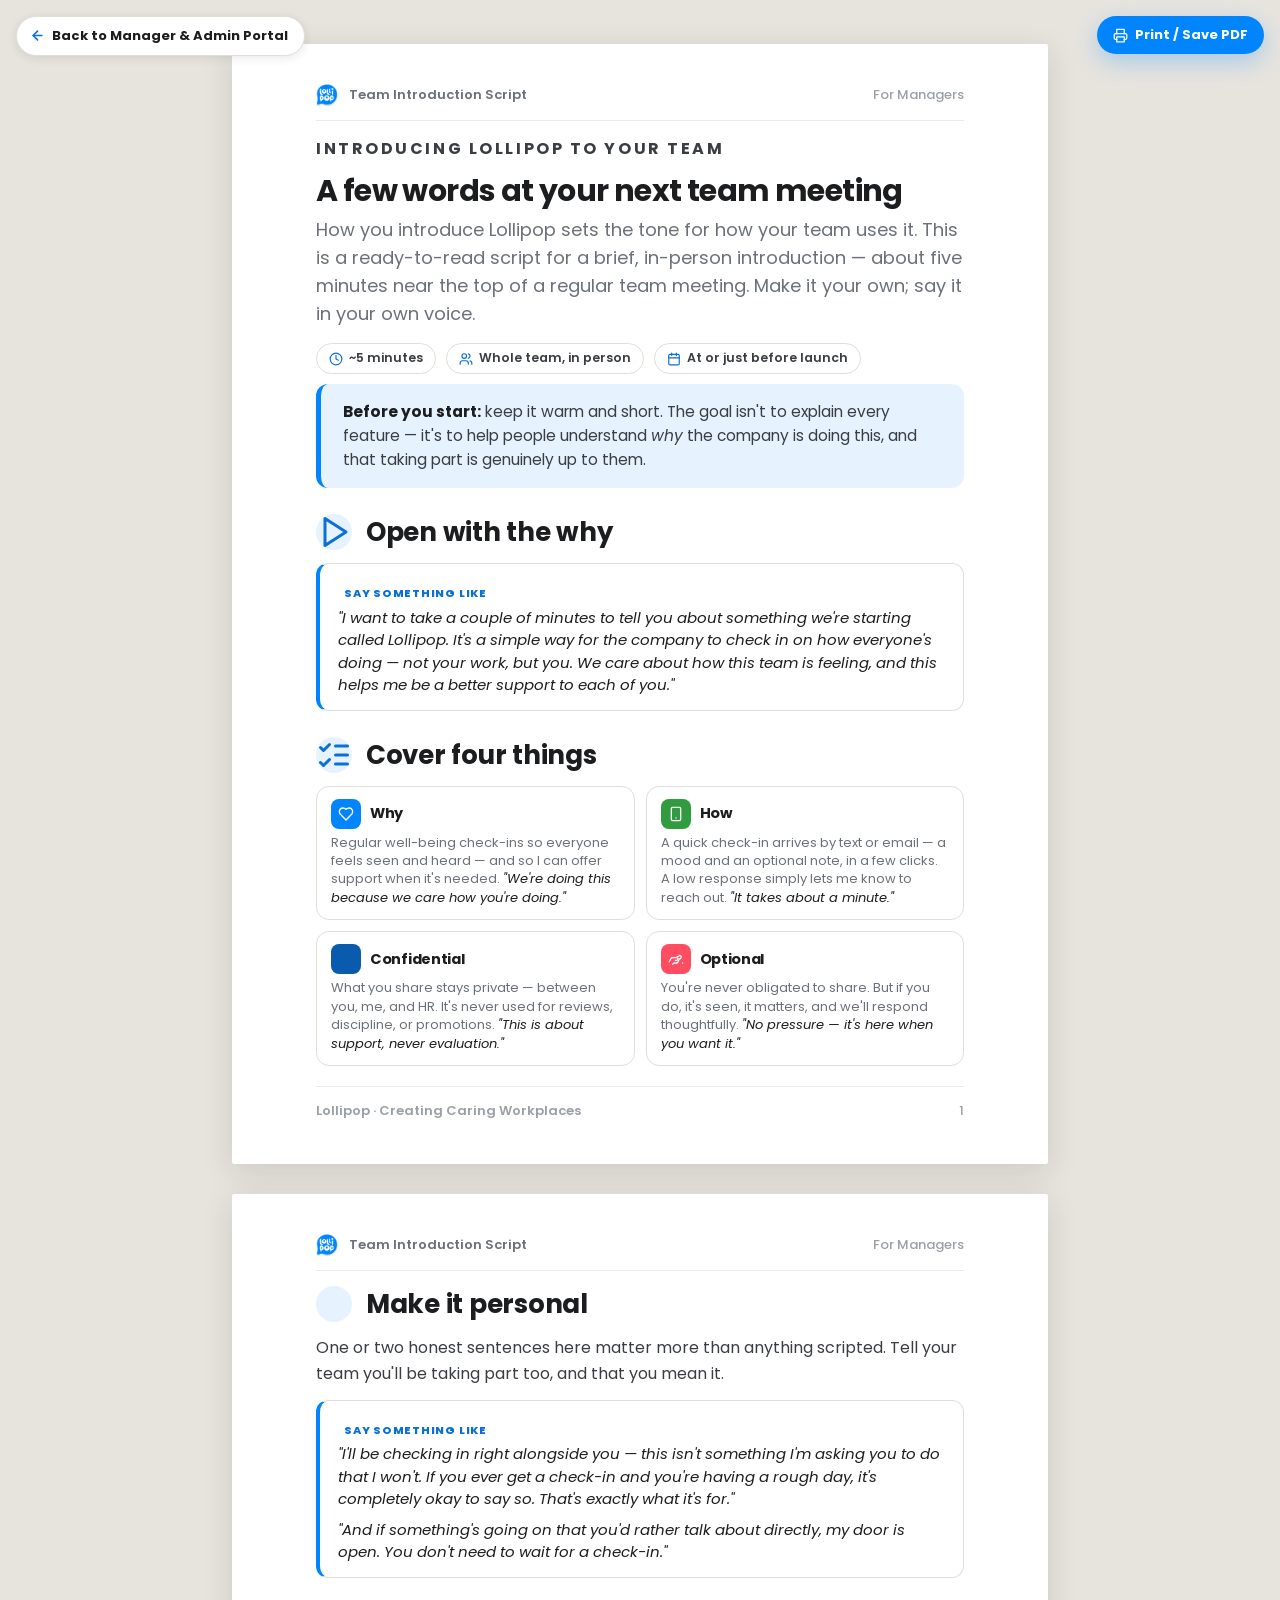
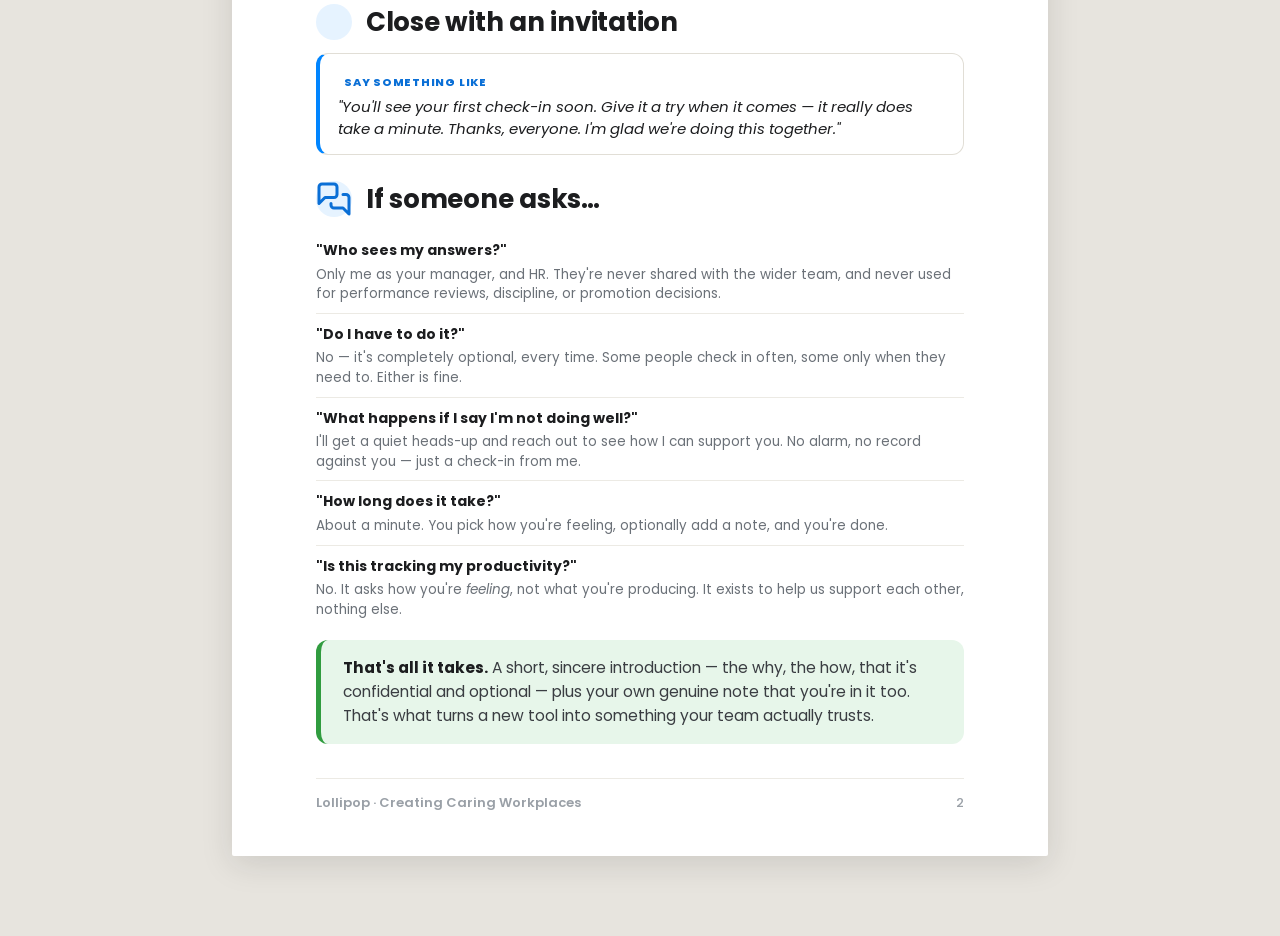
<file: customer-site/Team Introduction Script.html>
<!DOCTYPE html>
<html lang="en">
<head>
<meta charset="UTF-8">
<meta name="viewport" content="width=device-width, initial-scale=1.0">
<title>Team Introduction Script — Lollipop</title>
<link rel="stylesheet" href="_ds/lollipop-design-system-679df722-fc80-41a0-b664-2c92ff44d874/styles.css">
<link rel="stylesheet" href="doc.css">
<script src="icons.js"></script>
<style>
  /* Script-specific blocks */
  .meta-row { display: flex; flex-wrap: wrap; gap: 10px; margin: 2px 0 4px; }
  .pill { display: inline-flex; align-items: center; gap: 6px; font-size: 12.5px; font-weight: 600; color: var(--ink-700); background: var(--paper); border: 1px solid var(--line-300); border-radius: 999px; padding: 5px 12px; }
  .pill .ic-svg { width: 14px; height: 14px; color: var(--blue-600); }

  .agenda { width: 100%; border-collapse: collapse; margin: 4px 0 2px; }
  .agenda td { padding: 7px 10px; border-top: 1px solid var(--line-200); font-size: 14px; color: var(--ink-700); vertical-align: top; }
  .agenda tr:first-child td { border-top: none; }
  .agenda td.t { font-weight: 700; color: var(--ink-900); white-space: nowrap; width: 1%; }
  .agenda td.m { text-align: right; color: var(--coral-500); font-weight: 700; white-space: nowrap; width: 1%; }

  .say { position: relative; background: var(--paper); border: 1px solid var(--line-300); border-left: 4px solid var(--blue-500); border-radius: 12px; padding: 12px 16px 13px 18px; margin: 9px 0; }
  .say .lbl { display: inline-flex; align-items: center; gap: 6px; font-size: 11px; font-weight: 800; letter-spacing: .07em; text-transform: uppercase; color: var(--blue-600); margin-bottom: 5px; }
  .say .lbl .ic-svg { width: 14px; height: 14px; }
  .say p { font-size: 15px; line-height: 1.5; color: var(--ink-900); margin: 0; font-style: italic; }
  .say p + p { margin-top: 8px; }

  .four { display: grid; grid-template-columns: 1fr 1fr; gap: 11px; margin: 8px 0 2px; }
  .fcard { background: var(--paper); border: 1px solid var(--line-300); border-radius: 13px; padding: 12px 14px; }
  .fcard .fh { display: flex; align-items: center; gap: 9px; margin-bottom: 5px; }
  .fcard .fi { width: 30px; height: 30px; border-radius: 8px; display: flex; align-items: center; justify-content: center; flex: none; }
  .fcard .fi .ic-svg { width: 16px; height: 16px; color: #fff; }
  .fcard h4 { font-size: 14.5px; font-weight: 700; color: var(--ink-900); margin: 0; }
  .fcard p { font-size: 13px; line-height: 1.42; color: var(--ink-500); margin: 0; }
  .fcard p .qq { color: var(--ink-900); font-style: italic; }

  .qa { margin: 4px 0 2px; }
  .qa .qi { padding: 9px 0; border-top: 1px solid var(--line-200); }
  .qa .qi:first-child { border-top: none; }
  .qa .qq { font-size: 14px; font-weight: 700; color: var(--ink-900); margin: 0 0 3px; }
  .qa .aa { font-size: 13.5px; line-height: 1.45; color: var(--ink-500); margin: 0; }

  @media print { .noprint { display: none !important; } }
  .toolbar { position: fixed; top: 16px; right: 16px; display: flex; gap: 8px; z-index: 50; }
  .toolbar button { font-family: inherit; font-size: 13px; font-weight: 700; color: #fff; background: var(--blue-500); border: none; border-radius: 999px; padding: 9px 16px; cursor: pointer; box-shadow: var(--shadow-brand); display: inline-flex; align-items: center; gap: 7px; }
  .toolbar button:hover { background: var(--blue-600); }
  .toolbar button .ic-svg { width: 15px; height: 15px; }
</style>
<meta name="back-portal" content="index.html">
<script src="back-to-portal.js"></script>
</head>
<body>
<template id="__bundler_thumbnail">
  <svg viewBox="0 0 100 100" xmlns="http://www.w3.org/2000/svg">
    <rect width="100" height="100" fill="#FBF8F3"/>
    <path d="M35 33h30a7 7 0 0 1 7 7v14a7 7 0 0 1-7 7H50l-9 8v-8h-6a7 7 0 0 1-7-7V40a7 7 0 0 1 7-7z" fill="#0085FF"/>
    <circle cx="44" cy="47" r="2.6" fill="#fff"/>
    <circle cx="56" cy="47" r="2.6" fill="#fff"/>
    <path d="M43 53a7 7 0 0 0 14 0" fill="none" stroke="#fff" stroke-width="2.6" stroke-linecap="round"/>
  </svg>
</template>

<div class="toolbar noprint">
  <button onclick="window.print()"><iconify-icon icon="lucide:printer"></iconify-icon>Print / Save PDF</button>
</div>

<div class="doc">

  <!-- PAGE 1 -->
  <section class="page" data-screen-label="Team Introduction Script — page 1">
    <div class="phead"><div class="l"><img src="assets/logos/lollipop-mark.png" alt=""><span class="doctitle">Team Introduction Script</span></div><span>For Managers</span></div>
    <div class="doc-body">
      <p class="eyebrow-c">Introducing Lollipop to your team</p>
      <h1 style="font-size:30px;line-height:1.1;margin:2px 0 8px">A few words at your next team meeting</h1>
      <p class="lead" style="margin-top:0">How you introduce Lollipop sets the tone for how your team uses it. This is a ready-to-read script for a brief, in-person introduction — about five minutes near the top of a regular team meeting. Make it your own; say it in your own voice.</p>

      <div class="meta-row">
        <span class="pill"><iconify-icon icon="lucide:clock"></iconify-icon>~5 minutes</span>
        <span class="pill"><iconify-icon icon="lucide:users"></iconify-icon>Whole team, in person</span>
        <span class="pill"><iconify-icon icon="lucide:calendar"></iconify-icon>At or just before launch</span>
      </div>

      <div class="cal info" style="margin:10px 0 14px"><p><strong>Before you start:</strong> keep it warm and short. The goal isn't to explain every feature — it's to help people understand <em>why</em> the company is doing this, and that taking part is genuinely up to them.</p></div>

      <div class="sec"><span class="sec-num" style="font-size:14px"><iconify-icon icon="lucide:play" style="font-size:15px"></iconify-icon></span><h2>Open with the why</h2></div>
      <div class="say">
        <span class="lbl"><iconify-icon icon="lucide:quote"></iconify-icon>Say something like</span>
        <p>"I want to take a couple of minutes to tell you about something we're starting called Lollipop. It's a simple way for the company to check in on how everyone's doing — not your work, but <em>you</em>. We care about how this team is feeling, and this helps me be a better support to each of you."</p>
      </div>

      <div class="sec"><span class="sec-num" style="font-size:14px"><iconify-icon icon="lucide:list-checks" style="font-size:15px"></iconify-icon></span><h2>Cover four things</h2></div>
      <div class="four">
        <div class="fcard">
          <div class="fh"><span class="fi" style="background:var(--blue-500)"><iconify-icon icon="lucide:heart"></iconify-icon></span><h4>Why</h4></div>
          <p>Regular well-being check-ins so everyone feels seen and heard — and so I can offer support when it's needed. <span class="qq">"We're doing this because we care how you're doing."</span></p>
        </div>
        <div class="fcard">
          <div class="fh"><span class="fi" style="background:var(--positive)"><iconify-icon icon="lucide:smartphone"></iconify-icon></span><h4>How</h4></div>
          <p>A quick check-in arrives by text or email — a mood and an optional note, in a few clicks. A low response simply lets me know to reach out. <span class="qq">"It takes about a minute."</span></p>
        </div>
        <div class="fcard">
          <div class="fh"><span class="fi" style="background:var(--blue-700)"><iconify-icon icon="lucide:lock"></iconify-icon></span><h4>Confidential</h4></div>
          <p>What you share stays private — between you, me, and HR. It's never used for reviews, discipline, or promotions. <span class="qq">"This is about support, never evaluation."</span></p>
        </div>
        <div class="fcard">
          <div class="fh"><span class="fi" style="background:var(--coral-500)"><iconify-icon icon="lucide:hand-heart"></iconify-icon></span><h4>Optional</h4></div>
          <p>You're never obligated to share. But if you do, it's seen, it matters, and we'll respond thoughtfully. <span class="qq">"No pressure — it's here when you want it."</span></p>
        </div>
      </div>
    </div>
    <div class="pfoot"><span class="ccw">Lollipop · Creating Caring Workplaces</span><span>1</span></div>
  </section>

  <!-- PAGE 2 -->
  <section class="page" data-screen-label="Team Introduction Script — page 2">
    <div class="phead"><div class="l"><img src="assets/logos/lollipop-mark.png" alt=""><span class="doctitle">Team Introduction Script</span></div><span>For Managers</span></div>
    <div class="doc-body">
      <div class="sec"><span class="sec-num" style="font-size:14px"><iconify-icon icon="lucide:message-circle-heart" style="font-size:15px"></iconify-icon></span><h2>Make it personal</h2></div>
      <p>One or two honest sentences here matter more than anything scripted. Tell your team you'll be taking part too, and that you mean it.</p>
      <div class="say">
        <span class="lbl"><iconify-icon icon="lucide:quote"></iconify-icon>Say something like</span>
        <p>"I'll be checking in right alongside you — this isn't something I'm asking you to do that I won't. If you ever get a check-in and you're having a rough day, it's completely okay to say so. That's exactly what it's for."</p>
        <p>"And if something's going on that you'd rather talk about directly, my door is open. You don't need to wait for a check-in."</p>
      </div>

      <div class="sec"><span class="sec-num" style="font-size:14px"><iconify-icon icon="lucide:flag" style="font-size:15px"></iconify-icon></span><h2>Close with an invitation</h2></div>
      <div class="say">
        <span class="lbl"><iconify-icon icon="lucide:quote"></iconify-icon>Say something like</span>
        <p>"You'll see your first check-in soon. Give it a try when it comes — it really does take a minute. Thanks, everyone. I'm glad we're doing this together."</p>
      </div>

      <div class="sec"><span class="sec-num" style="font-size:14px"><iconify-icon icon="lucide:messages-square" style="font-size:15px"></iconify-icon></span><h2>If someone asks…</h2></div>
      <div class="qa">
        <div class="qi"><p class="qq">"Who sees my answers?"</p><p class="aa">Only me as your manager, and HR. They're never shared with the wider team, and never used for performance reviews, discipline, or promotion decisions.</p></div>
        <div class="qi"><p class="qq">"Do I have to do it?"</p><p class="aa">No — it's completely optional, every time. Some people check in often, some only when they need to. Either is fine.</p></div>
        <div class="qi"><p class="qq">"What happens if I say I'm not doing well?"</p><p class="aa">I'll get a quiet heads-up and reach out to see how I can support you. No alarm, no record against you — just a check-in from me.</p></div>
        <div class="qi"><p class="qq">"How long does it take?"</p><p class="aa">About a minute. You pick how you're feeling, optionally add a note, and you're done.</p></div>
        <div class="qi"><p class="qq">"Is this tracking my productivity?"</p><p class="aa">No. It asks how you're <em>feeling</em>, not what you're producing. It exists to help us support each other, nothing else.</p></div>
      </div>

      <div class="cal ok" style="margin-top:12px"><p><strong>That's all it takes.</strong> A short, sincere introduction — the why, the how, that it's confidential and optional — plus your own genuine note that you're in it too. That's what turns a new tool into something your team actually trusts.</p></div>
    </div>
    <div class="pfoot"><span class="ccw">Lollipop · Creating Caring Workplaces</span><span>2</span></div>
  </section>

</div>
</body>
</html>
</file>
<file: customer-site/_ds/lollipop-design-system-679df722-fc80-41a0-b664-2c92ff44d874/styles.css>
/* ============================================================
   Lollipop Design System — global entry point.
   Consumers link THIS file. Imports only — no rules here.
   ============================================================ */
@import "./tokens/fonts.css";
@import "./tokens/colors.css";
@import "./tokens/typography.css";
@import "./tokens/spacing.css";
@import "./tokens/base.css";
</file>
<file: customer-site/poster.css>
/* ============================================================
   Lollipop — one-sheet poster system (manager resources)
   A4 portrait · Poppins · DS tokens. Screen: sheet on a warm
   grey desk. Print: one physical page per .poster.
   ============================================================ */

@page { size: A4; margin: 0; }
html { background: #e7e4de; }
body { background: #e7e4de; margin: 0; font-family: var(--font-brand, 'Poppins', sans-serif); color: var(--ink-800); }

.posters { display: flex; flex-direction: column; align-items: center; gap: 30px; padding: 40px 16px 80px; }

.poster {
  width: 820px; min-height: 1160px; background: var(--cream);
  position: relative; box-shadow: 0 8px 32px rgba(28,29,31,0.14); border-radius: 3px;
  overflow: hidden; display: flex; flex-direction: column;
}
.poster .ptop { height: 10px; background: linear-gradient(90deg, var(--mood-terrible) 0 20%, var(--mood-bad) 20% 40%, var(--mood-okay) 40% 60%, var(--mood-good) 60% 80%, var(--mood-great) 80% 100%); }

/* Header */
.phdr { display: flex; align-items: center; gap: 22px; padding: 26px 46px; background: var(--coral-100); }
.phdr.pink { background: #ffe6ea; }
.phdr.peach { background: #ffe9d8; }
.phdr img { height: 62px; width: auto; }
.phdr h1 { font-size: 46px; font-weight: 800; letter-spacing: -0.025em; color: var(--ink-900); line-height: 1.0; }
.phdr .sig { margin-left: auto; text-align: right; font-size: 24px; font-weight: 800; color: var(--blue-500); line-height: 1.1; }

/* Body */
.pbody { flex: 1; padding: 26px 46px 28px; display: flex; flex-direction: column; }

/* Why it matters */
.why { display: grid; grid-template-columns: 188px 1fr; gap: 26px; align-items: center; margin-bottom: 20px; }
.why .wlbl { font-size: 42px; font-weight: 800; color: var(--ink-800); line-height: 0.98; letter-spacing: -0.02em; }
.why .wbox { background: var(--butter, #FBEFC4); border-radius: 22px; padding: 20px 26px; font-size: 18.5px; line-height: 1.42; color: var(--ink-800); }
.why .wbox p { margin: 0; }
.why .wbox ul { list-style: none; margin: 8px 0 0; padding: 0; }
.why .wbox li { position: relative; padding-left: 30px; margin-top: 5px; font-weight: 600; }
.why .wbox li::before { content: "\2714"; position: absolute; left: 0; top: 0; color: #1f8a3b; font-weight: 800; }

.ptitle { text-align: center; font-size: 36px; font-weight: 800; color: var(--ink-800); letter-spacing: -0.02em; margin: 6px 0 18px; }

/* Icon tile / circle */
.itile { width: 58px; height: 58px; border-radius: 16px; display: flex; align-items: center; justify-content: center; color: #fff; flex: none; }
.itile.circ { border-radius: 50%; }
.itile iconify-icon { font-size: 28px; }
.t-coral { background: var(--coral-500); } .t-blue { background: var(--blue-500); }
.t-amber { background: var(--mood-bad); } .t-green { background: #2fa24a; }
.t-purple { background: #6b4fc0; } .t-pink { background: #ff5d8a; }
.t-teal { background: #2bb3a3; } .t-ink { background: var(--ink-500); }

/* ---- Sheet 1: Pitfalls table ---- */
.ptbl { width: 100%; border-collapse: separate; border-spacing: 0; border-radius: 16px; overflow: hidden; border: 1px solid var(--line-300); }
.ptbl th { font-size: 18px; font-weight: 800; color: var(--blue-700); text-align: left; padding: 16px 18px 12px; line-height: 1.2; vertical-align: bottom; }
.ptbl td { padding: 16px 18px; vertical-align: top; font-size: 15px; line-height: 1.4; color: var(--ink-700); }
.ptbl tbody tr:nth-child(odd) td { background: #fdeef0; }
.ptbl tbody tr:nth-child(even) td { background: #e9f6ee; }
.ptbl .who { display: flex; flex-direction: column; gap: 10px; }
.ptbl .who b { font-size: 17px; font-weight: 800; color: var(--ink-900); line-height: 1.15; }
.ptbl ul { list-style: none; margin: 0; padding: 0; }
.ptbl ul li { position: relative; padding-left: 16px; margin-bottom: 6px; }
.ptbl ul li::before { content: ""; position: absolute; left: 2px; top: 9px; width: 5px; height: 5px; border-radius: 50%; background: var(--ink-400); }
.ptbl .try li::before { background: #2fa24a; }
.ptbl .why-c { font-weight: 600; color: var(--ink-800); }

/* ---- Sheet 2: Active listening rows ---- */
.al { display: flex; flex-direction: column; gap: 14px; }
.al-row { display: grid; grid-template-columns: 76px 1fr 1fr; gap: 0; border-radius: 16px; overflow: hidden; border: 1px solid var(--line-300); }
.al-row .ic { display: flex; align-items: center; justify-content: center; background: #fff; }
.al-row .left { background: #e9f6ee; padding: 18px 22px; }
.al-row .right { background: #fdeef0; padding: 18px 22px; display: flex; flex-direction: column; justify-content: center; }
.al-row .left h3 { font-size: 22px; font-weight: 800; color: var(--ink-900); margin: 0 0 5px; }
.al-row .left p { font-size: 15.5px; line-height: 1.4; color: var(--ink-700); margin: 0; }
.al-row .right ul { list-style: none; margin: 0; padding: 0; }
.al-row .right li { position: relative; padding-left: 26px; margin-bottom: 6px; font-size: 15.5px; color: var(--ink-700); line-height: 1.35; }
.al-row .right li::before { content: "\2714"; position: absolute; left: 0; top: 0; color: #1f8a3b; font-weight: 800; }
.al-row .right .try { font-size: 15.5px; color: var(--ink-700); line-height: 1.4; }
.al-row .right .try b { color: var(--ink-900); }
.al-row .right .try i { color: var(--ink-600); }

/* ---- Sheet 3: Body language grid ---- */
.blgrid { display: grid; grid-template-columns: 1fr 1fr; gap: 12px; }
.bl-item { display: flex; gap: 16px; align-items: flex-start; padding: 16px 18px; border-radius: 16px; }
.bl-item.a { background: #e6f2fb; } .bl-item.b { background: #fdeef0; }
.bl-item .ic { flex: none; }
.bl-item h3 { font-size: 19px; font-weight: 800; color: var(--ink-900); margin: 0 0 6px; line-height: 1.1; }
.bl-item p { font-size: 14px; line-height: 1.35; color: var(--ink-700); margin: 0 0 4px; }
.bl-item p b { color: var(--ink-900); font-weight: 700; }

/* Footer contact band */
.pfoot-band { margin-top: 18px; background: var(--butter, #FBEFC4); padding: 12px 46px; display: flex; align-items: center; gap: 26px; flex-wrap: wrap; }
.pfoot-band .tryl { font-size: 21px; font-weight: 800; color: var(--ink-800); letter-spacing: -0.01em; }
.pfoot-band .contacts { display: grid; grid-template-columns: auto auto; gap: 4px 26px; margin-left: auto; }
.pfoot-band .ct { display: flex; align-items: center; gap: 8px; font-size: 13.5px; font-weight: 700; color: var(--ink-800); white-space: nowrap; }
.pfoot-band .ct iconify-icon { color: var(--blue-500); font-size: 16px; }

@media print {
  html, body { background: #fff; }
  *, *::before, *::after { -webkit-print-color-adjust: exact !important; print-color-adjust: exact !important; }
  .posters { padding: 0; gap: 0; }
  .poster { box-shadow: none; border-radius: 0; width: auto; min-height: 100vh; break-after: page; page-break-after: always; }
  .poster:last-child { break-after: auto; }
}
</file>
<file: customer-site/doc.css>
/* ============================================================
   Lollipop — print-ready document system
   Letter pages (816×1056 @96dpi) · Poppins · DS tokens.
   Screen: paper sheets on a warm grey desk. Print: one sheet
   per physical page.
   ============================================================ */

@page { size: Letter; margin: 0; }

html { background: #e7e4de; }
body { background: #e7e4de; margin: 0; font-family: var(--font-body); color: var(--ink-700); }

.doc { display: flex; flex-direction: column; align-items: center; gap: 30px; padding: 44px 16px 80px; counter-reset: pg; }
.page { counter-increment: pg; }
.pfoot > span:last-child { font-size: 0; }
.pfoot > span:last-child::after { content: counter(pg); font-size: 13px; font-weight: 500; }

.page {
  width: 816px; min-height: 1056px; background: var(--paper); position: relative;
  box-shadow: 0 8px 32px rgba(28,29,31,0.13); border-radius: 2px;
  padding: 92px 84px 96px; display: flex; flex-direction: column;
}

/* running header / footer */
.phead, .pfoot { position: absolute; left: 84px; right: 84px; display: flex; align-items: center; justify-content: space-between; color: var(--ink-400); font-size: 13px; font-weight: 500; }
.phead { top: 40px; padding-bottom: 14px; border-bottom: 1px solid var(--line-200); }
.pfoot { bottom: 44px; padding-top: 14px; border-top: 1px solid var(--line-200); }
.phead .l { display: flex; align-items: center; gap: 11px; }
.phead img { height: 22px; }
.phead .doctitle { font-weight: 600; color: var(--ink-500); }
.pfoot .ccw { font-weight: 600; }

/* ---- Section headings & text ---- */
.sec { display: flex; align-items: flex-start; gap: 14px; margin: 26px 0 13px; }
.sec:first-child, .page > .sec:first-of-type { margin-top: 0; }
.sec-num { width: 36px; height: 36px; border-radius: 50%; background: var(--blue-50); color: var(--blue-600); font-weight: 800; font-size: 16px; display: flex; align-items: center; justify-content: center; flex: none; }
.sec h2 { font-size: 26px; font-weight: 700; line-height: 1.18; letter-spacing: -0.01em; color: var(--ink-900); margin: 3px 0 0; }
h3.sub { font-size: 19px; font-weight: 700; color: var(--ink-900); margin: 22px 0 8px; }
h4.subb { font-size: 16px; font-weight: 700; color: var(--coral-600); margin: 16px 0 6px; letter-spacing: 0.01em; }
.eyebrow-c { font-size: 12.5px; font-weight: 700; letter-spacing: 0.16em; text-transform: uppercase; color: var(--coral-500); margin: 0 0 8px; }

.doc-body p { font-size: 16px; line-height: 1.62; color: var(--ink-700); margin: 0 0 13px; }
.doc-body p.lead { font-size: 18px; color: var(--ink-500); line-height: 1.55; margin-bottom: 16px; }
.doc-body strong, .doc-body b { font-weight: 700; color: var(--ink-900); }
.doc-body a { color: var(--blue-600); font-weight: 600; }

/* ---- Lists ---- */
.doc-body ul { list-style: none; padding: 0; margin: 0 0 13px; }
.doc-body ul > li { position: relative; padding-left: 26px; margin-bottom: 7px; font-size: 16px; line-height: 1.55; color: var(--ink-700); }
.doc-body ul > li::before { content: ""; position: absolute; left: 5px; top: 9px; width: 8px; height: 8px; border-radius: 50%; background: var(--blue-300); }
.doc-body ol { counter-reset: li; list-style: none; padding: 0; margin: 0 0 15px; }
.doc-body ol > li { position: relative; counter-increment: li; padding-left: 38px; margin-bottom: 11px; font-size: 16px; line-height: 1.55; color: var(--ink-700); }
.doc-body ol > li::before { content: counter(li); position: absolute; left: 0; top: 1px; width: 26px; height: 26px; border-radius: 50%; background: var(--blue-500); color: #fff; font-size: 14px; font-weight: 700; display: flex; align-items: center; justify-content: center; }

/* ---- Tables ---- */
.btable { width: 100%; border-collapse: separate; border-spacing: 0; margin: 14px 0 20px; border: 1px solid var(--line-300); border-radius: 12px; overflow: hidden; }
.btable th { background: var(--ink-900); color: #fff; text-align: left; font-weight: 700; padding: 12px 18px; font-size: 12.5px; letter-spacing: 0.06em; text-transform: uppercase; }
.btable td { padding: 13px 18px; border-top: 1px solid var(--line-200); color: var(--ink-700); vertical-align: top; font-size: 15px; line-height: 1.5; }
.btable tbody tr:nth-child(even) td { background: var(--fill-100); }
.btable td:first-child { font-weight: 600; color: var(--ink-900); white-space: nowrap; }
.btable td.wrap:first-child, .btable.free td:first-child { white-space: normal; }

/* ---- Callouts ---- */
.cal { border-radius: 12px; padding: 16px 20px 16px 22px; margin: 16px 0; border-left: 5px solid; }
.cal p { margin: 0; font-size: 15.5px; line-height: 1.55; color: var(--ink-700); }
.cal h4 { font-size: 16px; font-weight: 700; margin: 0 0 5px; color: var(--ink-900); display: flex; align-items: center; gap: 9px; }
.cal h4 .ic-svg { width: 19px; height: 19px; }
.cal.info { background: var(--info-soft); border-color: var(--info); }
.cal.warn { background: var(--warning-soft); border-color: var(--warning); }
.cal.crit { background: var(--critical-soft); border-color: var(--critical); }
.cal.crit h4 { color: var(--coral-600); }
.cal.ok { background: var(--positive-soft); border-color: var(--positive); }

/* key-value meta strip */
.kv { display: grid; grid-template-columns: auto 1fr; gap: 7px 22px; font-size: 15px; }
.kv dt { color: var(--ink-400); font-weight: 600; }
.kv dd { margin: 0; color: var(--ink-800, var(--ink-900)); font-weight: 500; }

/* ============================================================
   COVER PAGE
   ============================================================ */
.cover-page { padding: 0; }
.cover-rule { height: 16px; background: linear-gradient(90deg, var(--mood-terrible) 0 20%, var(--mood-bad) 20% 40%, var(--mood-okay) 40% 60%, var(--mood-good) 60% 80%, var(--mood-great) 80% 100%); }
.cover-in { flex: 1; padding: 92px 84px 80px; display: flex; flex-direction: column; }
.cover-in .logo { height: 58px; width: auto; align-self: flex-start; }
.cover-eyebrow { margin-top: 64px; font-size: 15px; font-weight: 700; letter-spacing: 0.2em; text-transform: uppercase; color: var(--coral-500); }
.cover-page h1 { font-size: 52px; font-weight: 800; letter-spacing: -0.025em; line-height: 1.04; color: var(--ink-900); margin: 18px 0 0; }
.cover-page .tagline { font-size: 21px; color: var(--blue-600); font-weight: 600; margin: 22px 0 0; }
.cover-page .blurb { font-size: 18px; color: var(--ink-500); line-height: 1.55; margin: 22px 0 0; max-width: 560px; }
.cover-meta { margin-top: auto; padding-top: 30px; border-top: 1px solid var(--line-200); display: flex; justify-content: space-between; align-items: flex-end; gap: 40px; }
.cover-foot { display: flex; align-items: center; gap: 12px; font-size: 15px; font-weight: 600; color: var(--ink-400); }
.cover-foot img { height: 30px; }
.cover-faces { display: flex; gap: 10px; }
.cover-faces img { width: 52px; height: 52px; }

/* utility */
.mt0 { margin-top: 0; }
.tight { margin-bottom: 6px; }
.note { font-size: 14px; color: var(--ink-400); font-style: italic; }

/* ---- Checklist form (Pre-Launch Checklist) ---- */
.form-masthead { display: flex; align-items: center; justify-content: space-between; }
.form-masthead .ttl { display: flex; align-items: center; gap: 16px; }
.form-masthead img { height: 48px; }
.form-masthead h1 { font-size: 34px; font-weight: 800; color: var(--ink-900); letter-spacing: -0.02em; }
.form-masthead .meta { text-align: right; font-size: 13px; font-weight: 600; color: var(--ink-400); line-height: 1.5; }
.form-fill { display: flex; gap: 44px; margin: 22px 0 4px; }
.form-fill .ff { flex: 1; }
.form-fill label { font-size: 12px; font-weight: 700; letter-spacing: 0.1em; text-transform: uppercase; color: var(--ink-400); display: block; margin-bottom: 9px; }
.form-fill .line { border-bottom: 2px solid var(--line-300); height: 28px; }
.form-intro { font-size: 15px; color: var(--ink-500); margin: 14px 0 0; }
.phase-band { display: flex; align-items: baseline; gap: 12px; margin: 22px 0 8px; padding: 11px 18px; background: var(--fill-100); border-left: 5px solid var(--coral-500); border-radius: 9px; }
.phase-band h3 { font-size: 14px; font-weight: 800; letter-spacing: 0.07em; text-transform: uppercase; color: var(--ink-900); white-space: nowrap; }
.phase-band .rng { font-size: 13px; font-weight: 600; color: var(--ink-400); margin-left: auto; white-space: nowrap; }
.check-row { display: grid; grid-template-columns: 28px 46px 1fr; align-items: start; gap: 15px; padding: 8px 8px; border-bottom: 1px solid var(--line-200); }
.check-row .box { width: 24px; height: 24px; border: 2px solid #c4c9cf; border-radius: 6px; margin-top: 0; }
.check-row .stp { font-size: 13px; font-weight: 700; color: var(--blue-600); background: var(--blue-50); border-radius: 6px; text-align: center; padding: 4px 0; }
.check-row .stp.dash { color: var(--ink-400); background: var(--fill-100); }
.check-row .itm { font-size: 15.5px; line-height: 1.4; color: var(--ink-700); padding-top: 2px; }
.signoff { display: flex; gap: 44px; margin-top: 30px; }
.signoff .ff { flex: 1; }
.signoff label { font-size: 12px; font-weight: 700; letter-spacing: 0.1em; text-transform: uppercase; color: var(--ink-400); display: block; margin-bottom: 9px; }
.signoff .line { border-bottom: 2px solid var(--line-300); height: 28px; }

/* ---- Numbered step list (process docs) ---- */
.phase-sub { font-size: 13px; font-weight: 800; letter-spacing: 0.08em; text-transform: uppercase; color: var(--coral-500); margin: 20px 0 4px; }
.steps-list { margin: 4px 0 8px; }
.step { display: grid; grid-template-columns: 42px 1fr; gap: 16px; padding: 12px 0; border-top: 1px solid var(--line-200); }
.steps-list .step:first-child { border-top: none; }
.step .n { width: 38px; height: 38px; border-radius: 50%; background: var(--blue-500); color: #fff; font-weight: 800; font-size: 16px; display: flex; align-items: center; justify-content: center; flex: none; }
.step .b p { font-size: 15.5px; line-height: 1.5; color: var(--ink-700); margin: 0; }
.step .b p strong { color: var(--ink-900); }
.step .b .owner { display: inline-block; margin-top: 8px; font-size: 11.5px; font-weight: 700; letter-spacing: 0.05em; text-transform: uppercase; color: var(--blue-700); background: var(--blue-50); padding: 4px 11px; border-radius: 999px; white-space: nowrap; }

/* ---- Table of contents ---- */
.toc { margin-top: 10px; }
.toc-row { display: flex; align-items: baseline; gap: 16px; padding: 10px 0; border-bottom: 1px solid var(--line-200); }
.toc-row .n { width: 30px; font-weight: 800; color: var(--coral-500); font-size: 16px; flex: none; }
.toc-row .t { font-weight: 600; color: var(--ink-900); font-size: 16.5px; }
.toc-row .pg { margin-left: auto; color: var(--ink-400); font-weight: 600; font-size: 14px; }

/* ---- Simple checkbox list (completion checklist in flow) ---- */
.cbx { list-style: none; padding: 0; margin: 6px 0 0; }
.cbx li { position: relative; padding-left: 38px; margin-bottom: 11px; font-size: 15.5px; line-height: 1.45; color: var(--ink-700); }
.cbx li::before { content: ""; position: absolute; left: 0; top: 0; width: 22px; height: 22px; border: 2px solid #c4c9cf; border-radius: 6px; }

/* ---- "To confirm" draft callout (Onboarding Document) ---- */
.confirm { background: var(--warning-soft); border: 1px solid #f1d18f; border-left: 5px solid var(--warning); border-radius: 12px; padding: 14px 20px; margin: 14px 0; }
.confirm .tag { font-size: 11px; font-weight: 800; letter-spacing: 0.1em; text-transform: uppercase; color: #b06f06; display: flex; align-items: center; gap: 7px; }
.confirm .tag .ic-svg { width: 15px; height: 15px; }
.confirm .q { font-size: 15.5px; font-weight: 700; color: var(--ink-900); margin: 7px 0 4px; }
.confirm .s { font-size: 15px; color: var(--ink-700); font-style: italic; line-height: 1.5; margin: 0; }

/* ---- Email template card ---- */
.email { border: 1px solid var(--line-300); border-radius: 12px; overflow: hidden; margin: 13px 0; box-shadow: var(--shadow-xs); }
.email .eh { background: var(--fill-100); padding: 11px 18px; border-bottom: 1px solid var(--line-200); }
.email .eh .subj { font-size: 14.5px; font-weight: 700; color: var(--ink-900); }
.email .eh .lbl { font-size: 11px; font-weight: 700; letter-spacing: 0.08em; text-transform: uppercase; color: var(--ink-400); }
.email .eb { padding: 14px 18px; font-size: 14.5px; line-height: 1.55; color: var(--ink-700); }
.email .eb .fld { color: var(--blue-600); font-weight: 600; }

/* ---- Meeting scripts: openers, timed segments, "Say" cues ---- */
.meta-chips { display: flex; flex-wrap: wrap; gap: 10px; margin: 14px 0 4px; }
.meta-chips .mc { font-size: 13.5px; background: var(--fill-100); border: 1px solid var(--line-200); border-radius: 999px; padding: 7px 15px; color: var(--ink-700); display: flex; align-items: center; gap: 8px; }
.meta-chips .mc .ic-svg { width: 15px; height: 15px; color: var(--ink-400); }
.meta-chips .mc b { color: var(--ink-900); font-weight: 700; }
.seg { margin-top: 15px; }
.seg-h { display: flex; align-items: center; gap: 13px; }
.seg-h .n { width: 34px; height: 34px; border-radius: 50%; background: var(--coral-500); color: #fff; font-weight: 800; font-size: 15px; display: flex; align-items: center; justify-content: center; flex: none; }
.seg-h h3 { font-size: 19px; font-weight: 700; color: var(--ink-900); }
.seg-h .time { margin-left: auto; font-size: 12.5px; font-weight: 700; color: var(--blue-700); background: var(--blue-50); padding: 5px 13px; border-radius: 999px; display: flex; align-items: center; gap: 6px; white-space: nowrap; }
.seg-h .time .ic-svg { width: 14px; height: 14px; }
.seg-body { margin-top: 7px; margin-left: 47px; }
.seg-body ul { margin: 8px 0 0; }
.seg-body p { font-size: 15.5px; }
.say { background: var(--info-soft); border-left: 5px solid var(--blue-500); border-radius: 12px; padding: 13px 18px; margin: 4px 0 10px; }
.say .tag { font-size: 11px; font-weight: 800; letter-spacing: 0.1em; text-transform: uppercase; color: var(--blue-700); display: flex; align-items: center; gap: 7px; margin-bottom: 6px; }
.say .tag .ic-svg { width: 15px; height: 15px; }
.say p { margin: 0; font-style: italic; font-size: 15.5px; line-height: 1.55; color: var(--ink-700); }

@media print {
  html, body { background: #fff; }
  *, *::before, *::after { -webkit-print-color-adjust: exact !important; print-color-adjust: exact !important; }
  .doc { padding: 0; gap: 0; }
  .page { box-shadow: none; border-radius: 0; margin: 0; width: auto; min-height: 100vh; break-after: page; page-break-after: always; }
  .page:last-child { break-after: auto; page-break-after: auto; }
  .btable, .cal, .sec, figure { break-inside: avoid; page-break-inside: avoid; }
}
</file>
<file: customer-site/appendix.css>
/* ============================================================
   Lollipop — Playbook appendix + folded-in walkthrough styles.
   Loaded only by the Customer Onboarding Playbook (the one
   complete internal manual). Mockup-frame styles are carried
   over verbatim from the former standalone Walkthroughs doc;
   the path-flag / tool-link / demo helpers are new.
   ============================================================ */

/* ---- Walkthrough step annotations ---- */
.wstep { margin-top: 22px; }
.wstep.first { margin-top: 4px; }
.whead { display: flex; align-items: center; gap: 13px; }
.whead .wn { width: 34px; height: 34px; border-radius: 50%; background: var(--blue-500); color: #fff; font-weight: 800; font-size: 15px; display: flex; align-items: center; justify-content: center; flex: none; }
.whead h3 { font-size: 19px; font-weight: 700; color: var(--ink-900); }
.wmeta { font-size: 12.5px; font-weight: 600; color: var(--ink-400); margin: 8px 0 0 47px; display: flex; flex-wrap: wrap; gap: 3px 16px; }
.wmeta .ts { color: var(--blue-600); display: inline-flex; align-items: center; gap: 5px; white-space: nowrap; }
.wmeta .ts .ic-svg { width: 13px; height: 13px; }
.wbody { margin-left: 47px; }
.qt { border-left: 4px solid var(--coral-300); background: var(--fill-100); padding: 9px 16px; margin: 11px 0; font-style: italic; color: var(--ink-600); font-size: 14px; line-height: 1.5; border-radius: 0 10px 10px 0; }
.why { font-size: 14px; color: var(--ink-700); line-height: 1.5; margin: 11px 0 0; }
.why b { color: var(--ink-900); }
.why .crit { color: var(--coral-600); font-weight: 700; }

/* ---- Browser-window mockup frame ---- */
.win { border: 1px solid var(--line-300); border-radius: 12px; overflow: hidden; box-shadow: var(--shadow-md); margin: 13px 0 2px; background: #fff; }
.win-bar { background: #edeae4; padding: 8px 14px; display: flex; align-items: center; gap: 7px; border-bottom: 1px solid var(--line-200); }
.win-bar i { width: 10px; height: 10px; border-radius: 50%; background: #cfcabf; display: block; }
.win-bar .url { flex: 1; margin-left: 10px; background: #fff; border: 1px solid var(--line-300); border-radius: 7px; padding: 4px 12px; font-size: 11.5px; color: var(--ink-400); }
.win-body { background: var(--cream); padding: 16px 18px; }
.scr-top { display: flex; align-items: center; justify-content: space-between; margin-bottom: 13px; gap: 12px; }
.scr-top h5 { font-size: 17px; font-weight: 700; color: var(--ink-900); }
.btns { display: flex; gap: 8px; }
.btn { font-size: 11.5px; font-weight: 700; padding: 7px 14px; border-radius: 999px; border: 1px solid var(--line-300); background: #fff; color: var(--ink-700); letter-spacing: 0.03em; white-space: nowrap; }
.btn.pri { background: var(--blue-500); color: #fff; border-color: var(--blue-500); }
.card-w { background: #fff; border: 1px solid var(--line-300); border-radius: 12px; padding: 18px; }
.field { margin-bottom: 12px; }
.field:last-child { margin-bottom: 0; }
.field label { font-size: 10.5px; font-weight: 700; letter-spacing: 0.06em; text-transform: uppercase; color: var(--ink-400); display: block; margin-bottom: 6px; }
.input { background: #fff; border: 1px solid var(--line-300); border-radius: 10px; padding: 9px 13px; font-size: 13.5px; color: var(--ink-900); font-weight: 500; }
.input.ph { color: var(--ink-400); font-weight: 400; }
.spill { display: inline-flex; align-items: center; gap: 7px; font-size: 12.5px; font-weight: 700; padding: 6px 14px; border-radius: 999px; }
.spill::before { content: ""; width: 8px; height: 8px; border-radius: 50%; background: currentColor; }
.spill.off { background: var(--fill-200); color: var(--ink-500); }
.spill.on { background: var(--positive-soft); color: #1f7a33; }
.banner { display: flex; align-items: center; gap: 10px; background: var(--positive-soft); border: 1px solid #bfe6c8; color: #1f7a33; border-radius: 10px; padding: 10px 14px; font-size: 13.5px; font-weight: 600; margin-bottom: 14px; }
.banner .ic-svg { width: 18px; height: 18px; }
.mgauges { display: flex; gap: 16px; }
.mg { flex: 1; background: #fff; border: 1px solid var(--line-300); border-radius: 12px; padding: 14px; display: flex; align-items: center; gap: 14px; }
.mg .ring { width: 56px; height: 56px; border-radius: 50%; background: conic-gradient(var(--fill-200) 0 100%); display: grid; place-items: center; flex: none; }
.mg .ring .hole { width: 40px; height: 40px; background: #fff; border-radius: 50%; display: grid; place-items: center; font-size: 14px; font-weight: 800; color: var(--ink-400); }
.mg .lbl { font-size: 12px; color: var(--ink-400); font-weight: 600; }
.mg .lbl b { display: block; font-size: 15px; color: var(--ink-900); font-weight: 700; margin-top: 2px; }
.mtbl { width: 100%; border-collapse: separate; border-spacing: 0; font-size: 12.5px; background: #fff; border-radius: 10px; overflow: hidden; border: 1px solid var(--line-300); }
.mtbl th { background: var(--fill-100); text-align: left; padding: 8px 12px; font-size: 10px; letter-spacing: 0.04em; text-transform: uppercase; color: var(--ink-400); font-weight: 700; }
.mtbl td { padding: 8px 12px; border-top: 1px solid var(--line-200); color: var(--ink-700); }
.mtbl td b { color: var(--ink-900); }
.mtbl .empty { text-align: center; color: var(--ink-400); font-style: italic; padding: 20px; }
.sheet { width: 100%; border-collapse: separate; border-spacing: 0; font-size: 11px; background: #fff; border: 1px solid #c9cdd2; border-radius: 6px; overflow: hidden; }
.sheet th { padding: 7px 9px; font-weight: 700; border-right: 1px solid #dfe2e6; border-bottom: 1px solid #c9cdd2; text-align: left; white-space: nowrap; }
.sheet th.req { background: #fdecea; color: #c0392b; }
.sheet th.opt { background: #eef0f2; color: var(--ink-500); }
.sheet th.rn, .sheet td.rn { background: #eef0f2; color: var(--ink-400); text-align: center; width: 26px; font-weight: 700; border-right: 1px solid #dfe2e6; }
.sheet td { padding: 6px 9px; border-right: 1px solid #eceef1; border-top: 1px solid #eceef1; color: var(--ink-700); white-space: nowrap; }
.drop { border: 2px dashed var(--blue-300); border-radius: 12px; background: var(--blue-50); padding: 22px; text-align: center; color: var(--blue-700); }
.drop .ic-svg { width: 30px; height: 30px; margin-bottom: 6px; }
.drop b { display: block; font-size: 14px; font-weight: 700; }
.drop span { font-size: 12px; color: var(--blue-600); }
.report-card { background: #fff; border: 1px solid var(--line-300); border-radius: 12px; overflow: hidden; }
.report-card .rh { background: var(--fill-100); padding: 11px 16px; border-bottom: 1px solid var(--line-200); display: flex; align-items: center; gap: 9px; }
.report-card .rh .ic-svg { width: 17px; height: 17px; color: var(--ink-400); }
.report-card .rh b { font-size: 13.5px; color: var(--ink-900); }
.report-card .rh span { font-size: 11.5px; color: var(--ink-400); margin-left: auto; }
.report-card .rb { padding: 14px 16px; }
.stat-row { display: flex; gap: 12px; margin-bottom: 12px; }
.stat { flex: 1; border-radius: 10px; padding: 12px 14px; display: flex; align-items: center; gap: 10px; }
.stat .ic-svg { width: 22px; height: 22px; }
.stat b { font-size: 22px; font-weight: 800; }
.stat span { font-size: 12px; font-weight: 600; }
.stat.ok { background: var(--positive-soft); color: #1f7a33; }
.stat.err { background: var(--critical-soft); color: var(--coral-600); }
.errlist { font-size: 12.5px; color: var(--ink-600); background: var(--fill-100); border-radius: 8px; padding: 10px 14px; }
.errlist b { color: var(--coral-600); }
.av { display: inline-flex; gap: 3px; }
.av span { width: 22px; height: 22px; border-radius: 50%; background: var(--blue-100); color: var(--blue-700); font-size: 10px; font-weight: 800; display: inline-flex; align-items: center; justify-content: center; border: 1.5px solid #fff; }

/* ---- Part 2 — screen-card index, tabs, matrix ---- */
.scards { display: grid; grid-template-columns: 1fr 1fr; gap: 14px; margin: 16px 0 4px; }
.scard2 { border: 1px solid var(--line-300); border-radius: 12px; padding: 14px 16px; background: #fff; }
.scard2 .sh { display: flex; align-items: center; gap: 10px; margin-bottom: 8px; }
.scard2 .ic { width: 34px; height: 34px; border-radius: 9px; background: var(--blue-50); color: var(--blue-600); display: flex; align-items: center; justify-content: center; flex: none; }
.scard2 .ic .ic-svg { width: 18px; height: 18px; }
.scard2 h4 { font-size: 15px; font-weight: 700; color: var(--ink-900); }
.scard2 p { font-size: 13px; line-height: 1.45; color: var(--ink-500); margin: 0; }
.tabsbar { display: flex; flex-wrap: wrap; gap: 6px; margin-bottom: 12px; }
.tabsbar span { font-size: 12px; font-weight: 600; padding: 7px 13px; border-radius: 999px; background: var(--fill-100); color: var(--ink-500); white-space: nowrap; }
.tabsbar span.on { background: var(--blue-500); color: #fff; }
.matrix { width: 100%; border-collapse: separate; border-spacing: 0; font-size: 12.5px; background: #fff; border: 1px solid var(--line-300); border-radius: 10px; overflow: hidden; }
.matrix th { background: var(--fill-100); padding: 9px 12px; font-size: 11px; font-weight: 700; color: var(--ink-500); text-align: center; }
.matrix th:first-child { text-align: left; }
.matrix td { padding: 9px 12px; border-top: 1px solid var(--line-200); text-align: center; color: var(--ink-700); }
.matrix td:first-child { text-align: left; font-weight: 600; color: var(--ink-900); }
.matrix .yes { color: var(--positive); }
.matrix .yes .ic-svg { width: 16px; height: 16px; }
.matrix .no { color: var(--ink-300, #c4c9cf); }
.clue { display: inline-flex; align-items: center; justify-content: center; width: 24px; height: 24px; border-radius: 50%; background: var(--coral-500); color: #fff; font-size: 12px; font-weight: 800; flex: none; }

/* ============================================================
   NEW — Playbook helpers (integration paths, tool links, demo)
   ============================================================ */

/* Manual vs Integrated path flags (inline on steps) */
.pflags { display: inline-flex; gap: 6px; margin-left: 8px; vertical-align: middle; }
.pflag { font-size: 10.5px; font-weight: 800; letter-spacing: 0.04em; text-transform: uppercase; padding: 3px 9px; border-radius: 999px; white-space: nowrap; display: inline-flex; align-items: center; gap: 5px; }
.pflag::before { content: ""; width: 7px; height: 7px; border-radius: 50%; background: currentColor; }
.pflag.manual { background: var(--warning-soft); color: #b06f06; }
.pflag.integrated { background: var(--info-soft); color: var(--blue-700); }
.pflag.skip { background: var(--positive-soft); color: #1f7a33; }

/* Legend row for the flags */
.pflag-legend { display: flex; flex-wrap: wrap; gap: 18px; margin: 4px 0 14px; font-size: 13px; color: var(--ink-600); }
.pflag-legend span { display: inline-flex; align-items: center; gap: 8px; }

/* Integration comparison table — emphasize the "saved" column */
.cmp td.save { color: #1f7a33; font-weight: 600; }
.cmp td.still { color: #b06f06; font-weight: 600; }

/* Tool-link chips (direct links to Slack, 7Shifts, etc.) */
.toollinks { display: flex; flex-wrap: wrap; gap: 10px; margin: 12px 0 6px; }
.toollink { display: inline-flex; align-items: center; gap: 9px; text-decoration: none; border: 1px solid var(--line-300); border-radius: 12px; padding: 10px 15px; background: #fff; box-shadow: var(--shadow-xs); transition: transform 140ms var(--ease-out), box-shadow 140ms var(--ease-out); }
.toollink:hover { transform: translateY(-2px); box-shadow: var(--shadow-sm); }
.toollink .tlic { width: 30px; height: 30px; border-radius: 8px; display: flex; align-items: center; justify-content: center; color: #fff; flex: none; }
.toollink .tlic .ic-svg { width: 17px; height: 17px; }
.toollink .tlt { display: flex; flex-direction: column; line-height: 1.25; }
.toollink .tlt b { font-size: 14px; color: var(--ink-900); font-weight: 700; }
.toollink .tlt span { font-size: 12px; color: var(--blue-600); font-weight: 600; }

/* Appendix divider page */
.appx-cover { display: flex; flex-direction: column; justify-content: center; align-items: flex-start; }
.appx-cover .ax { font-size: 15px; font-weight: 800; letter-spacing: 0.18em; text-transform: uppercase; color: var(--coral-500); }
.appx-cover h2 { font-size: 40px; font-weight: 800; letter-spacing: -0.02em; color: var(--ink-900); margin: 14px 0 0; line-height: 1.06; }
.appx-cover p { font-size: 17px; color: var(--ink-500); line-height: 1.55; margin: 18px 0 0; max-width: 560px; }
.appx-cover .axmark { height: 46px; margin-bottom: 30px; }

/* Resource/link list (live links to letters, tools, videos) */
.linklist { margin: 10px 0 6px; }
.linkrow { display: flex; align-items: center; gap: 13px; padding: 12px 0; border-top: 1px solid var(--line-200); }
.linkrow:first-child { border-top: none; }
.linkrow .lic { width: 36px; height: 36px; border-radius: 10px; background: var(--blue-50); color: var(--blue-600); display: flex; align-items: center; justify-content: center; flex: none; }
.linkrow .lic .ic-svg { width: 19px; height: 19px; }
.linkrow .lbody { flex: 1; }
.linkrow .lbody b { font-size: 15.5px; color: var(--ink-900); font-weight: 700; display: block; }
.linkrow .lbody span { font-size: 13.5px; color: var(--ink-500); }
.linkrow a.go { font-size: 13px; font-weight: 700; color: var(--blue-600); white-space: nowrap; text-decoration: none; display: inline-flex; align-items: center; gap: 5px; }
.linkrow a.go .ic-svg { width: 14px; height: 14px; }
.flag-todo { font-size: 11px; font-weight: 700; color: #b06f06; background: var(--warning-soft); border-radius: 999px; padding: 2px 8px; margin-left: 6px; white-space: nowrap; }
</file>
